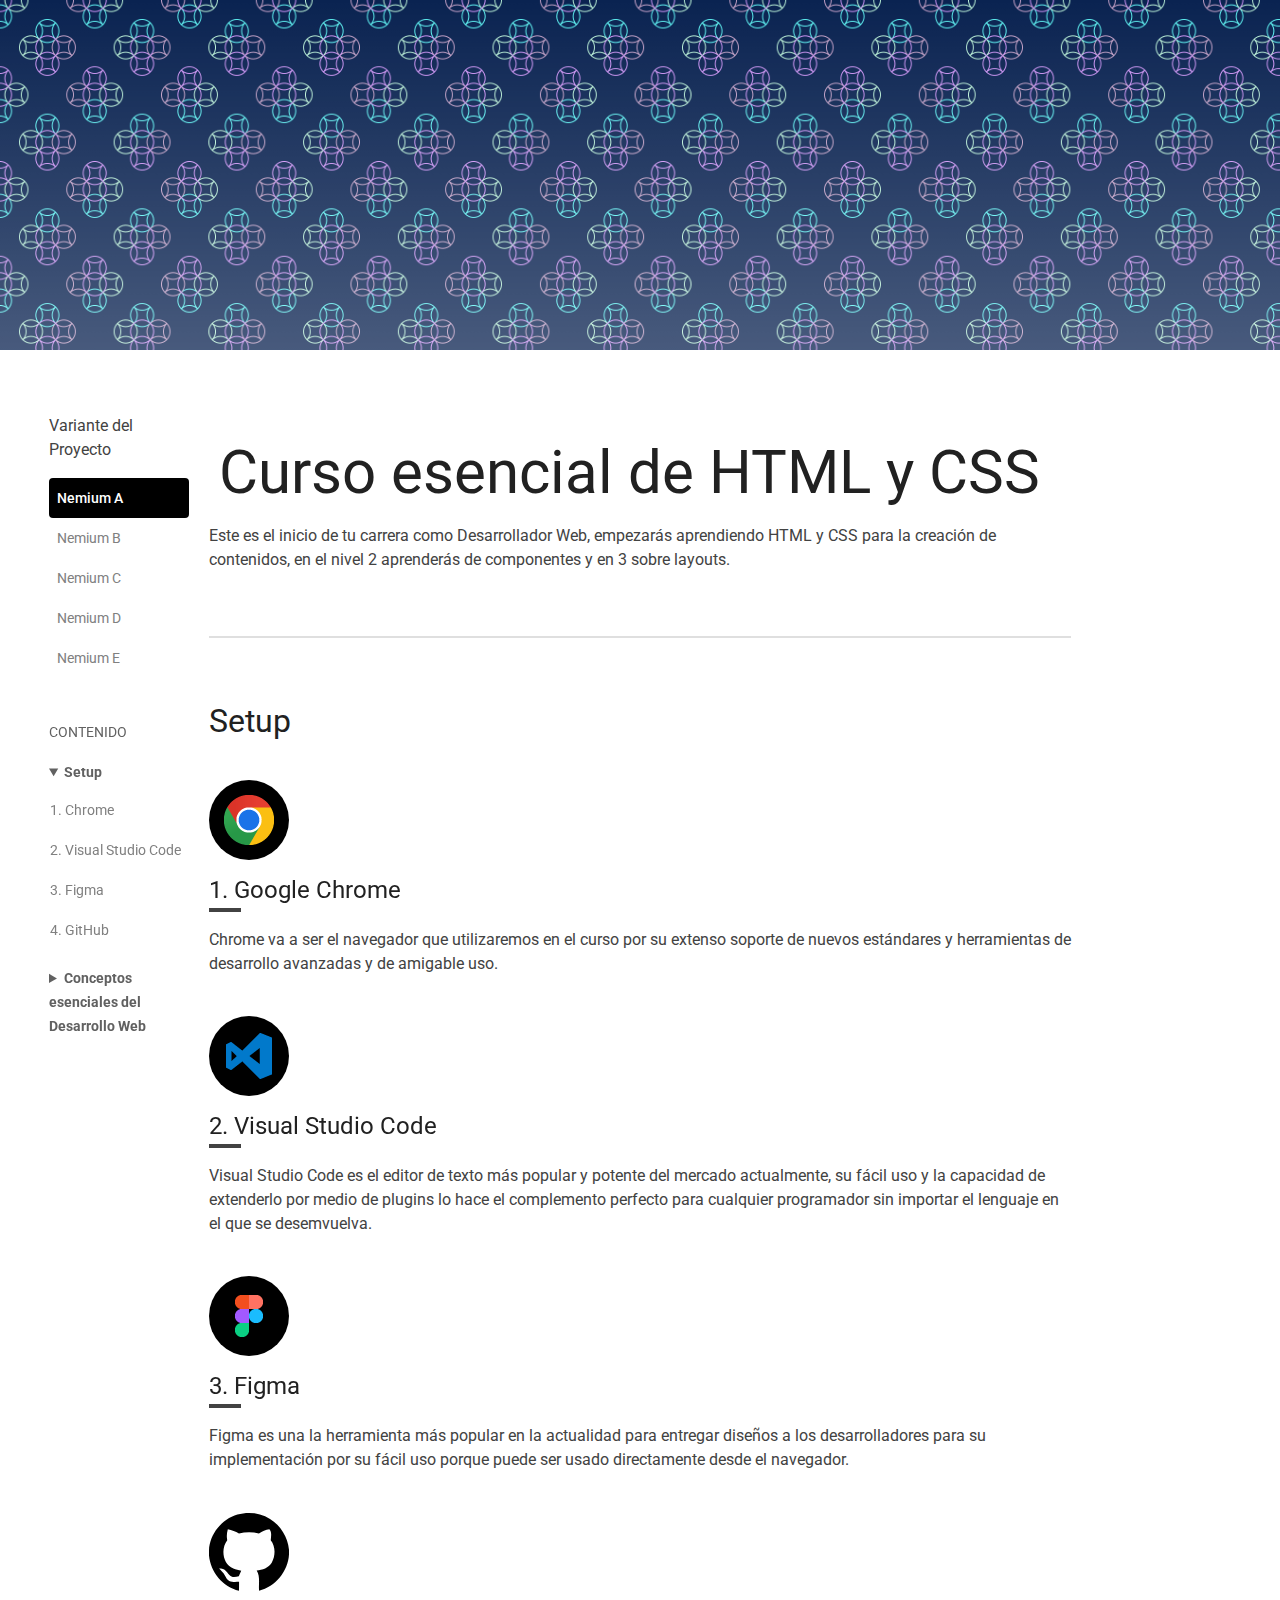
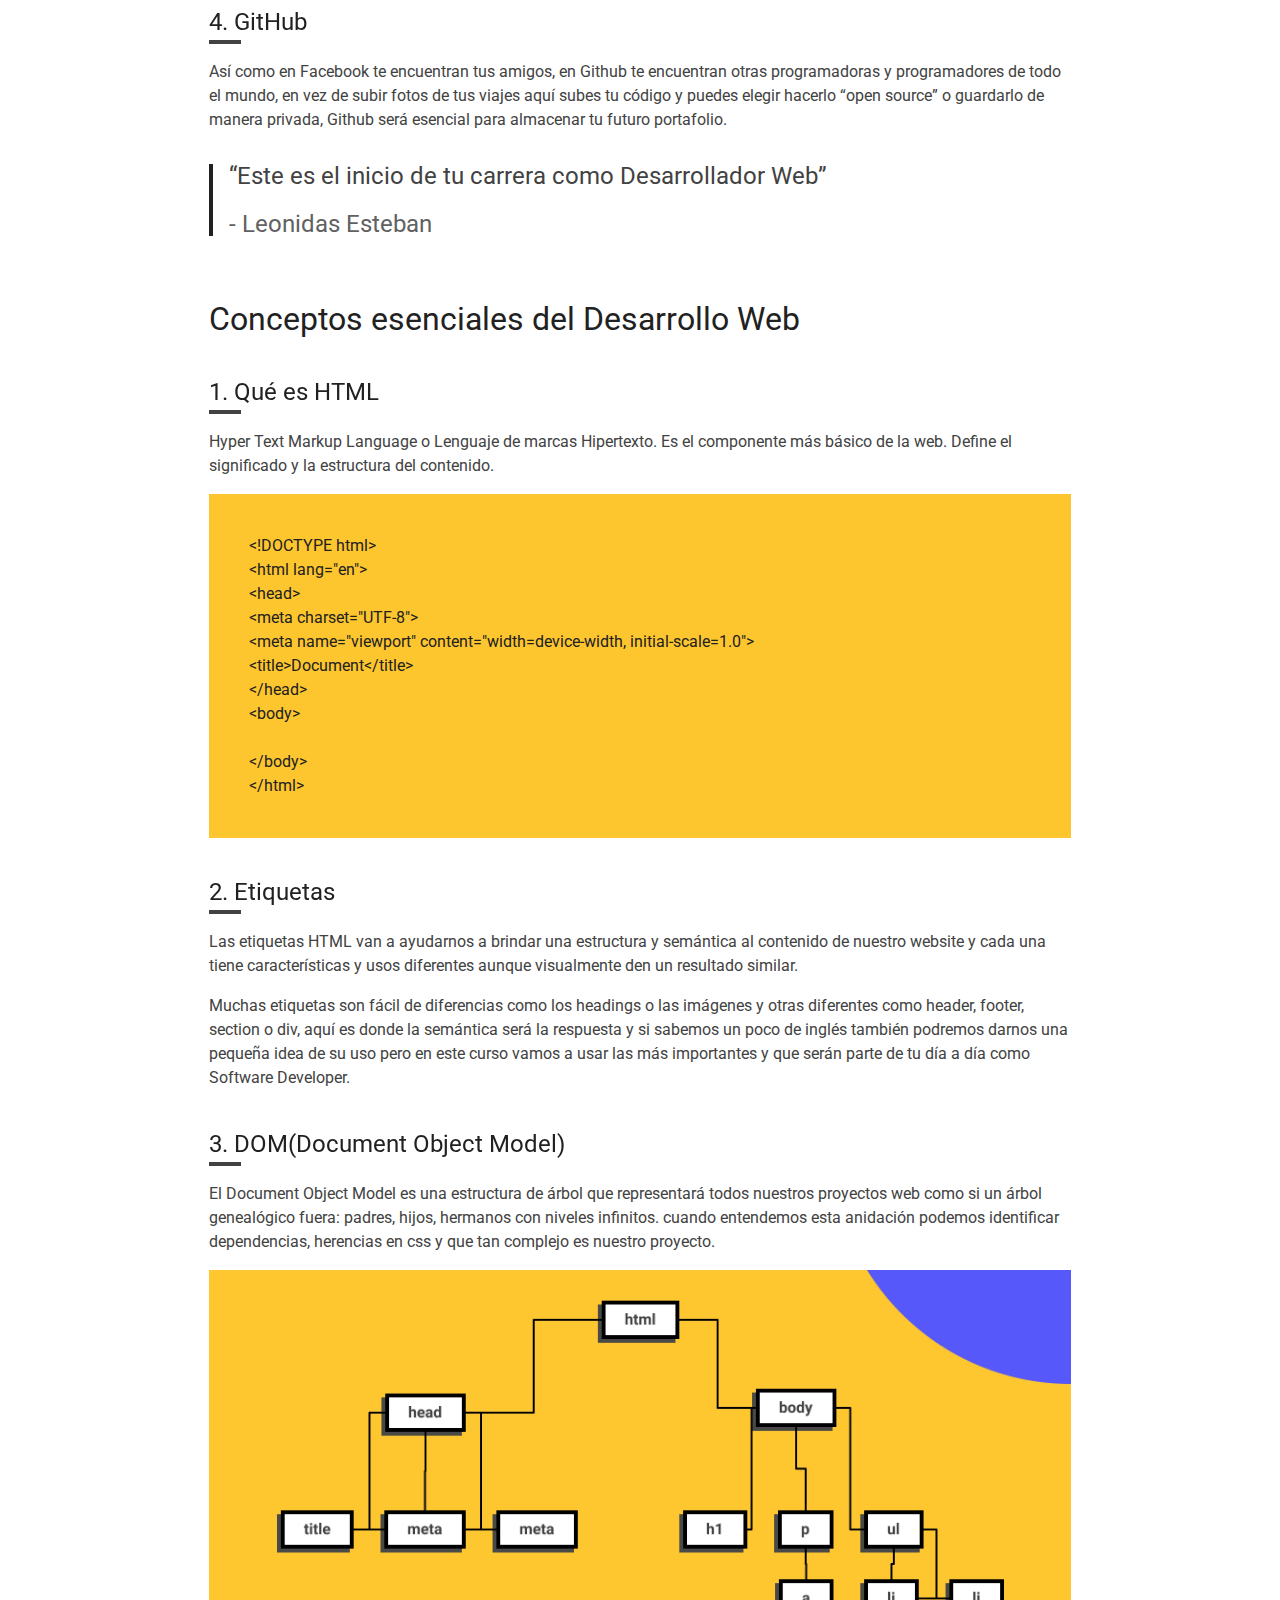
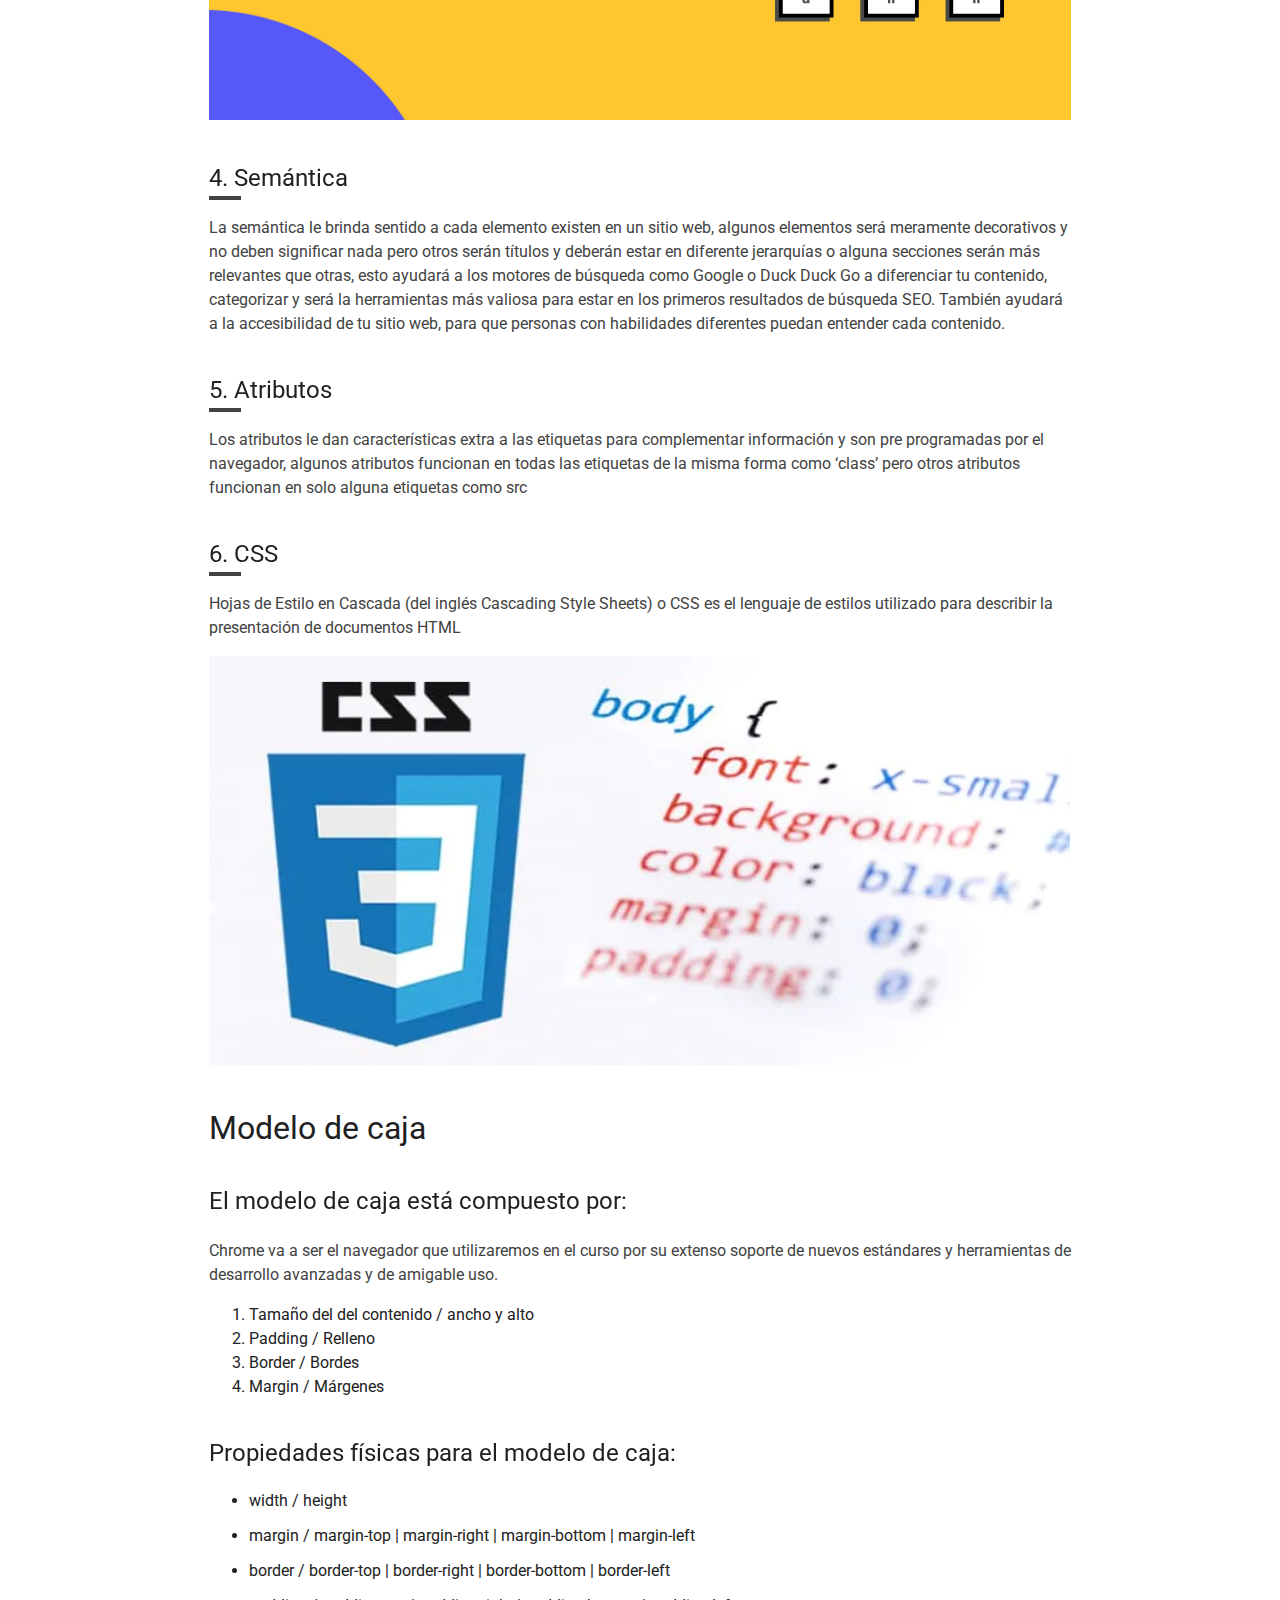
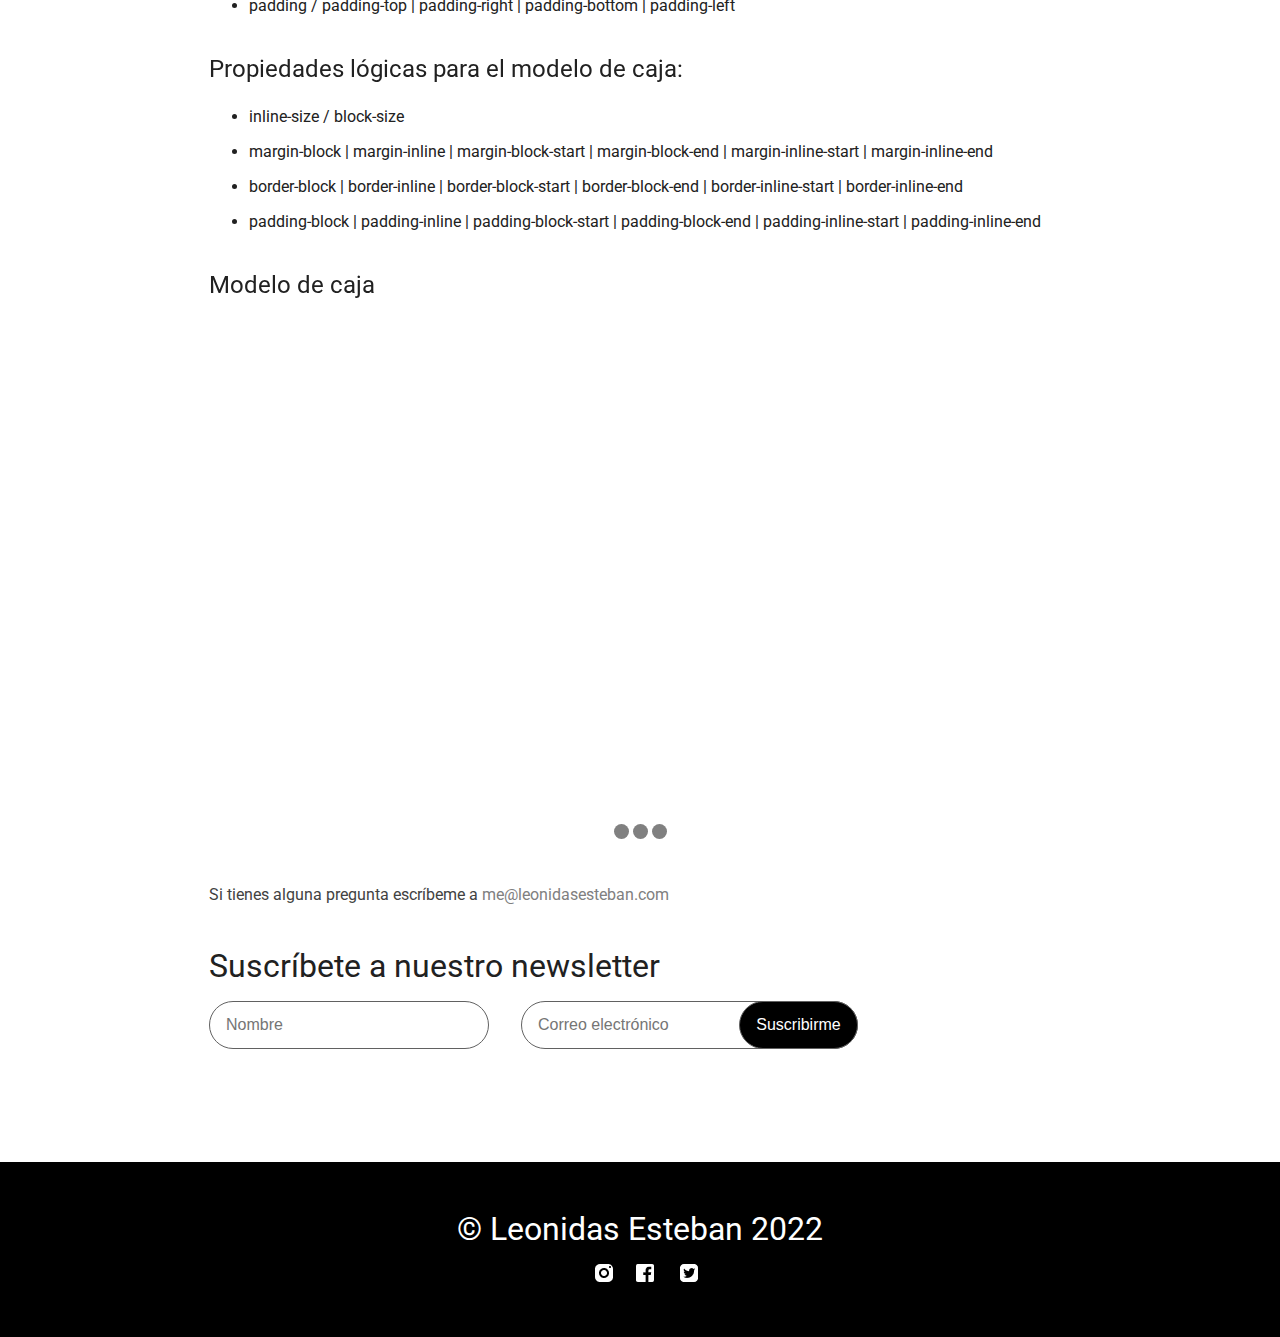
<file: index.html>
<!DOCTYPE html>
<html lang="es">

<head>
  <meta charset="UTF-8">
  <meta http-equiv="X-UA-Compatible" content="IE=edge">
  <meta name="viewport" content="width=device-width, initial-scale=1.0">
  <link rel="preconnect" href="https://fonts.googleapis.com">
  <link rel="preconnect" href="https://fonts.gstatic.com" crossorigin>
  <link
    href="https://fonts.googleapis.com/css2?family=Montserrat:wght@400;500;700&family=Nunito:wght@400;600;700&family=Roboto:wght@400;500;700&family=Rubik:wght@400;500;700&display=swap"
    rel="stylesheet">
  <link rel="stylesheet" href="./css/styles.css">
  <!-- <link rel="stylesheet" href="./css/fonts.css"> -->
  <title>Nemium</title>
</head>

<body>
  <div class="hero"></div>
  <div class="header-variant">
    <div class="wrapper">
      <div class="variant-content">
        <div class="variant">
          <p>Variante del Proyecto</p>
          <nav>
            <ul>
              <li class="active"><a href="#">Nemium A</a></li>
              <li><a href="index2.html">Nemium B</a></li>
              <li><a href="index3.html">Nemium C</a></li>
              <li><a href="index4.html">Nemium D</a></li>
              <li><a href="index5.html">Nemium E</a></li>
            </ul>
          </nav>
        </div>
      </div>
    </div>
  </div>
  <div class="header">
    <div class="wrapper">
      <div class="header-content">
        <header>
          <p>CONTENIDO</p>
          <nav>
            <details open>
              <summary>
                Setup
              </summary>
              <ol>
                <li><a href="#chrome">Chrome</a></li>
                <li><a href="#vscode">Visual Studio Code</a></li>
                <li><a href="#figma">Figma</a></li>
                <li><a href="#github">GitHub</a></li>
              </ol>
            </details>
            <details>
              <summary>Conceptos esenciales del Desarrollo Web</summary>
              <ol>
                <li><a href="#html">Qué es HTML </a></li>
                <li><a href="#etiquetas">Etiquetas</a></li>
                <li><a href="#dom">DOM</a></li>
                <li><a href="#semantica">Semántica</a></li>
                <li><a href="#atributos">Atributos</a></li>
                <li><a href="#css">Qué es CSS</a> </li>
              </ol>
            </details>
          </nav>
        </header>
      </div>
    </div>
  </div>
  <main class="main">
    <div class="wrapper">
      <div class="main-content">
        <h1>Curso esencial de HTML y CSS</h1>
        <p>Este es el inicio de tu carrera como Desarrollador Web, empezarás aprendiendo HTML y CSS para la creación de
          contenidos, en el nivel 2 aprenderás de componentes y en 3 sobre layouts.</p>
        <hr>
        <section class="section-content">

          <h2>Setup</h2>
          <picture>
            <img src="./images/chrome.png" alt="Logo del navegador web Google Chrome">
          </picture>
          <h3 id="chrome">Google Chrome</h3>
          <p>Chrome va a ser el navegador que utilizaremos en el curso por su extenso soporte de nuevos estándares y
            herramientas de desarrollo avanzadas y de amigable uso.</p>
          <picture>
            <img src="./images/vscode.png" alt="Logo del editor de codigo Visual Studio Code">
          </picture>
          <h3 id="vscode">Visual Studio Code</h3>
          <p>
            Visual Studio Code es el editor de texto más popular y potente del mercado actualmente, su fácil uso y la
            capacidad
            de extenderlo por medio de plugins lo hace el complemento perfecto para cualquier programador sin importar
            el
            lenguaje en el que se desemvuelva.
          </p>
          <picture>
            <img src="./images/figma.png" alt="Logo del editor Figma">
          </picture>
          <h3 id="figma">Figma</h3>
          <p>Figma es una la herramienta más popular en la actualidad para entregar diseños a los desarrolladores para
            su
            implementación por su fácil uso porque puede ser usado directamente desde el navegador.</p>
          <picture>
            <svg id="icons" viewBox="0 0 80 80" xmlns="http://www.w3.org/2000/svg">
              <path
                d=" M 28.43 2.62 C 39.24 -0.50 51.45 0.84 61.01 6.91 C 71.75 13.42 78.78 25.20 80.00 37.64 L 80.00 42.57 C 78.98 59.34 66.50 74.76 50.08 78.69 C 49.39 72.00 51.49 64.61 47.68 58.58 C 53.37 57.87 59.63 55.88 62.72 50.67 C 66.49 43.78 66.75 34.60 61.73 28.24 C 62.01 24.65 63.03 20.25 60.41 17.27 C 56.59 17.70 53.25 19.68 49.95 21.49 C 43.37 19.92 36.53 19.99 29.94 21.48 C 26.53 19.37 22.80 17.80 18.83 17.13 C 17.81 20.72 17.48 24.47 18.23 28.15 C 11.57 36.76 13.63 52.26 24.35 56.61 C 26.86 57.70 29.58 58.12 32.25 58.67 C 31.40 60.53 30.58 62.41 29.80 64.30 C 27.41 64.66 24.82 65.57 22.49 64.49 C 19.05 62.64 17.75 58.10 13.88 56.89 C 12.93 56.82 11.03 56.69 10.08 56.62 C 12.05 58.77 14.37 60.68 15.74 63.30 C 16.99 65.31 17.85 67.91 20.22 68.88 C 23.29 70.28 26.78 69.85 30.06 69.77 C 30.06 72.74 30.06 75.70 30.02 78.67 C 13.80 74.87 1.46 59.90 0.00 43.42 L 0.00 38.29 C 0.95 22.03 12.78 7.15 28.43 2.62 Z" />
            </svg>
          </picture>
          <h3 id="github">GitHub</h3>
          <p>Así como en Facebook te encuentran tus amigos, en Github te encuentran otras programadoras y programadores
            de
            todo
            el mundo, en vez de subir fotos de tus viajes aquí subes tu código y puedes elegir hacerlo “open source” o
            guardarlo
            de manera privada, Github será esencial para almacenar tu futuro portafolio.</p>
          <blockquote>
            <p>
              “Este es el inicio de tu carrera como Desarrollador Web”
            </p>
            <p>
              <span>
                Leonidas Esteban
              </span>
            </p>
          </blockquote>
        </section>
        <hr>
        <section class="section-content">
          <h2>Conceptos esenciales del Desarrollo Web</h2>
          <h3 id="html">Qué es HTML</h3>
          <p>Hyper Text Markup Language o Lenguaje de marcas Hipertexto. Es el componente más básico de la web. Define
            el
            significado y la estructura del contenido.</p>
          <pre>
&lt;!DOCTYPE html&gt;
&lt;html lang=&quot;en&quot;&gt;
&lt;head&gt;
&lt;meta charset=&quot;UTF-8&quot;&gt;
&lt;meta name=&quot;viewport&quot; content=&quot;width=device-width, initial-scale=1.0&quot;&gt;
&lt;title&gt;Document&lt;/title&gt;
&lt;/head&gt;
&lt;body&gt;

&lt;/body&gt;
&lt;/html&gt;
</pre>
          <h3 id="etiquetas">Etiquetas</h3>
          <p>Las etiquetas HTML van a ayudarnos a brindar una estructura y semántica al contenido de nuestro website y
            cada
            una
            tiene características y usos diferentes aunque visualmente den un resultado similar.</p>
          <p>Muchas etiquetas son fácil de diferencias como los headings o las imágenes y otras diferentes como header,
            footer,
            section o div, aquí es donde la semántica será la respuesta y si sabemos un poco de inglés también podremos
            darnos
            una pequeña idea de su uso pero en este curso vamos a usar las más importantes y que serán parte de tu día a
            día
            como Software Developer.</p>
          <h3 id="dom">DOM(Document Object Model)</h3>
          <p>El Document Object Model es una estructura de árbol que representará todos nuestros proyectos web como si
            un
            árbol
            genealógico fuera: padres, hijos, hermanos con niveles infinitos. cuando entendemos esta anidación podemos
            identificar dependencias, herencias en css y que tan complejo es nuestro proyecto.</p>
          <img src="./images/dom.webp" alt="Estructura del arbol del Document object model (DOM)">
          <h3 id="semantica">Semántica</h3>
          <p>La semántica le brinda sentido a cada elemento existen en un sitio web, algunos elementos será meramente
            decorativos y no deben significar nada pero otros serán títulos y deberán estar en diferente jerarquías o
            alguna
            secciones serán más relevantes que otras, esto ayudará a los motores de búsqueda como Google o Duck Duck Go
            a
            diferenciar tu contenido, categorizar y será la herramientas más valiosa para estar en los primeros
            resultados
            de
            búsqueda SEO. También ayudará a la accesibilidad de tu sitio web, para que personas con habilidades
            diferentes
            puedan entender cada contenido.</p>
          <h3 id="atributos">Atributos</h3>
          <p>Los atributos le dan características extra a las etiquetas para complementar información y son pre
            programadas
            por
            el navegador, algunos atributos funcionan en todas las etiquetas de la misma forma como ‘class’ pero otros
            atributos
            funcionan en solo alguna etiquetas como src</p>
          <h3 id="css">CSS</h3>
          <p>Hojas de Estilo en Cascada (del inglés Cascading Style Sheets) o CSS es el lenguaje de estilos utilizado
            para
            describir la presentación de documentos HTML</p>
          <img src="./images/imagecss.webp" alt="imagen referecial a css y su estructura">
        </section>
        <hr>
        <section class="section-content model-box">


          <h2>Modelo de caja</h2>
          <h3>El modelo de caja está compuesto por:</h3>
          <p>Chrome va a ser el navegador que utilizaremos en el curso por su extenso soporte de nuevos estándares y
            herramientas de desarrollo avanzadas y de amigable uso.</p>
          <ol>
            <li>Tamaño del del contenido / ancho y alto</li>
            <li>Padding / Relleno</li>
            <li>Border / Bordes</li>
            <li>Margin / Márgenes</li>
          </ol>
          <h3>Propiedades físicas para el modelo de caja:</h3>
          <ul>
            <li>width / height</li>
            <li>margin / margin-top | margin-right | margin-bottom | margin-left</li>
            <li>border / border-top | border-right | border-bottom | border-left</li>
            <li>padding / padding-top | padding-right | padding-bottom | padding-left</li>
          </ul>
          <h3>Propiedades lógicas para el modelo de caja:</h3>
          <ul>
            <li>inline-size / block-size</li>
            <li>margin-block | margin-inline | margin-block-start | margin-block-end | margin-inline-start |
              margin-inline-end
            </li>
            <li>border-block | border-inline | border-block-start | border-block-end | border-inline-start |
              border-inline-end
            </li>
            <li>padding-block | padding-inline | padding-block-start | padding-block-end | padding-inline-start |
              padding-inline-end</li>
          </ul>

          <h3>Modelo de caja</h3>
          <div class="section-content">
            <div class="slider">
              <scroll-container class="slider-container">
                <scroll-page class="slider-slide">
                  <iframe id="slide1" class="video" width="560" height="315"
                    src="https://www.youtube.com/embed/5f5Ig_U2Bpk" title="YouTube video player" frameborder="0"
                    allow="accelerometer; autoplay; clipboard-write; encrypted-media; gyroscope; picture-in-picture"
                    allowfullscreen></iframe>
                </scroll-page>
                <scroll-page class="slider-slide">
                  <iframe id="slide2" class="video" width="560" height="315"
                    src="https://www.youtube.com/embed/GGw-00NLRSg" title="YouTube video player" frameborder="0"
                    allow="accelerometer; autoplay; clipboard-write; encrypted-media; gyroscope; picture-in-picture"
                    allowfullscreen></iframe>
                </scroll-page>
                <scroll-page class="slider-slide">
                  <iframe id="slide3" class="video" width="560" height="315"
                    src="https://www.youtube.com/embed/129HfPylOig" title="YouTube video player" frameborder="0"
                    allow="accelerometer; autoplay; clipboard-write; encrypted-media; gyroscope; picture-in-picture"
                    allowfullscreen></iframe>
                </scroll-page>
              </scroll-container>
              <div class="slider-bullet-list">
                <a class="slider-bullet" href="#slide1"></a>
                <a class="slider-bullet" href="#slide2"></a>
                <a class="slider-bullet" href="#slide3"></a>
              </div>

            </div>
          </div>
        </section>
        <p class="link-mail">Si tienes alguna pregunta escríbeme a
          <a href="mailto:me@leonidasesteban.com">me@leonidasesteban.com</a>
        </p>
        <div class="section-content">
          <h2>Suscríbete a nuestro newsletter</h2>
          <form class="form" action="#">
            <input type="text" placeholder="Nombre">
            <div class="btn-content">
              <input type="text" placeholder="Correo electrónico">
              <input type="submit" value="Suscribirme">
            </div>
          </form>
        </div>
      </div>
    </div>

  </main>
  <footer>
    <div class="footer-content">
      <h2>&copy; Leonidas Esteban 2022</h2>
      <div class="socials-content">
        <a href="" class="socials-link">
          <img src="icons/ig.png" alt="">
        </a>
        <a href="" class="socials-link">
          <img src="icons/fb.png" alt="">
        </a>
        <a href="" class="socials-link">
          <img src="icons/tw.png" alt="">
        </a>
      </div>
    </div>
  </footer>
</body>

</html>
</file>
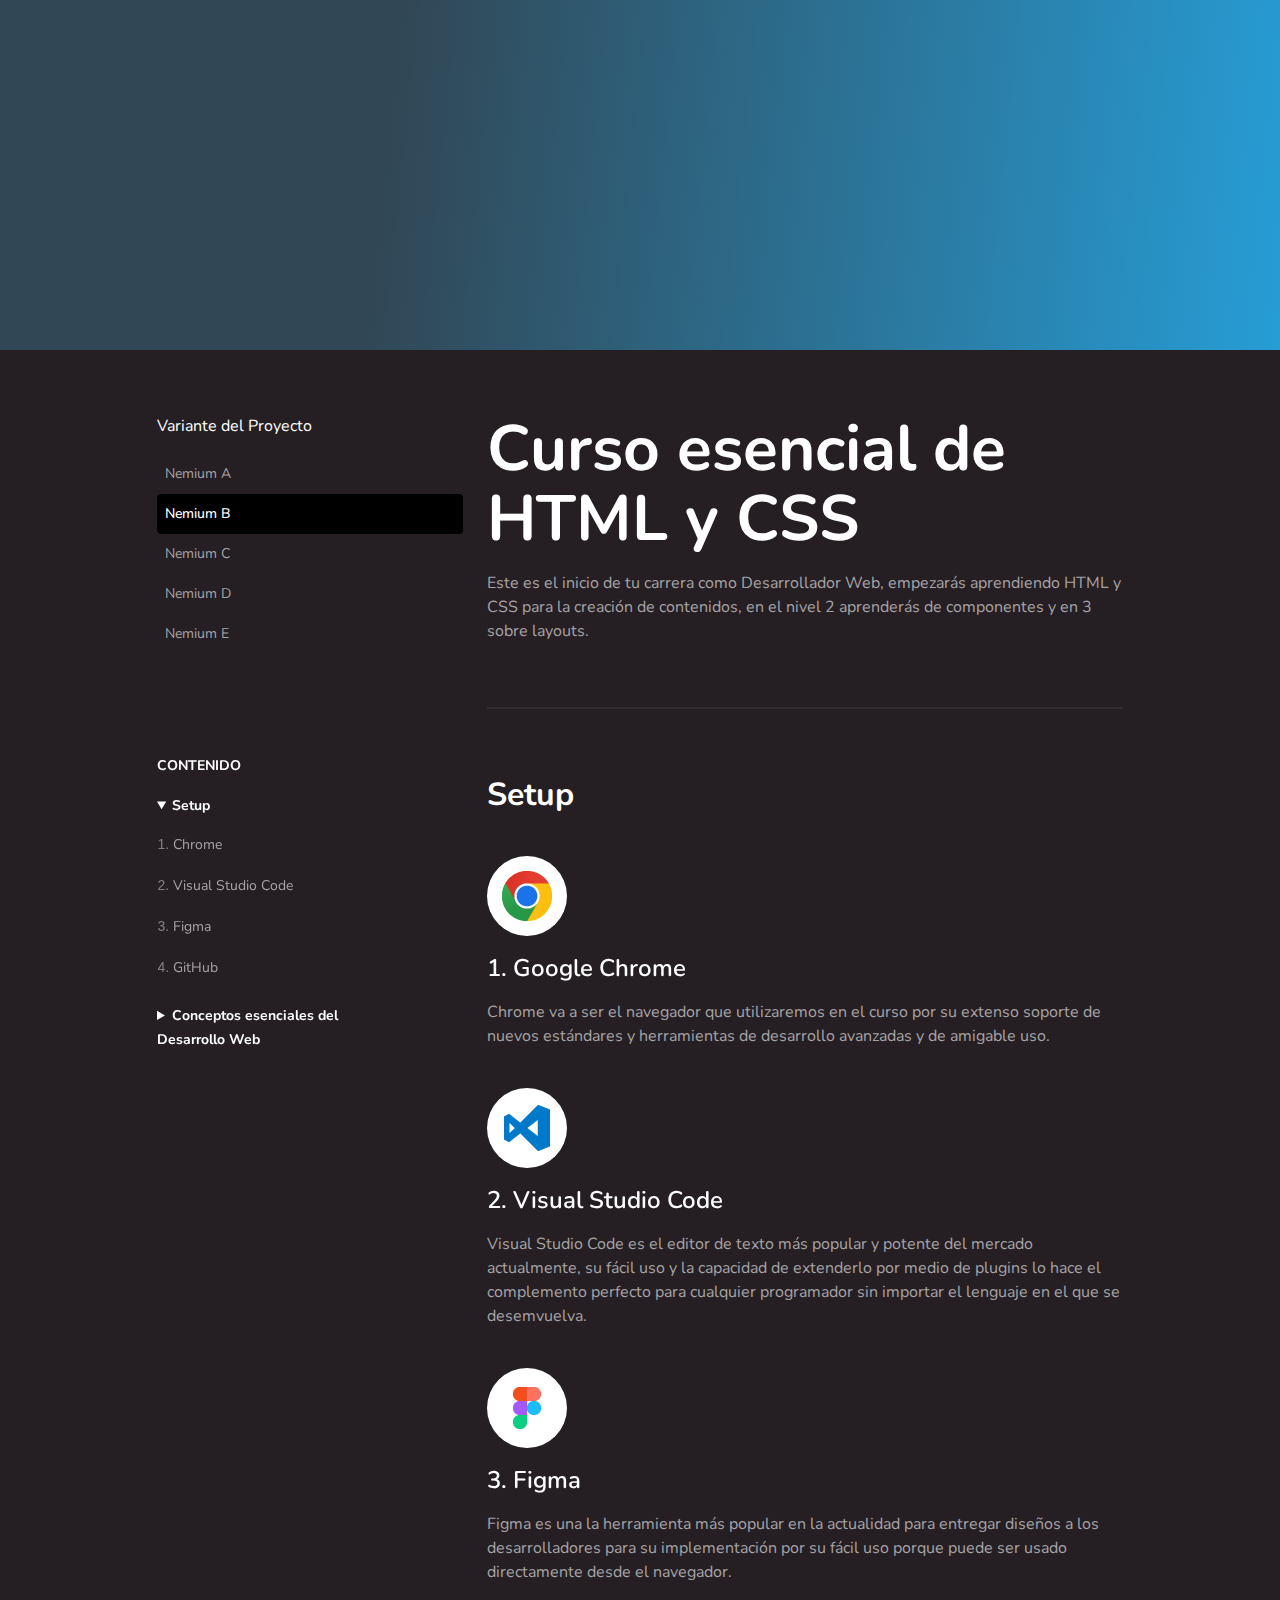
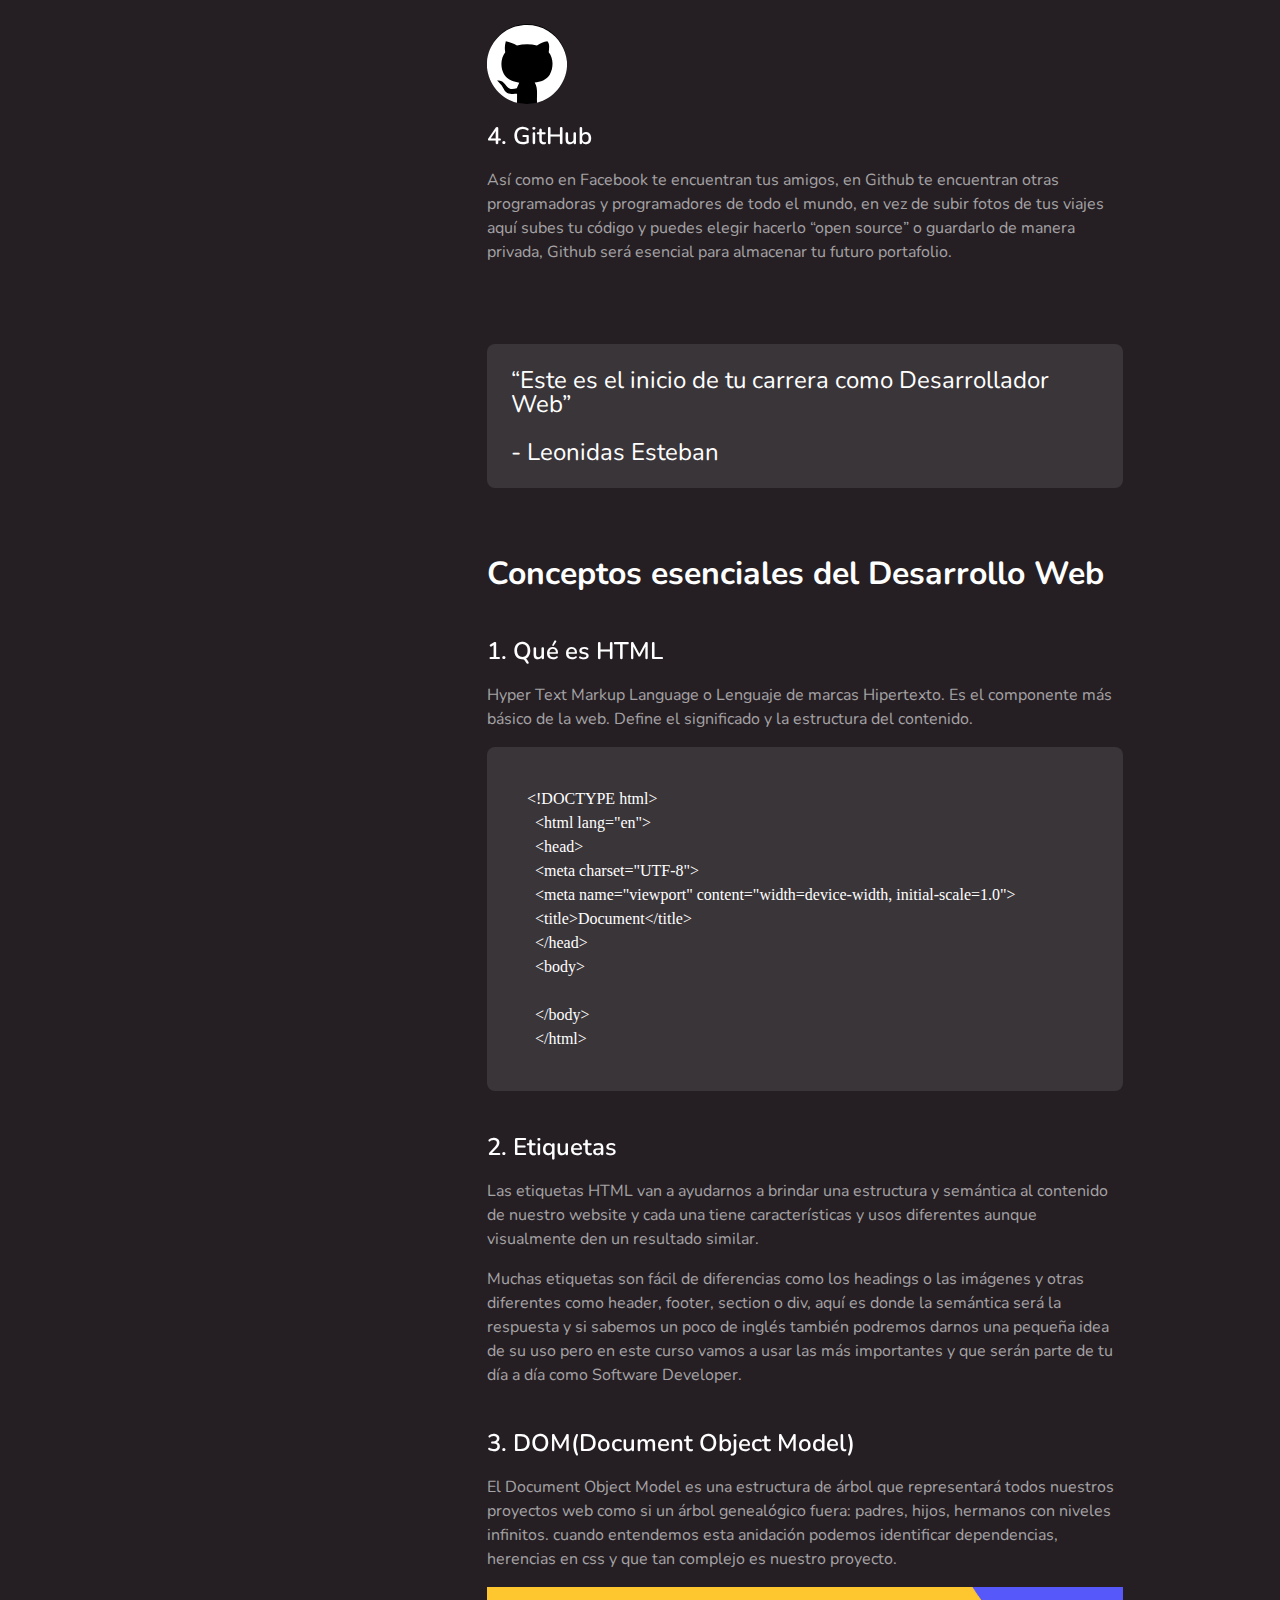
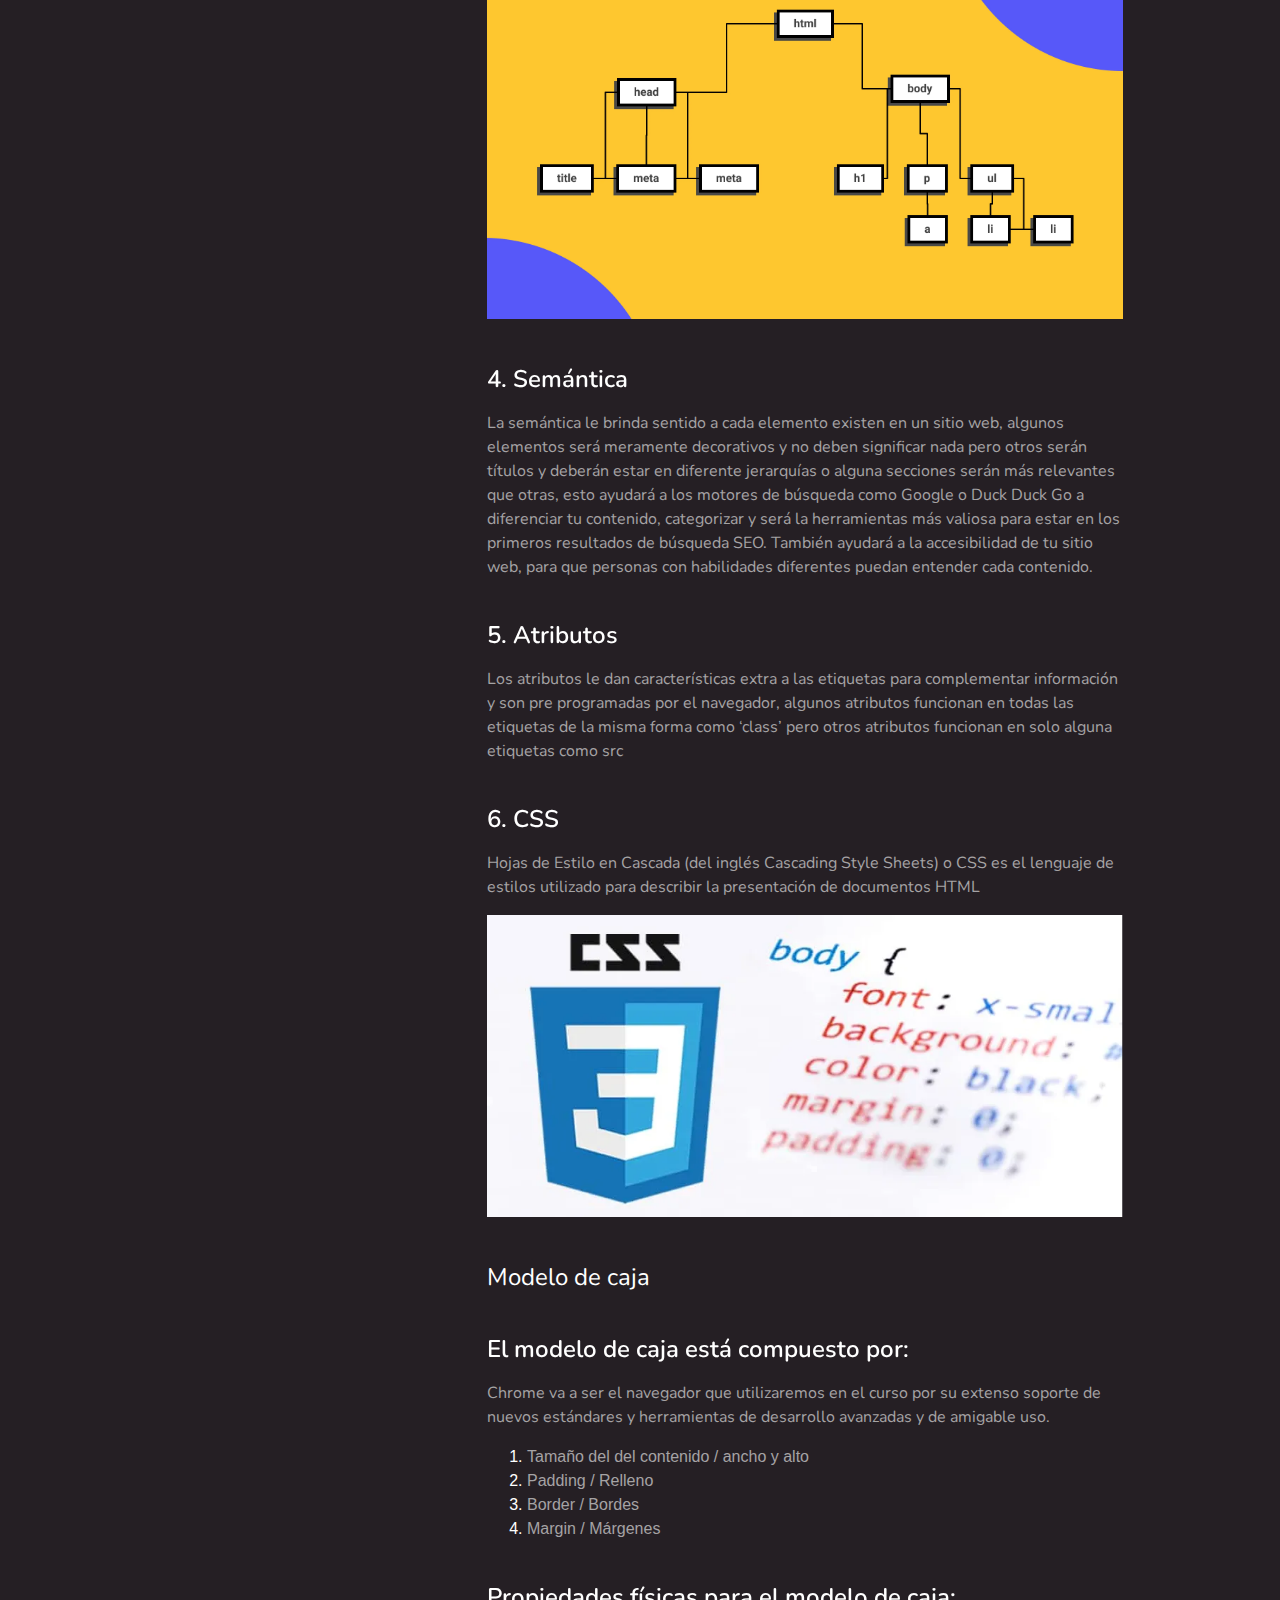
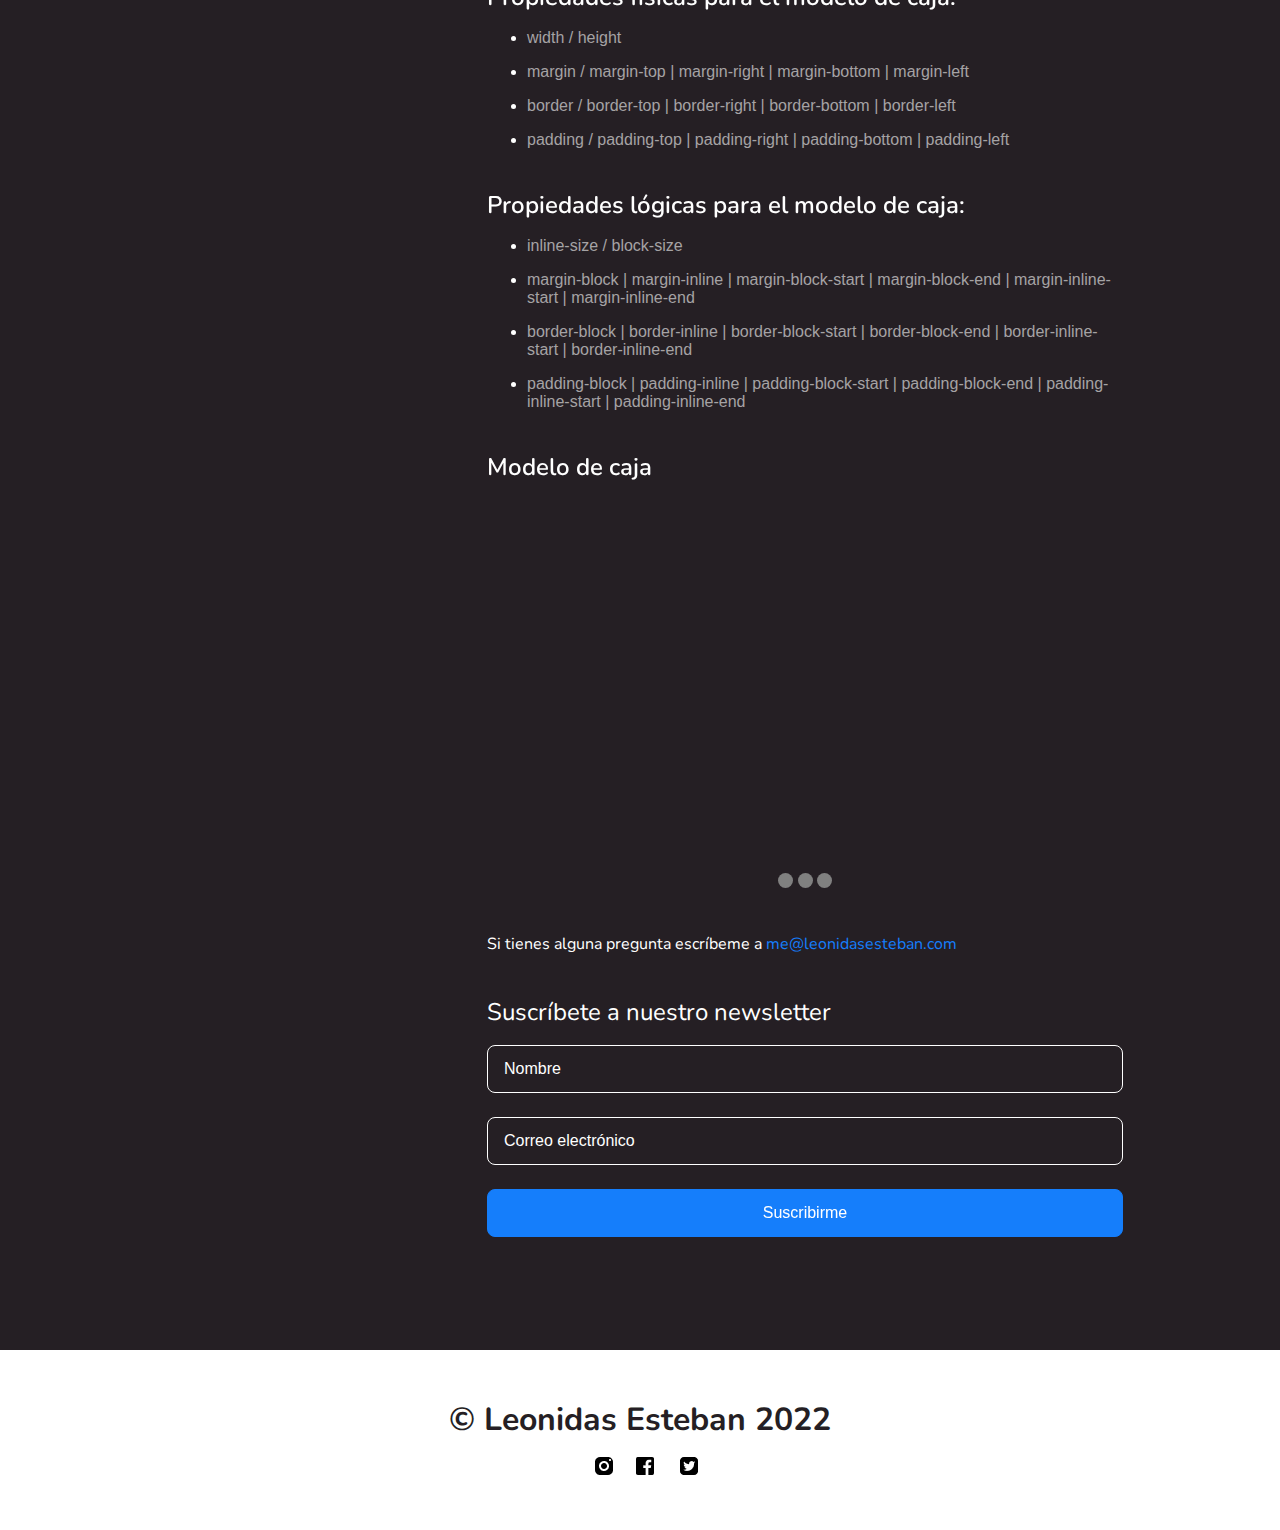
<file: index2.html>
<!DOCTYPE html>
<html lang="es">

<head>
  <meta charset="UTF-8">
  <meta http-equiv="X-UA-Compatible" content="IE=edge">
  <meta name="viewport" content="width=device-width, initial-scale=1.0">
  <link rel="preconnect" href="https://fonts.googleapis.com">
  <link rel="preconnect" href="https://fonts.gstatic.com" crossorigin>
  <!-- <link
    href="https://fonts.googleapis.com/css2?family=Montserrat:wght@400;500;700&family=Nunito:wght@400;600;700&family=Roboto:wght@400;500;700&family=Rubik:wght@400;500;700&display=swap"
    rel="stylesheet"> -->
  <link rel="preconnect" href="https://fonts.googleapis.com">
  <link rel="preconnect" href="https://fonts.gstatic.com" crossorigin>
  <link href="https://fonts.googleapis.com/css2?family=Nunito:wght@400;600;700&display=swap" rel="stylesheet">
  <link rel="stylesheet" href="./css/styles.css">
  <link rel="stylesheet" href="./css/styles2.css">
  <!-- <link rel="stylesheet" href="./css/fonts.css"> -->
  <title>Nemium</title>
</head>

<body>
  <div class="hero"></div>
  <div class="main-wrapper">
    <div class="header">
      <div class="wrapper">
        <div class="variant-content">
          <div class="variant">
            <p>Variante del Proyecto</p>
            <nav>
              <ul>
                <li><a href="index.html">Nemium A</a></li>
                <li class="active"><a href="#">Nemium B</a></li>
                <li><a href="index3.html">Nemium C</a></li>
                <li><a href="index4.html">Nemium D</a></li>
                <li><a href="index5.html">Nemium E</a></li>
              </ul>
            </nav>
          </div>

        </div>
        <div class="header-content">
          <header>
            <p>CONTENIDO</p>
            <nav>
              <details open>
                <summary>
                  Setup
                </summary>
                <ol>
                  <li><a href="#chrome">Chrome</a></li>
                  <li><a href="#vscode">Visual Studio Code</a></li>
                  <li><a href="#figma">Figma</a></li>
                  <li><a href="#github">GitHub</a></li>
                </ol>
              </details>
              <details>
                <summary>Conceptos esenciales del Desarrollo Web</summary>
                <ol>
                  <li><a href="#html">Qué es HTML </a></li>
                  <li><a href="#etiquetas">Etiquetas</a></li>
                  <li><a href="#dom">DOM</a></li>
                  <li><a href="#semantica">Semántica</a></li>
                  <li><a href="#atributos">Atributos</a></li>
                  <li><a href="#css">Qué es CSS</a> </li>
                </ol>
              </details>
            </nav>
          </header>
        </div>
      </div>
    </div>
    <main class="main">
      <div class="wrapper">
        <div class="main-content">
          <h1>Curso esencial de HTML y CSS</h1>
          <p>Este es el inicio de tu carrera como Desarrollador Web, empezarás aprendiendo HTML y CSS para la creación
            de
            contenidos, en el nivel 2 aprenderás de componentes y en 3 sobre layouts.</p>
          <hr>
          <section class="section-content">

            <h2>Setup</h2>
            <picture>
              <img src="./images/chrome.png" alt="Logo del navegador web Google Chrome">
            </picture>
            <h3 id="chrome">Google Chrome</h3>
            <p>Chrome va a ser el navegador que utilizaremos en el curso por su extenso soporte de nuevos estándares y
              herramientas de desarrollo avanzadas y de amigable uso.</p>
            <picture>
              <img src="./images/vscode.png" alt="Logo del editor de codigo Visual Studio Code">
            </picture>
            <h3 id="vscode">Visual Studio Code</h3>
            <p>
              Visual Studio Code es el editor de texto más popular y potente del mercado actualmente, su fácil uso y la
              capacidad
              de extenderlo por medio de plugins lo hace el complemento perfecto para cualquier programador sin importar
              el
              lenguaje en el que se desemvuelva.
            </p>
            <picture>
              <img src="./images/figma.png" alt="Logo del editor Figma">
            </picture>
            <h3 id="figma">Figma</h3>
            <p>Figma es una la herramienta más popular en la actualidad para entregar diseños a los desarrolladores para
              su
              implementación por su fácil uso porque puede ser usado directamente desde el navegador.</p>
            <picture>
              <svg id="icons" viewBox="0 0 80 80" xmlns="http://www.w3.org/2000/svg">
                <path
                  d=" M 28.43 2.62 C 39.24 -0.50 51.45 0.84 61.01 6.91 C 71.75 13.42 78.78 25.20 80.00 37.64 L 80.00 42.57 C 78.98 59.34 66.50 74.76 50.08 78.69 C 49.39 72.00 51.49 64.61 47.68 58.58 C 53.37 57.87 59.63 55.88 62.72 50.67 C 66.49 43.78 66.75 34.60 61.73 28.24 C 62.01 24.65 63.03 20.25 60.41 17.27 C 56.59 17.70 53.25 19.68 49.95 21.49 C 43.37 19.92 36.53 19.99 29.94 21.48 C 26.53 19.37 22.80 17.80 18.83 17.13 C 17.81 20.72 17.48 24.47 18.23 28.15 C 11.57 36.76 13.63 52.26 24.35 56.61 C 26.86 57.70 29.58 58.12 32.25 58.67 C 31.40 60.53 30.58 62.41 29.80 64.30 C 27.41 64.66 24.82 65.57 22.49 64.49 C 19.05 62.64 17.75 58.10 13.88 56.89 C 12.93 56.82 11.03 56.69 10.08 56.62 C 12.05 58.77 14.37 60.68 15.74 63.30 C 16.99 65.31 17.85 67.91 20.22 68.88 C 23.29 70.28 26.78 69.85 30.06 69.77 C 30.06 72.74 30.06 75.70 30.02 78.67 C 13.80 74.87 1.46 59.90 0.00 43.42 L 0.00 38.29 C 0.95 22.03 12.78 7.15 28.43 2.62 Z" />
              </svg>
            </picture>
            <h3 id="github">GitHub</h3>
            <p>Así como en Facebook te encuentran tus amigos, en Github te encuentran otras programadoras y
              programadores de
              todo
              el mundo, en vez de subir fotos de tus viajes aquí subes tu código y puedes elegir hacerlo “open source” o
              guardarlo
              de manera privada, Github será esencial para almacenar tu futuro portafolio.</p>
            <blockquote>
              <p>
                “Este es el inicio de tu carrera como Desarrollador Web”
              </p>
              <p>
                <span>
                  Leonidas Esteban
                </span>
              </p>
            </blockquote>
          </section>
          <hr>
          <section class="section-content">
            <h2>Conceptos esenciales del Desarrollo Web</h2>
            <h3 id="html">Qué es HTML</h3>
            <p>Hyper Text Markup Language o Lenguaje de marcas Hipertexto. Es el componente más básico de la web. Define
              el
              significado y la estructura del contenido.</p>
            <pre>
&lt;!DOCTYPE html&gt;
  &lt;html lang=&quot;en&quot;&gt;
  &lt;head&gt;
  &lt;meta charset=&quot;UTF-8&quot;&gt;
  &lt;meta name=&quot;viewport&quot; content=&quot;width=device-width, initial-scale=1.0&quot;&gt;
  &lt;title&gt;Document&lt;/title&gt;
  &lt;/head&gt;
  &lt;body&gt;
  
  &lt;/body&gt;
  &lt;/html&gt;
</pre>
            <h3 id="etiquetas">Etiquetas</h3>
            <p>Las etiquetas HTML van a ayudarnos a brindar una estructura y semántica al contenido de nuestro website y
              cada
              una
              tiene características y usos diferentes aunque visualmente den un resultado similar.</p>
            <p>Muchas etiquetas son fácil de diferencias como los headings o las imágenes y otras diferentes como
              header,
              footer,
              section o div, aquí es donde la semántica será la respuesta y si sabemos un poco de inglés también
              podremos
              darnos
              una pequeña idea de su uso pero en este curso vamos a usar las más importantes y que serán parte de tu día
              a día
              como Software Developer.</p>
            <h3 id="dom">DOM(Document Object Model)</h3>
            <p>El Document Object Model es una estructura de árbol que representará todos nuestros proyectos web como si
              un
              árbol
              genealógico fuera: padres, hijos, hermanos con niveles infinitos. cuando entendemos esta anidación podemos
              identificar dependencias, herencias en css y que tan complejo es nuestro proyecto.</p>
            <img src="./images/dom.webp" alt="Estructura del arbol del Document object model (DOM)">
            <h3 id="semantica">Semántica</h3>
            <p>La semántica le brinda sentido a cada elemento existen en un sitio web, algunos elementos será meramente
              decorativos y no deben significar nada pero otros serán títulos y deberán estar en diferente jerarquías o
              alguna
              secciones serán más relevantes que otras, esto ayudará a los motores de búsqueda como Google o Duck Duck
              Go a
              diferenciar tu contenido, categorizar y será la herramientas más valiosa para estar en los primeros
              resultados
              de
              búsqueda SEO. También ayudará a la accesibilidad de tu sitio web, para que personas con habilidades
              diferentes
              puedan entender cada contenido.</p>
            <h3 id="atributos">Atributos</h3>
            <p>Los atributos le dan características extra a las etiquetas para complementar información y son pre
              programadas
              por
              el navegador, algunos atributos funcionan en todas las etiquetas de la misma forma como ‘class’ pero otros
              atributos
              funcionan en solo alguna etiquetas como src</p>
            <h3 id="css">CSS</h3>
            <p>Hojas de Estilo en Cascada (del inglés Cascading Style Sheets) o CSS es el lenguaje de estilos utilizado
              para
              describir la presentación de documentos HTML</p>
            <img src="./images/imagecss.webp" alt="imagen referecial a css y su estructura">
          </section>
          <hr>
          <section class="section-content model-box">


            <h2>Modelo de caja</h2>
            <h3>El modelo de caja está compuesto por:</h3>
            <p>Chrome va a ser el navegador que utilizaremos en el curso por su extenso soporte de nuevos estándares y
              herramientas de desarrollo avanzadas y de amigable uso.</p>
            <ol>
              <li>Tamaño del del contenido / ancho y alto</li>
              <li>Padding / Relleno</li>
              <li>Border / Bordes</li>
              <li>Margin / Márgenes</li>
            </ol>
            <h3>Propiedades físicas para el modelo de caja:</h3>
            <ul>
              <li>width / height</li>
              <li>margin / margin-top | margin-right | margin-bottom | margin-left</li>
              <li>border / border-top | border-right | border-bottom | border-left</li>
              <li>padding / padding-top | padding-right | padding-bottom | padding-left</li>
            </ul>
            <h3>Propiedades lógicas para el modelo de caja:</h3>
            <ul>
              <li>inline-size / block-size</li>
              <li>margin-block | margin-inline | margin-block-start | margin-block-end | margin-inline-start |
                margin-inline-end
              </li>
              <li>border-block | border-inline | border-block-start | border-block-end | border-inline-start |
                border-inline-end
              </li>
              <li>padding-block | padding-inline | padding-block-start | padding-block-end | padding-inline-start |
                padding-inline-end</li>
            </ul>

            <h3>Modelo de caja</h3>
            <div class="section-content">
              <div class="slider">
                <scroll-container class="slider-container">
                  <scroll-page class="slider-slide">
                    <iframe id="slide1" class="video" width="560" height="315"
                      src="https://www.youtube.com/embed/5f5Ig_U2Bpk" title="YouTube video player" frameborder="0"
                      allow="accelerometer; autoplay; clipboard-write; encrypted-media; gyroscope; picture-in-picture"
                      allowfullscreen></iframe>
                  </scroll-page>
                  <scroll-page class="slider-slide">
                    <iframe id="slide2" class="video" width="560" height="315"
                      src="https://www.youtube.com/embed/GGw-00NLRSg" title="YouTube video player" frameborder="0"
                      allow="accelerometer; autoplay; clipboard-write; encrypted-media; gyroscope; picture-in-picture"
                      allowfullscreen></iframe>
                  </scroll-page>
                  <scroll-page class="slider-slide">
                    <iframe id="slide3" class="video" width="560" height="315"
                      src="https://www.youtube.com/embed/129HfPylOig" title="YouTube video player" frameborder="0"
                      allow="accelerometer; autoplay; clipboard-write; encrypted-media; gyroscope; picture-in-picture"
                      allowfullscreen></iframe>
                  </scroll-page>
                </scroll-container>
                <div class="slider-bullet-list">
                  <a class="slider-bullet" href="#slide1"></a>
                  <a class="slider-bullet" href="#slide2"></a>
                  <a class="slider-bullet" href="#slide3"></a>
                </div>

              </div>
            </div>
          </section>
          <p class="link-mail">Si tienes alguna pregunta escríbeme a
            <a href="mailto:me@leonidasesteban.com">me@leonidasesteban.com</a>
          </p>
          <div class="section-content">
            <h2>Suscríbete a nuestro newsletter</h2>
            <form class="form" action="#">
              <input type="text" placeholder="Nombre">
              <div class="btn-content">
                <input type="text" placeholder="Correo electrónico">
                <input type="submit" value="Suscribirme">
              </div>
            </form>
          </div>
        </div>
      </div>

    </main>
  </div>

  <footer>
    <div class="footer-content">
      <h2>&copy; Leonidas Esteban 2022</h2>
      <div class="socials-content">
        <a href="" class="socials-link">
          <img src="icons/ig.png" alt="">
        </a>
        <a href="" class="socials-link">
          <img src="icons/fb.png" alt="">
        </a>
        <a href="" class="socials-link">
          <img src="icons/tw.png" alt="">
        </a>
      </div>
    </div>
  </footer>
</body>

</html>
</file>
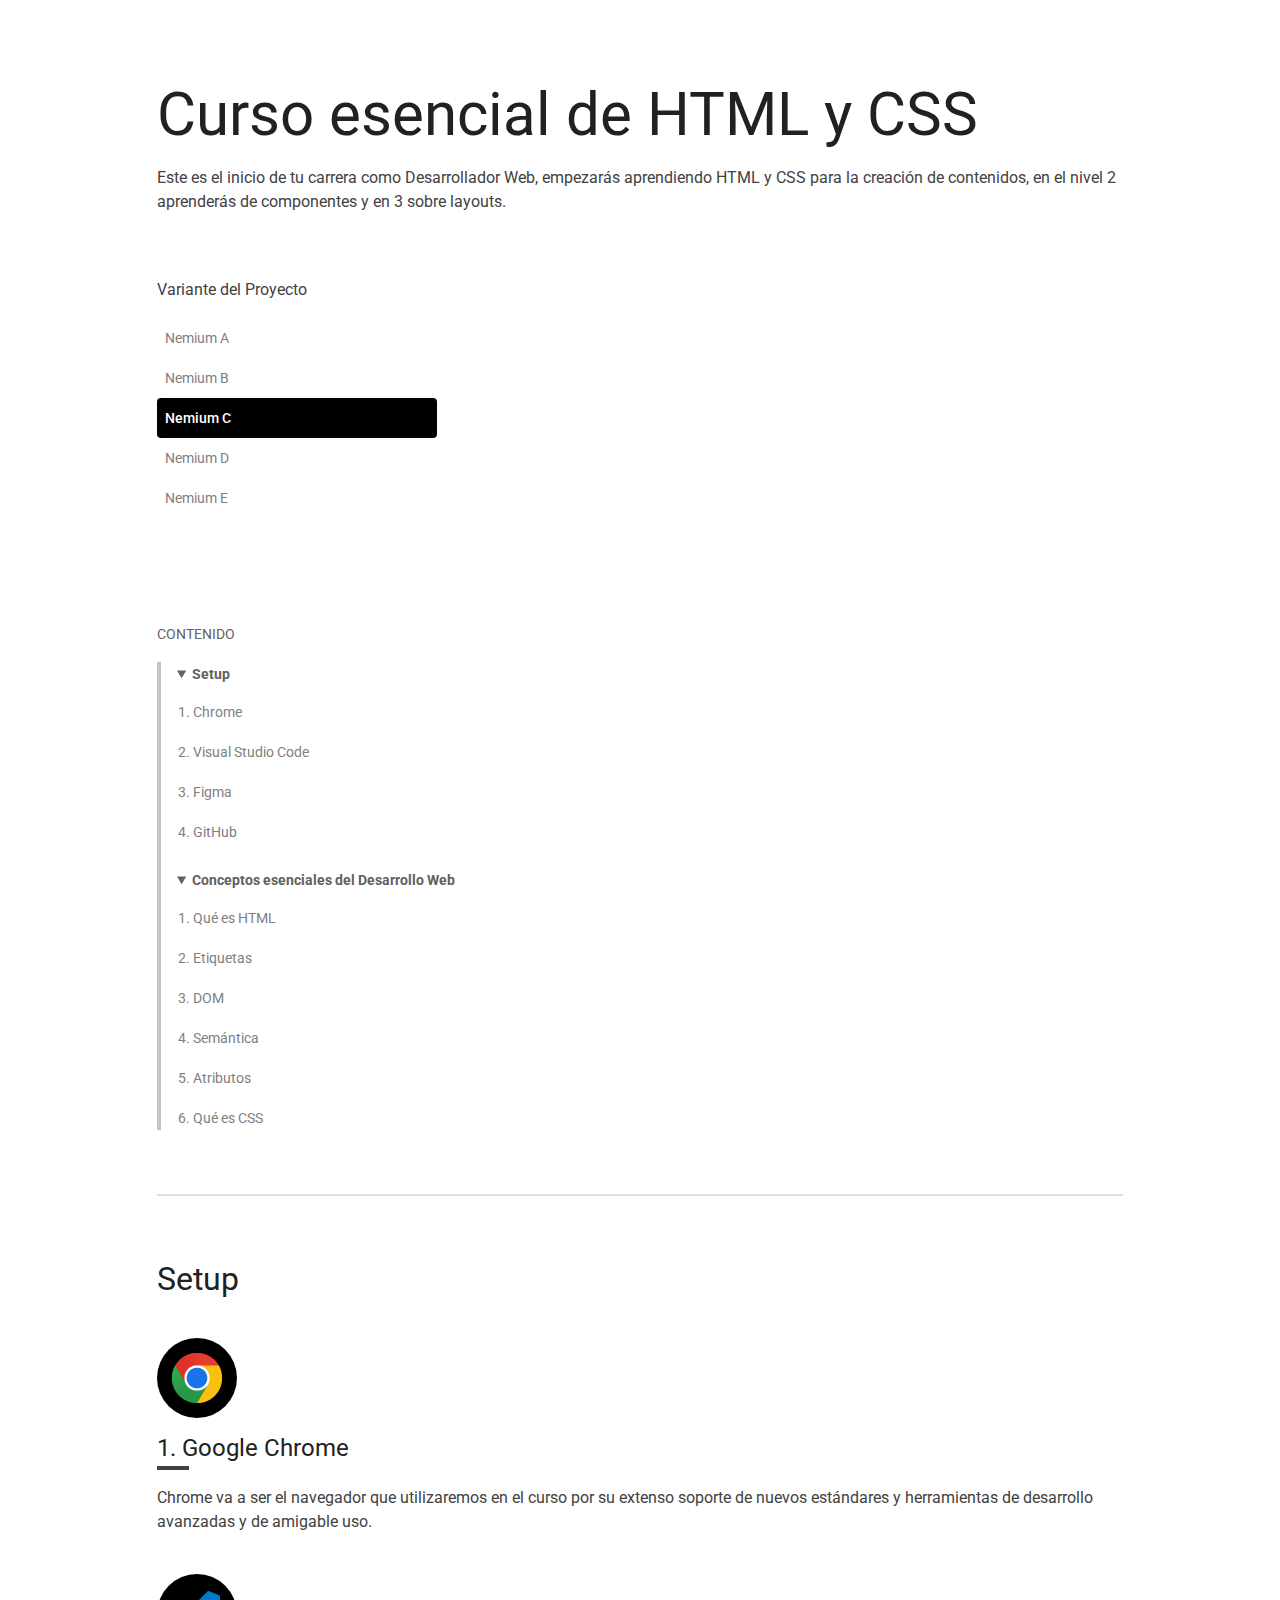
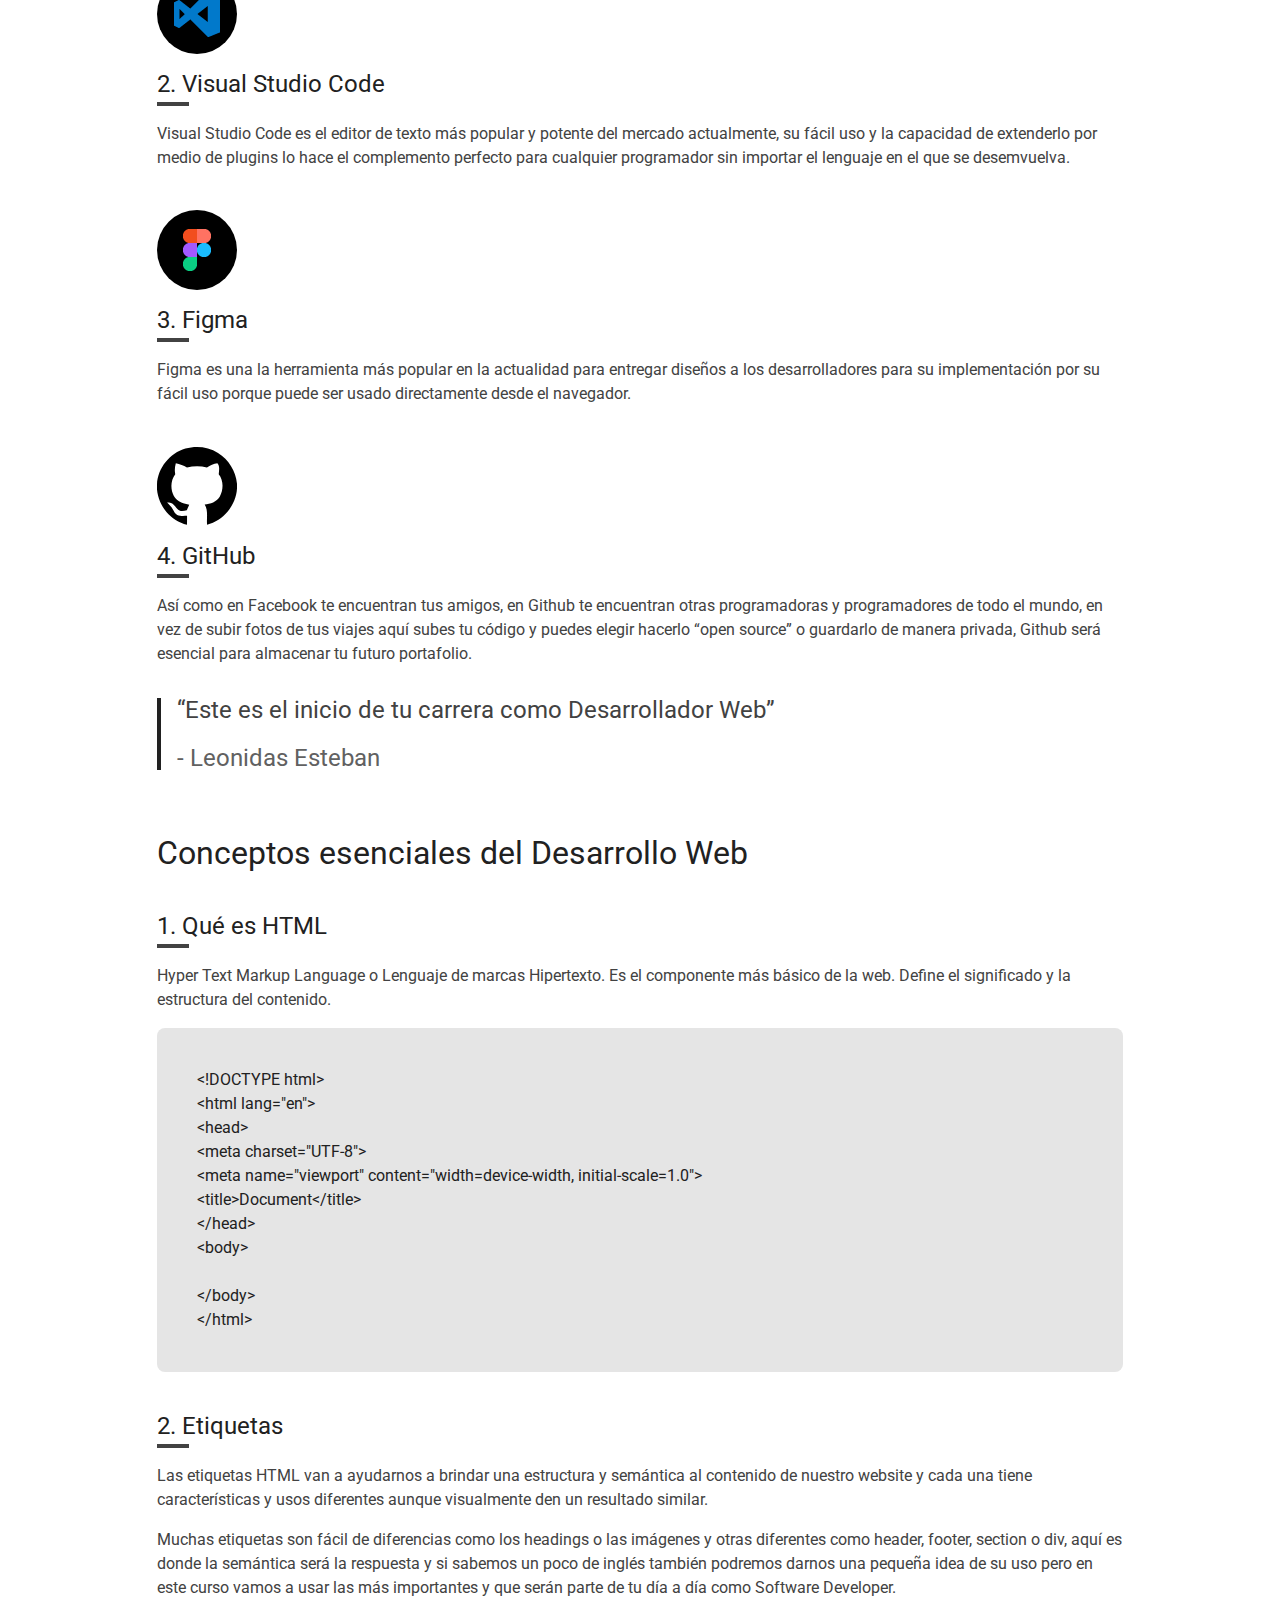
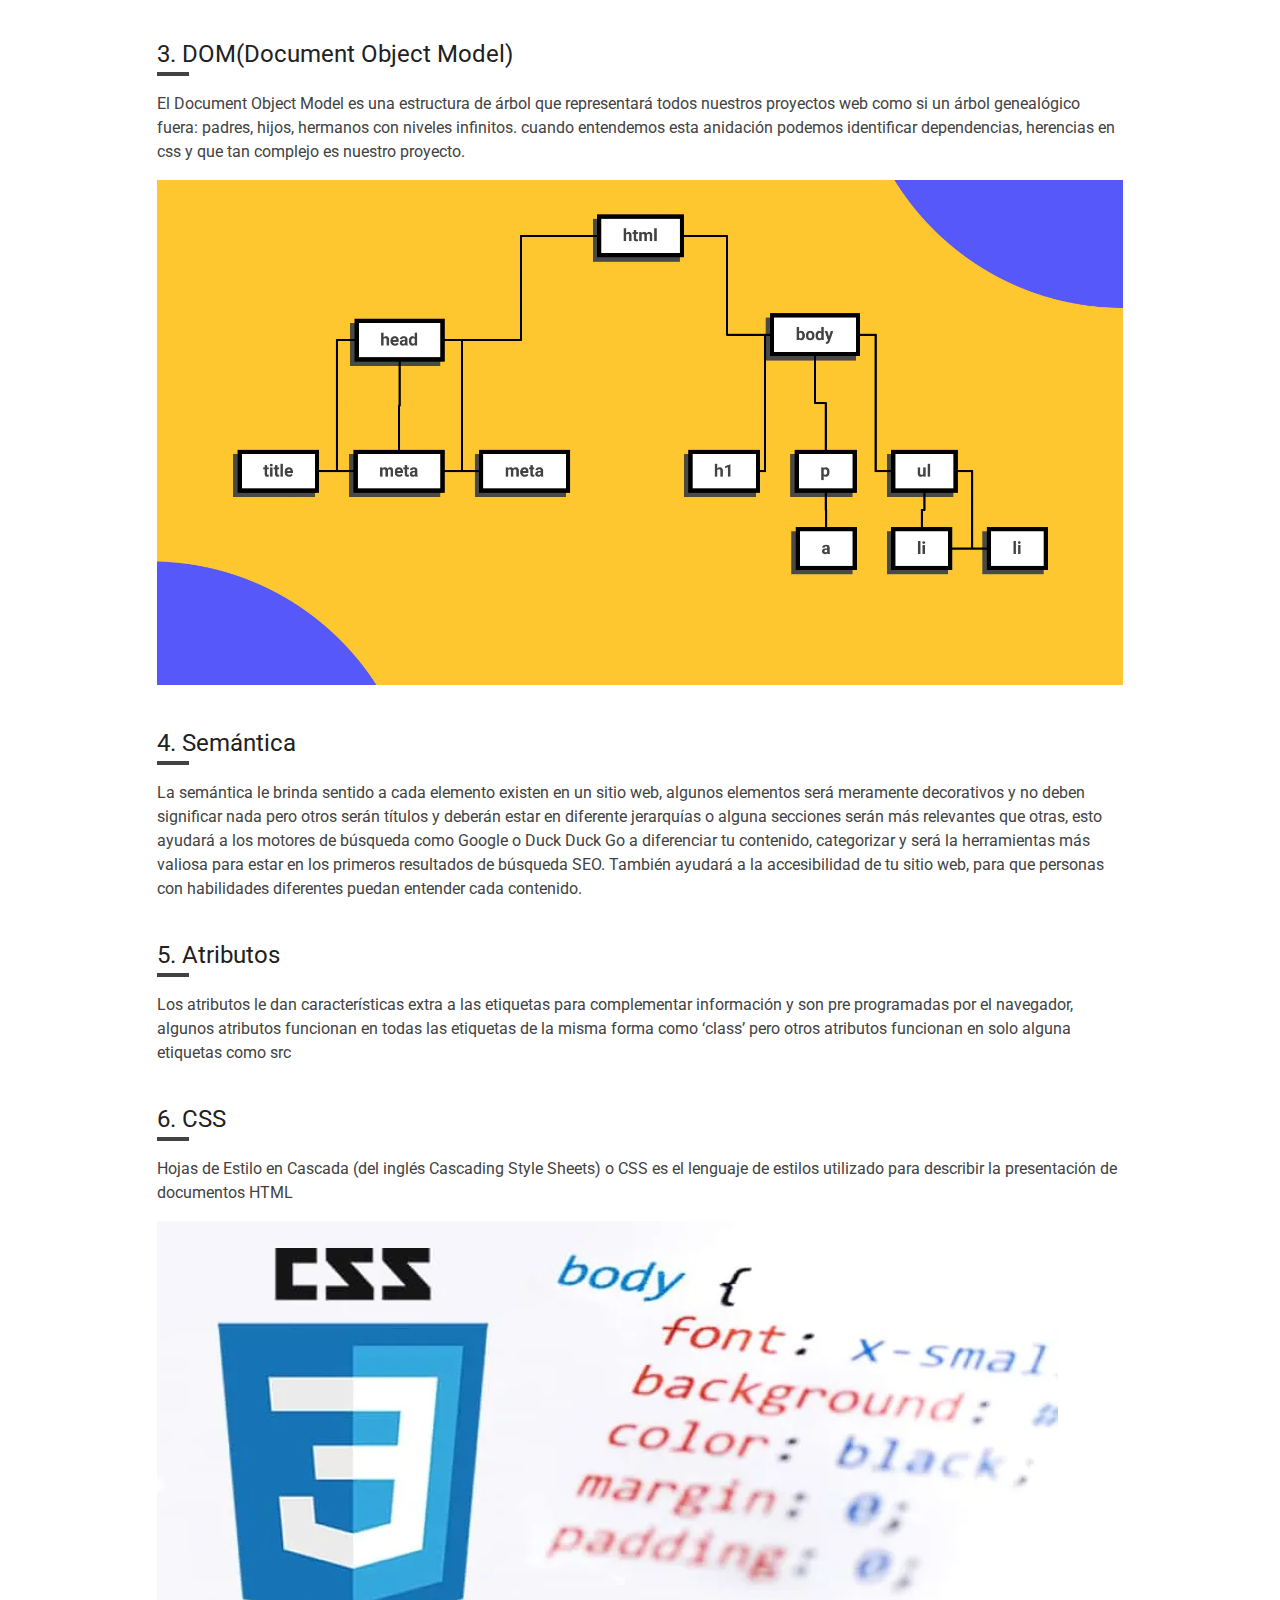
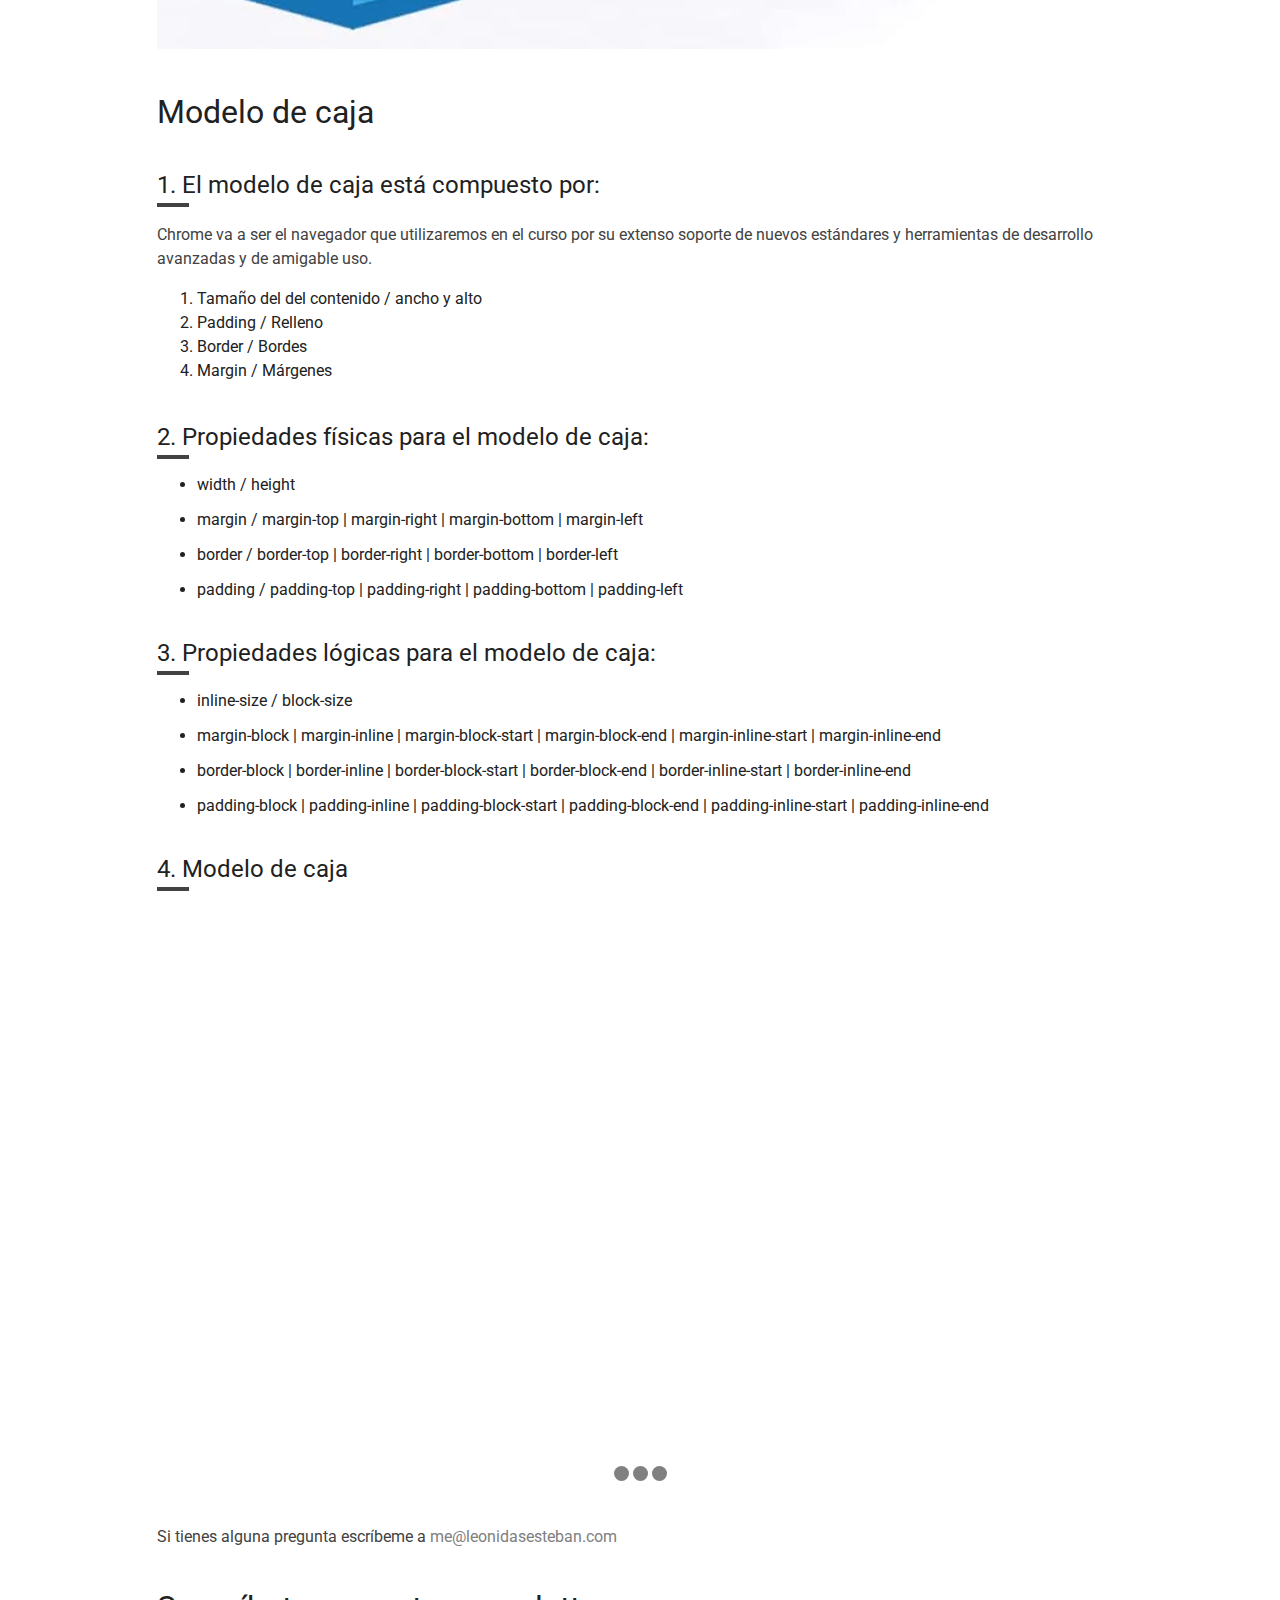
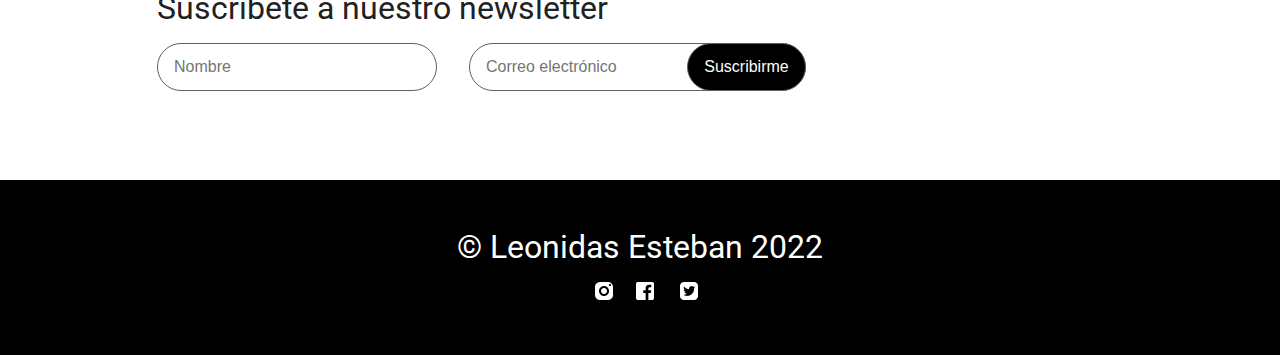
<file: index3.html>
<!DOCTYPE html>
<html lang="es">

<head>
  <meta charset="UTF-8">
  <meta http-equiv="X-UA-Compatible" content="IE=edge">
  <meta name="viewport" content="width=device-width, initial-scale=1.0">
  <link rel="preconnect" href="https://fonts.googleapis.com">
  <link rel="preconnect" href="https://fonts.gstatic.com" crossorigin>
  <link
    href="https://fonts.googleapis.com/css2?family=Montserrat:wght@400;500;700&family=Nunito:wght@400;600;700&family=Roboto:wght@400;500;700&family=Rubik:wght@400;500;700&display=swap"
    rel="stylesheet">
  <link rel="stylesheet" href="./css/styles.css">
  <link rel="stylesheet" href="./css/styles3.css">
  <!-- <link rel="stylesheet" href="./css/fonts.css"> -->
  <title>Nemium</title>
</head>

<body>

  <main class="main">
    <div class="wrapper">

      <div class="main-content">
        <h1>Curso esencial de HTML y CSS</h1>
        <p>Este es el inicio de tu carrera como Desarrollador Web, empezarás aprendiendo HTML y CSS para la creación de
          contenidos, en el nivel 2 aprenderás de componentes y en 3 sobre layouts.</p>


        <div class="nav-content">
          <div class="header">
            <div class="wrapper">
              <div class="variant-content">
                <div class="variant">
                  <p>Variante del Proyecto</p>
                  <nav>
                    <ul>
                      <li><a href="index.html">Nemium A</a></li>
                      <li><a href="index2.html">Nemium B</a></li>
                      <li class="active"><a href="#">Nemium C</a></li>
                      <li><a href="index4.html">Nemium D</a></li>
                      <li><a href="index5.html">Nemium E</a></li>
                    </ul>
                  </nav>
                </div>
              </div>
              <div class="header-content">
                <header>
                  <p>CONTENIDO</p>
                  <nav>
                    <details open>
                      <summary>
                        Setup
                      </summary>
                      <ol>
                        <li><a href="#chrome">Chrome</a></li>
                        <li><a href="#vscode">Visual Studio Code</a></li>
                        <li><a href="#figma">Figma</a></li>
                        <li><a href="#github">GitHub</a></li>
                      </ol>
                    </details>
                    <details open>
                      <summary>Conceptos esenciales del Desarrollo Web</summary>
                      <ol>
                        <li><a href="#html">Qué es HTML </a></li>
                        <li><a href="#etiquetas">Etiquetas</a></li>
                        <li><a href="#dom">DOM</a></li>
                        <li><a href="#semantica">Semántica</a></li>
                        <li><a href="#atributos">Atributos</a></li>
                        <li><a href="#css">Qué es CSS</a> </li>
                      </ol>
                    </details>
                  </nav>
                </header>
              </div>
            </div>
          </div>
        </div>


        <hr>
        <section class="section-content">

          <h2>Setup</h2>
          <picture>
            <img src="./images/chrome.png" alt="Logo del navegador web Google Chrome">
          </picture>
          <h3 id="chrome">Google Chrome</h3>
          <p>Chrome va a ser el navegador que utilizaremos en el curso por su extenso soporte de nuevos estándares y
            herramientas de desarrollo avanzadas y de amigable uso.</p>
          <picture>
            <img src="./images/vscode.png" alt="Logo del editor de codigo Visual Studio Code">
          </picture>
          <h3 id="vscode">Visual Studio Code</h3>
          <p>
            Visual Studio Code es el editor de texto más popular y potente del mercado actualmente, su fácil uso y la
            capacidad
            de extenderlo por medio de plugins lo hace el complemento perfecto para cualquier programador sin importar
            el
            lenguaje en el que se desemvuelva.
          </p>
          <picture>
            <img src="./images/figma.png" alt="Logo del editor Figma">
          </picture>
          <h3 id="figma">Figma</h3>
          <p>Figma es una la herramienta más popular en la actualidad para entregar diseños a los desarrolladores para
            su
            implementación por su fácil uso porque puede ser usado directamente desde el navegador.</p>
          <picture>
            <svg id="icons" viewBox="0 0 80 80" xmlns="http://www.w3.org/2000/svg">
              <path
                d=" M 28.43 2.62 C 39.24 -0.50 51.45 0.84 61.01 6.91 C 71.75 13.42 78.78 25.20 80.00 37.64 L 80.00 42.57 C 78.98 59.34 66.50 74.76 50.08 78.69 C 49.39 72.00 51.49 64.61 47.68 58.58 C 53.37 57.87 59.63 55.88 62.72 50.67 C 66.49 43.78 66.75 34.60 61.73 28.24 C 62.01 24.65 63.03 20.25 60.41 17.27 C 56.59 17.70 53.25 19.68 49.95 21.49 C 43.37 19.92 36.53 19.99 29.94 21.48 C 26.53 19.37 22.80 17.80 18.83 17.13 C 17.81 20.72 17.48 24.47 18.23 28.15 C 11.57 36.76 13.63 52.26 24.35 56.61 C 26.86 57.70 29.58 58.12 32.25 58.67 C 31.40 60.53 30.58 62.41 29.80 64.30 C 27.41 64.66 24.82 65.57 22.49 64.49 C 19.05 62.64 17.75 58.10 13.88 56.89 C 12.93 56.82 11.03 56.69 10.08 56.62 C 12.05 58.77 14.37 60.68 15.74 63.30 C 16.99 65.31 17.85 67.91 20.22 68.88 C 23.29 70.28 26.78 69.85 30.06 69.77 C 30.06 72.74 30.06 75.70 30.02 78.67 C 13.80 74.87 1.46 59.90 0.00 43.42 L 0.00 38.29 C 0.95 22.03 12.78 7.15 28.43 2.62 Z" />
            </svg>
          </picture>
          <h3 id="github">GitHub</h3>
          <p>Así como en Facebook te encuentran tus amigos, en Github te encuentran otras programadoras y programadores
            de
            todo
            el mundo, en vez de subir fotos de tus viajes aquí subes tu código y puedes elegir hacerlo “open source” o
            guardarlo
            de manera privada, Github será esencial para almacenar tu futuro portafolio.</p>
          <blockquote>
            <p>
              “Este es el inicio de tu carrera como Desarrollador Web”
            </p>
            <p>
              <span>
                Leonidas Esteban
              </span>
            </p>
          </blockquote>
        </section>
        <hr>
        <section class="section-content">
          <h2>Conceptos esenciales del Desarrollo Web</h2>
          <h3 id="html">Qué es HTML</h3>
          <p>Hyper Text Markup Language o Lenguaje de marcas Hipertexto. Es el componente más básico de la web. Define
            el
            significado y la estructura del contenido.</p>
          <pre>
&lt;!DOCTYPE html&gt;
&lt;html lang=&quot;en&quot;&gt;
&lt;head&gt;
&lt;meta charset=&quot;UTF-8&quot;&gt;
&lt;meta name=&quot;viewport&quot; content=&quot;width=device-width, initial-scale=1.0&quot;&gt;
&lt;title&gt;Document&lt;/title&gt;
&lt;/head&gt;
&lt;body&gt;

&lt;/body&gt;
&lt;/html&gt;
</pre>
          <h3 id="etiquetas">Etiquetas</h3>
          <p>Las etiquetas HTML van a ayudarnos a brindar una estructura y semántica al contenido de nuestro website y
            cada
            una
            tiene características y usos diferentes aunque visualmente den un resultado similar.</p>
          <p>Muchas etiquetas son fácil de diferencias como los headings o las imágenes y otras diferentes como header,
            footer,
            section o div, aquí es donde la semántica será la respuesta y si sabemos un poco de inglés también podremos
            darnos
            una pequeña idea de su uso pero en este curso vamos a usar las más importantes y que serán parte de tu día a
            día
            como Software Developer.</p>
          <h3 id="dom">DOM(Document Object Model)</h3>
          <p>El Document Object Model es una estructura de árbol que representará todos nuestros proyectos web como si
            un
            árbol
            genealógico fuera: padres, hijos, hermanos con niveles infinitos. cuando entendemos esta anidación podemos
            identificar dependencias, herencias en css y que tan complejo es nuestro proyecto.</p>
          <img src="./images/dom.webp" alt="Estructura del arbol del Document object model (DOM)">
          <h3 id="semantica">Semántica</h3>
          <p>La semántica le brinda sentido a cada elemento existen en un sitio web, algunos elementos será meramente
            decorativos y no deben significar nada pero otros serán títulos y deberán estar en diferente jerarquías o
            alguna
            secciones serán más relevantes que otras, esto ayudará a los motores de búsqueda como Google o Duck Duck Go
            a
            diferenciar tu contenido, categorizar y será la herramientas más valiosa para estar en los primeros
            resultados
            de
            búsqueda SEO. También ayudará a la accesibilidad de tu sitio web, para que personas con habilidades
            diferentes
            puedan entender cada contenido.</p>
          <h3 id="atributos">Atributos</h3>
          <p>Los atributos le dan características extra a las etiquetas para complementar información y son pre
            programadas
            por
            el navegador, algunos atributos funcionan en todas las etiquetas de la misma forma como ‘class’ pero otros
            atributos
            funcionan en solo alguna etiquetas como src</p>
          <h3 id="css">CSS</h3>
          <p>Hojas de Estilo en Cascada (del inglés Cascading Style Sheets) o CSS es el lenguaje de estilos utilizado
            para
            describir la presentación de documentos HTML</p>
          <img src="./images/imagecss.webp" alt="imagen referecial a css y su estructura">
        </section>
        <hr>
        <section class="section-content modelBox">


          <h2>Modelo de caja</h2>
          <h3>El modelo de caja está compuesto por:</h3>
          <p>Chrome va a ser el navegador que utilizaremos en el curso por su extenso soporte de nuevos estándares y
            herramientas de desarrollo avanzadas y de amigable uso.</p>
          <ol>
            <li>Tamaño del del contenido / ancho y alto</li>
            <li>Padding / Relleno</li>
            <li>Border / Bordes</li>
            <li>Margin / Márgenes</li>
          </ol>
          <h3>Propiedades físicas para el modelo de caja:</h3>
          <ul>
            <li>width / height</li>
            <li>margin / margin-top | margin-right | margin-bottom | margin-left</li>
            <li>border / border-top | border-right | border-bottom | border-left</li>
            <li>padding / padding-top | padding-right | padding-bottom | padding-left</li>
          </ul>
          <h3>Propiedades lógicas para el modelo de caja:</h3>
          <ul>
            <li>inline-size / block-size</li>
            <li>margin-block | margin-inline | margin-block-start | margin-block-end | margin-inline-start |
              margin-inline-end
            </li>
            <li>border-block | border-inline | border-block-start | border-block-end | border-inline-start |
              border-inline-end
            </li>
            <li>padding-block | padding-inline | padding-block-start | padding-block-end | padding-inline-start |
              padding-inline-end</li>
          </ul>

          <h3>Modelo de caja</h3>
          <div class="section-content">
            <div class="slider">
              <scroll-container class="slider-container">
                <scroll-page class="slider-slide">
                  <iframe id="slide1" class="video" width="560" height="315"
                    src="https://www.youtube.com/embed/5f5Ig_U2Bpk" title="YouTube video player" frameborder="0"
                    allow="accelerometer; autoplay; clipboard-write; encrypted-media; gyroscope; picture-in-picture"
                    allowfullscreen></iframe>
                </scroll-page>
                <scroll-page class="slider-slide">
                  <iframe id="slide2" class="video" width="560" height="315"
                    src="https://www.youtube.com/embed/GGw-00NLRSg" title="YouTube video player" frameborder="0"
                    allow="accelerometer; autoplay; clipboard-write; encrypted-media; gyroscope; picture-in-picture"
                    allowfullscreen></iframe>
                </scroll-page>
                <scroll-page class="slider-slide">
                  <iframe id="slide3" class="video" width="560" height="315"
                    src="https://www.youtube.com/embed/129HfPylOig" title="YouTube video player" frameborder="0"
                    allow="accelerometer; autoplay; clipboard-write; encrypted-media; gyroscope; picture-in-picture"
                    allowfullscreen></iframe>
                </scroll-page>
              </scroll-container>
              <div class="slider-bullet-list">
                <a class="slider-bullet" href="#slide1"></a>
                <a class="slider-bullet" href="#slide2"></a>
                <a class="slider-bullet" href="#slide3"></a>
              </div>

            </div>
          </div>
        </section>
        <p class="link-mail">Si tienes alguna pregunta escríbeme a
          <a href="mailto:me@leonidasesteban.com">me@leonidasesteban.com</a>
        </p>
        <div class="section-content">
          <h2>Suscríbete a nuestro newsletter</h2>
          <form class="form" action="#">
            <input type="text" placeholder="Nombre">
            <div class="btn-content">
              <input type="text" placeholder="Correo electrónico">
              <input type="submit" value="Suscribirme">
            </div>
          </form>
        </div>
      </div>
    </div>

  </main>
  <footer>
    <div class="footer-content">
      <h2>&copy; Leonidas Esteban 2022</h2>
      <div class="socials-content">
        <a href="" class="socials-link">
          <img src="icons/ig.png" alt="">
        </a>
        <a href="" class="socials-link">
          <img src="icons/fb.png" alt="">
        </a>
        <a href="" class="socials-link">
          <img src="icons/tw.png" alt="">
        </a>
      </div>
    </div>
  </footer>
</body>

</html>
</file>
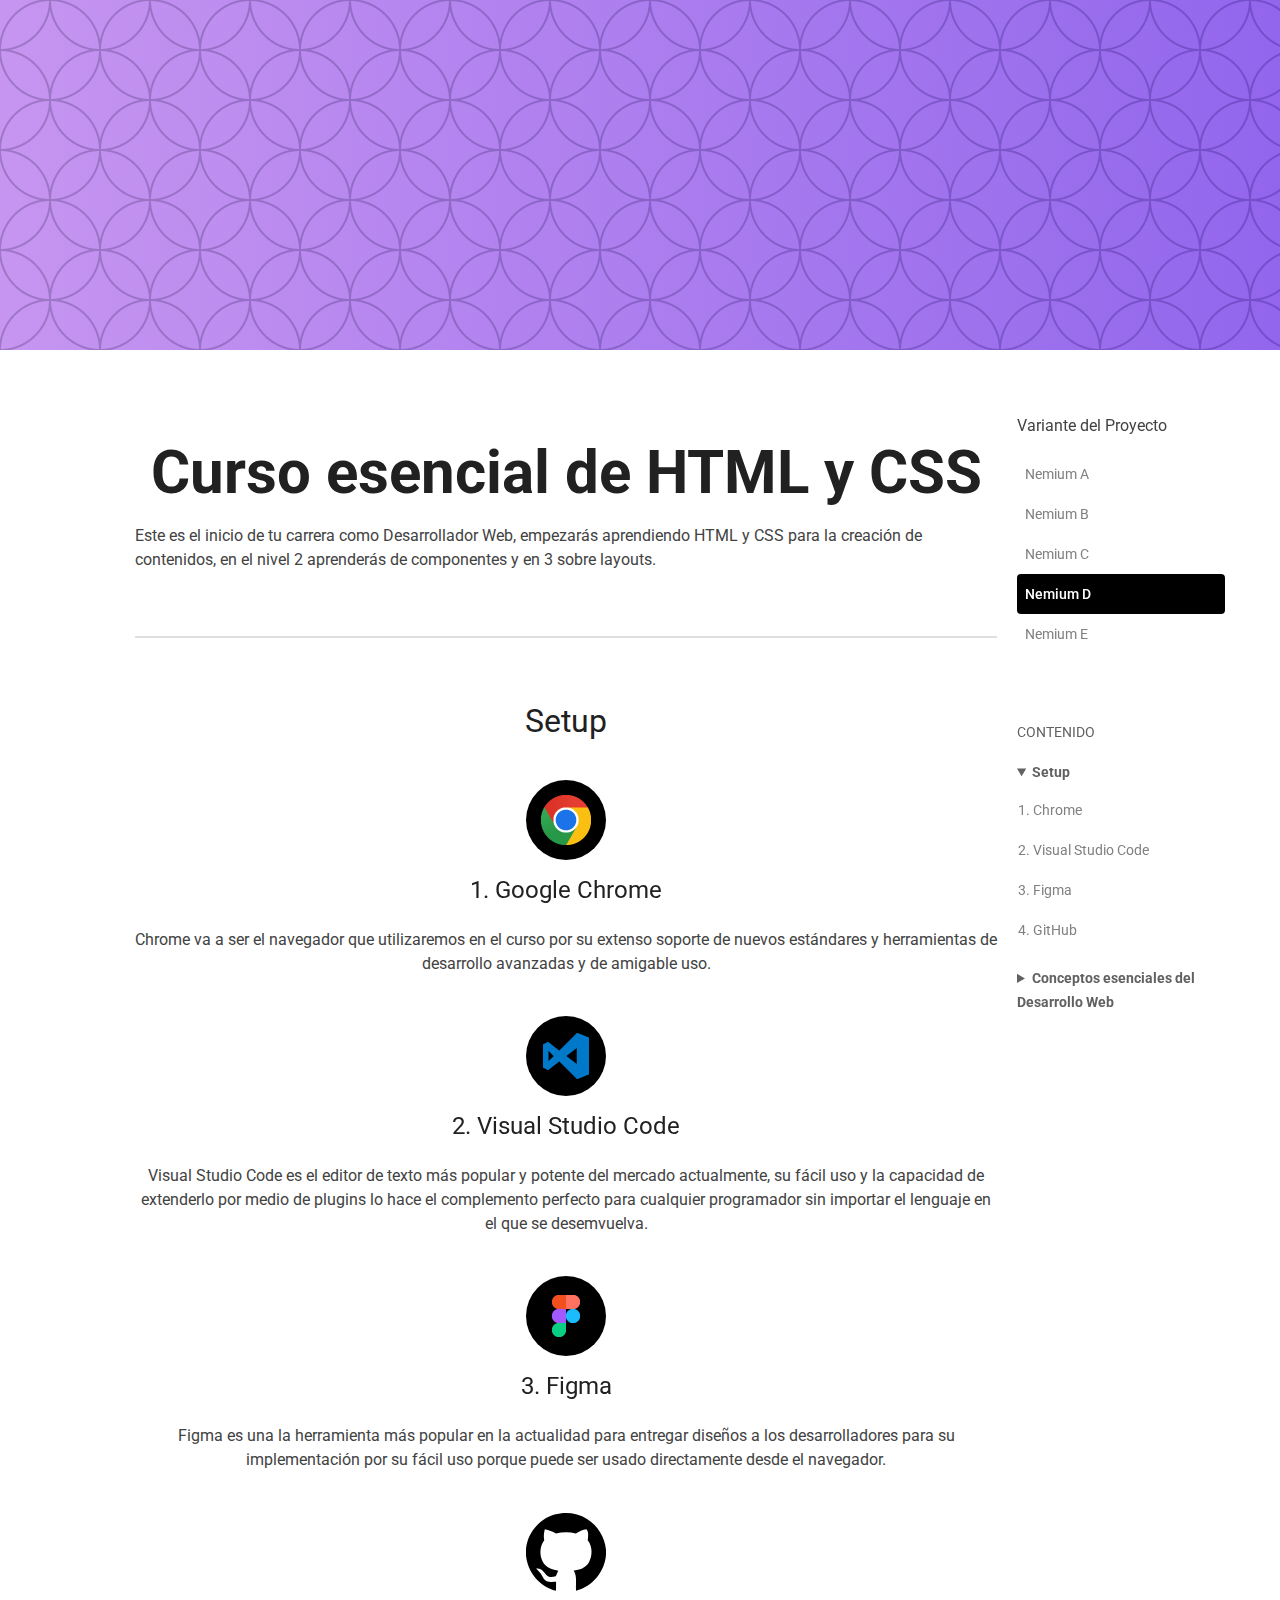
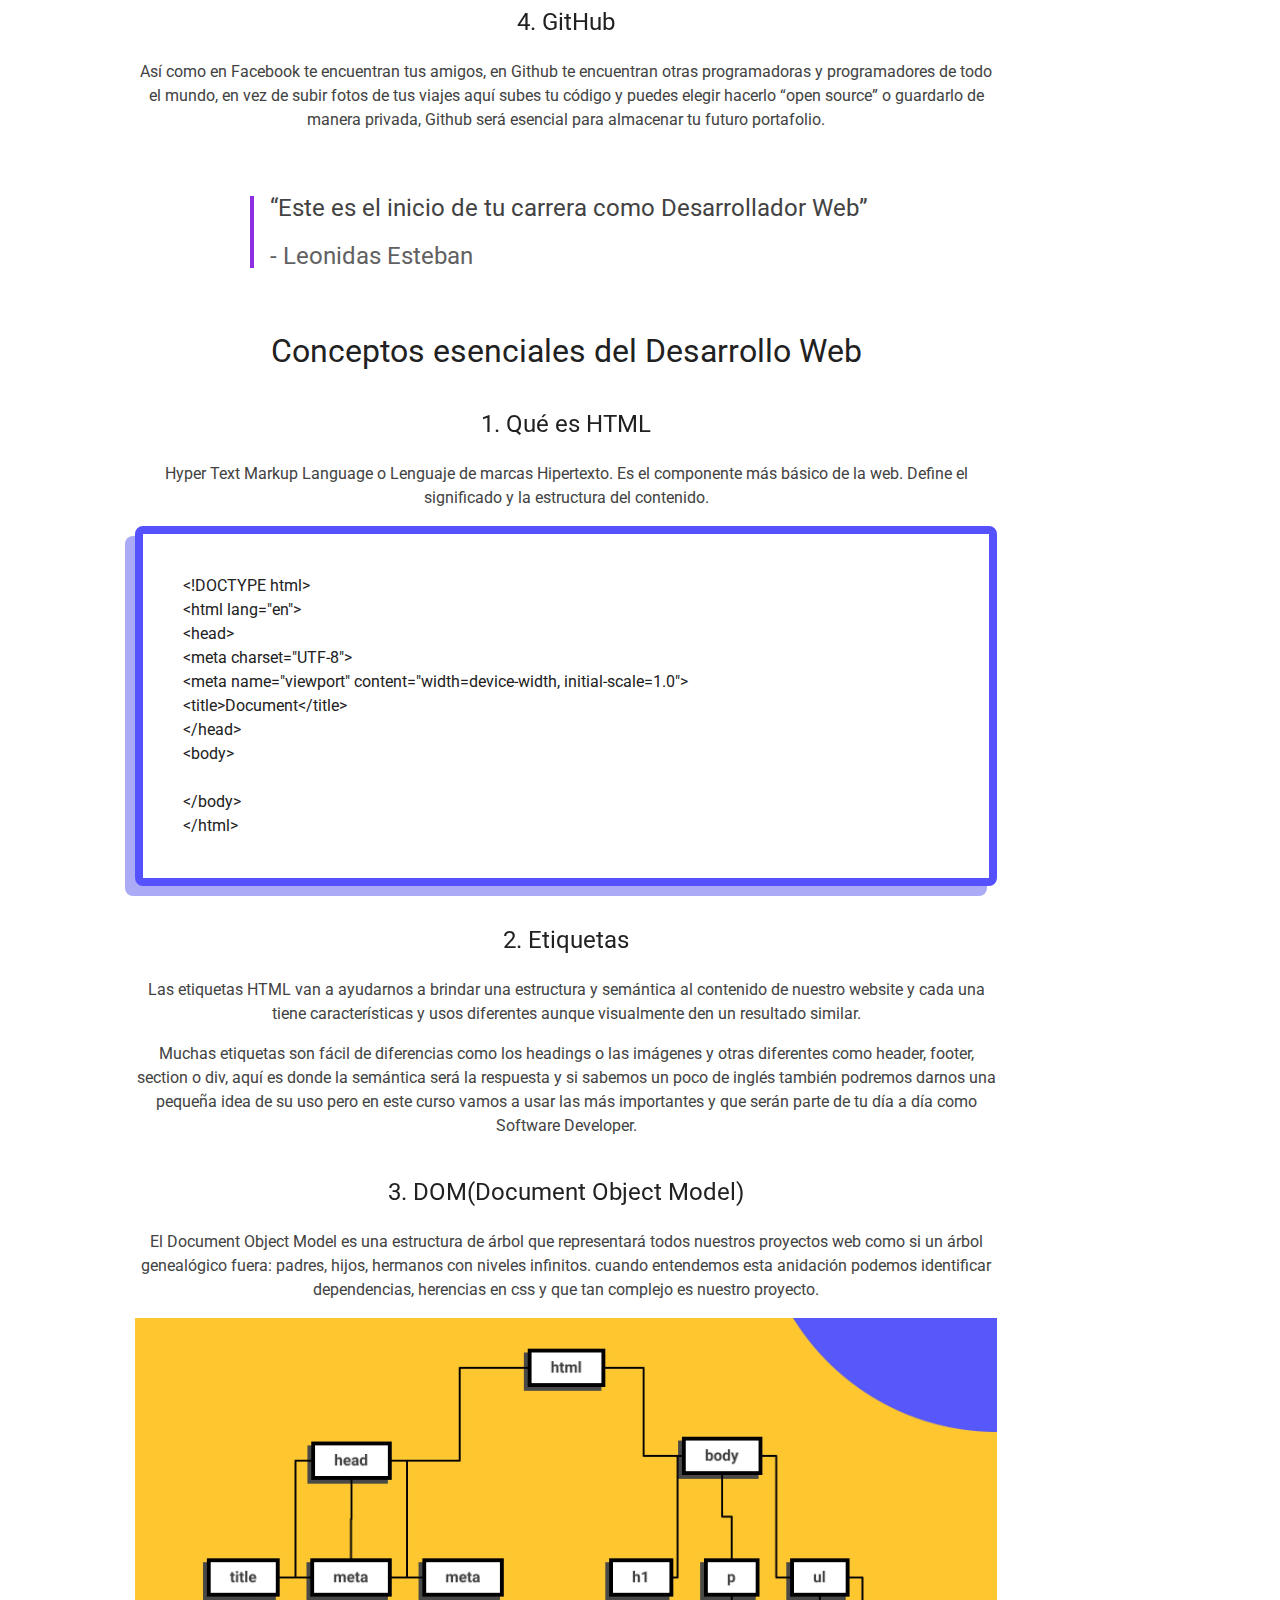
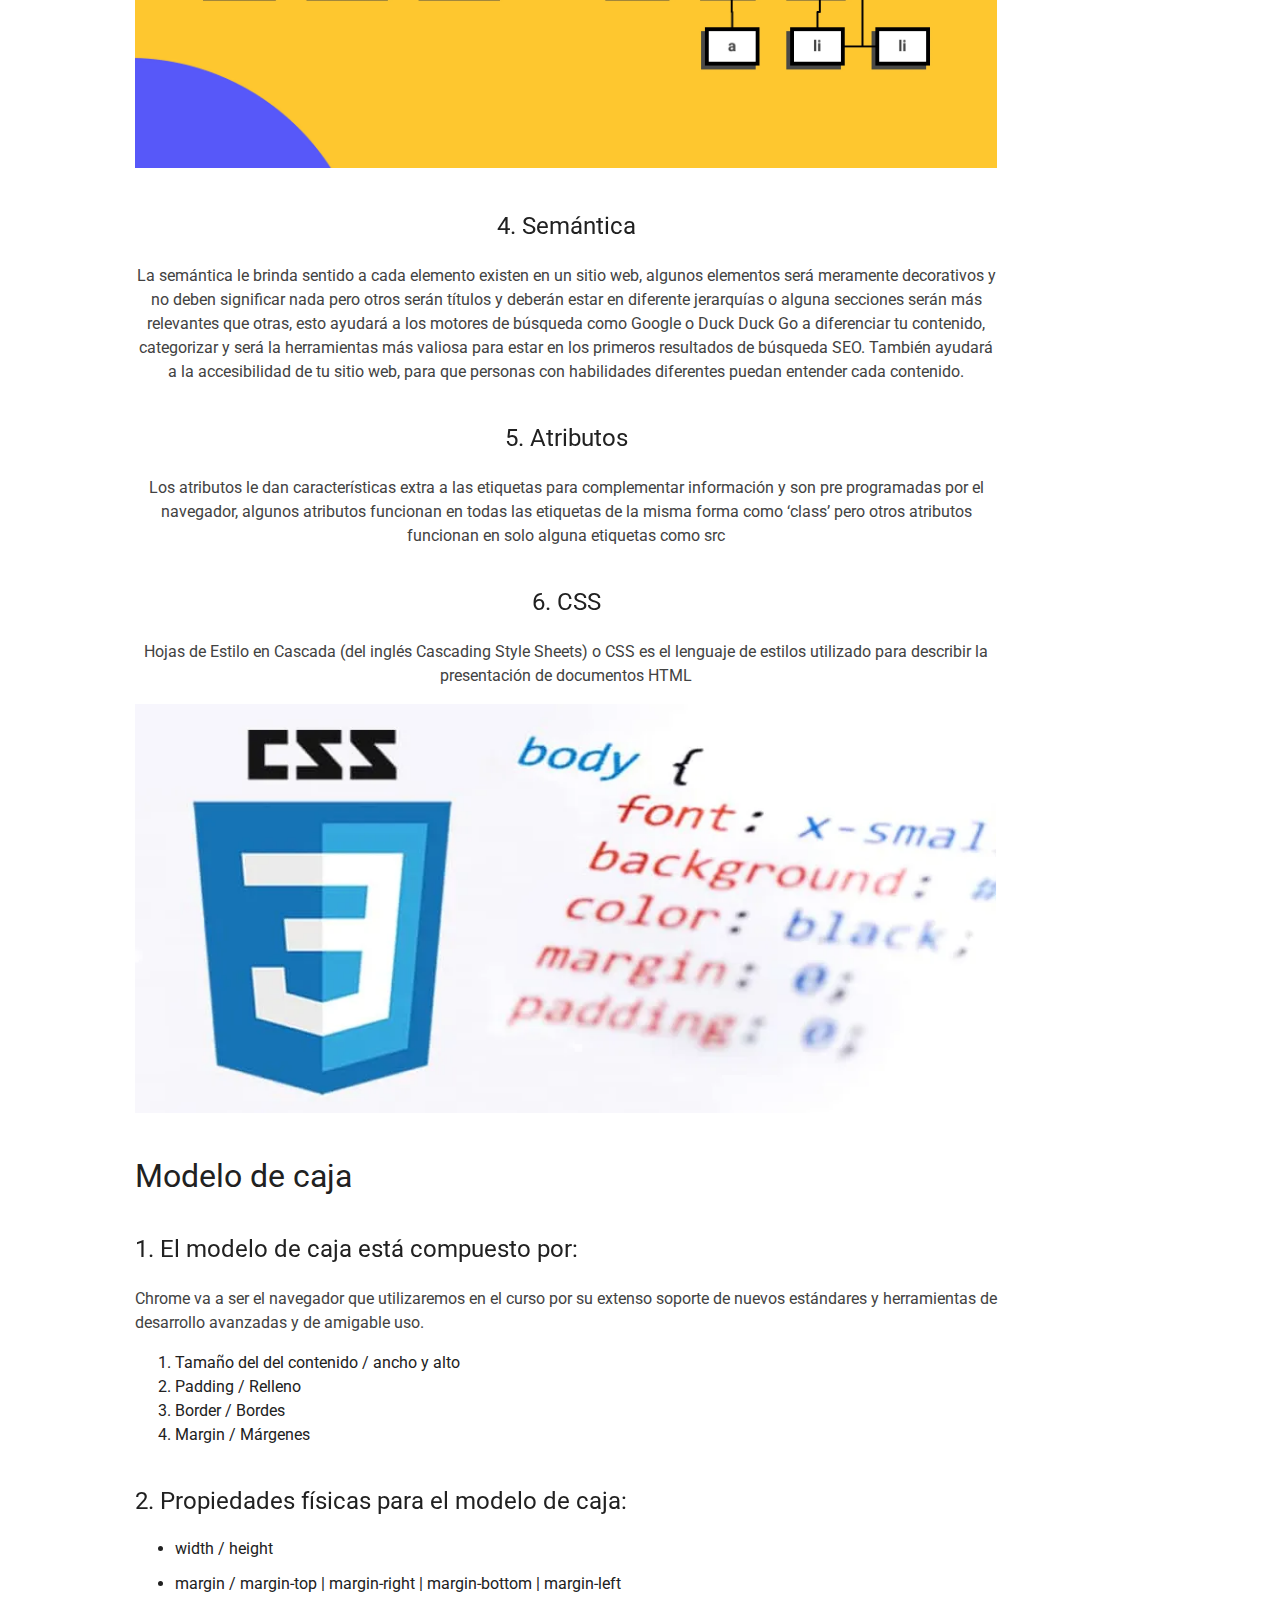
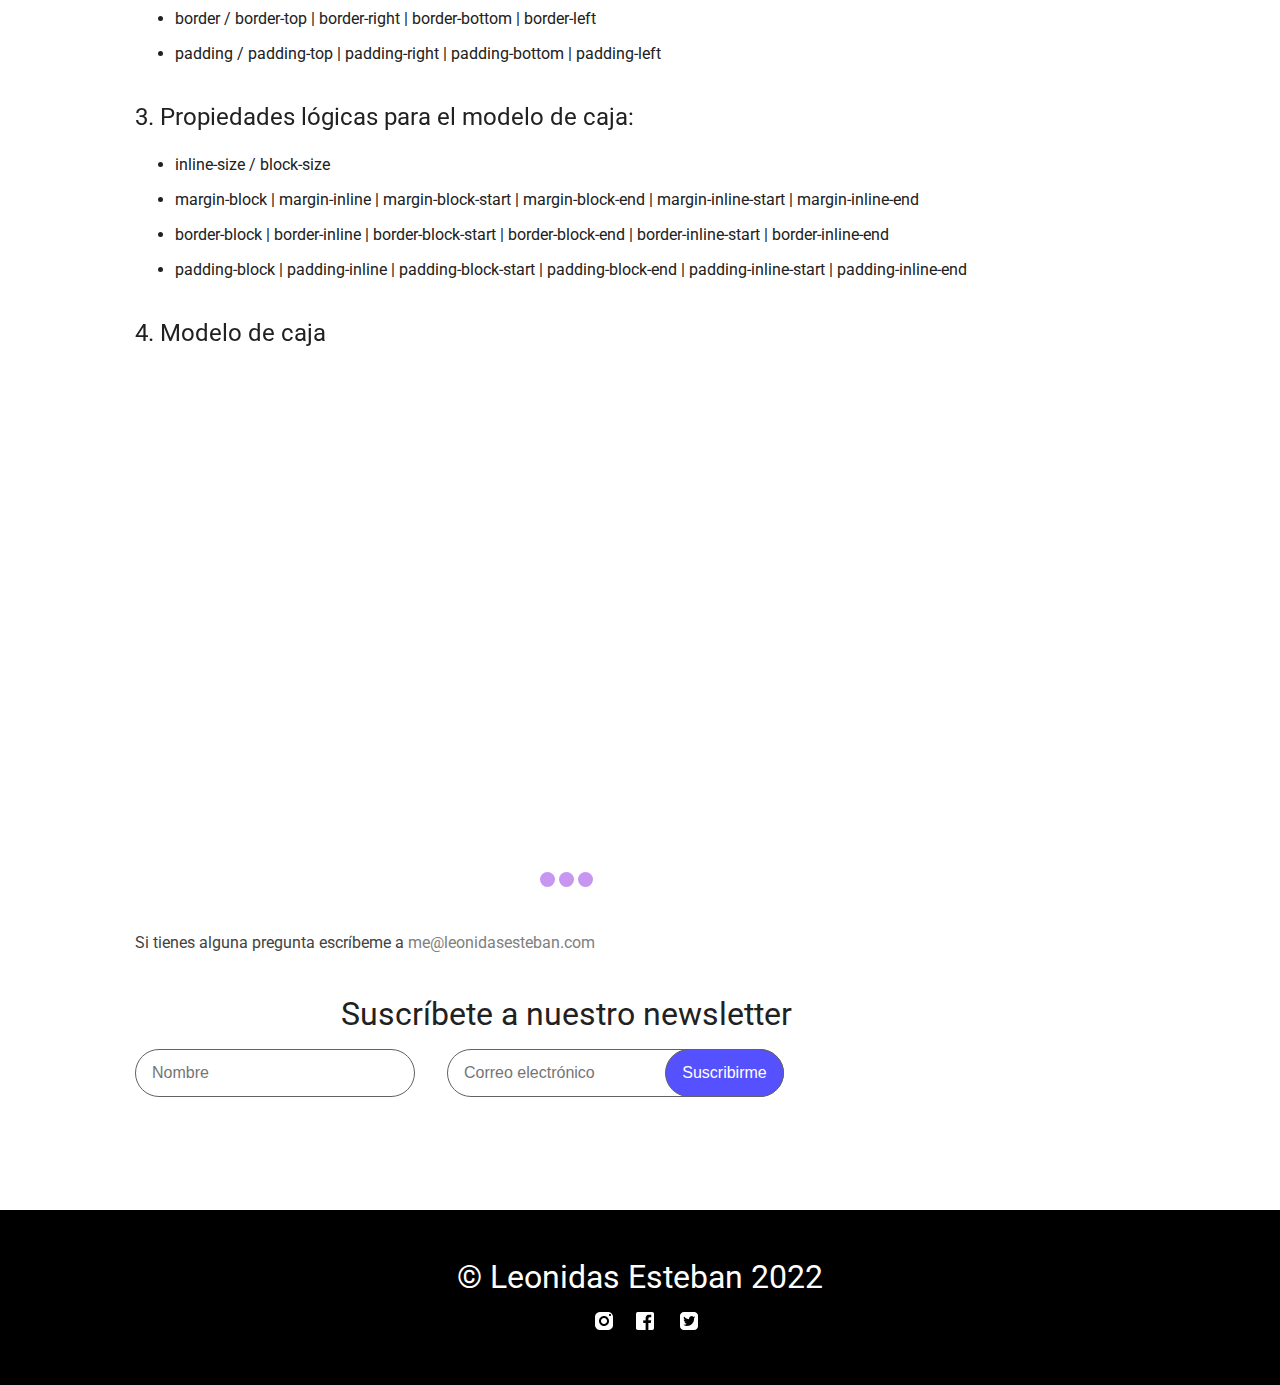
<file: index4.html>
<!DOCTYPE html>
<html lang="es">

<head>
  <meta charset="UTF-8">
  <meta http-equiv="X-UA-Compatible" content="IE=edge">
  <meta name="viewport" content="width=device-width, initial-scale=1.0">
  <link rel="preconnect" href="https://fonts.googleapis.com">
  <link rel="preconnect" href="https://fonts.gstatic.com" crossorigin>
  <link
    href="https://fonts.googleapis.com/css2?family=Montserrat:wght@400;500;700&family=Nunito:wght@400;600;700&family=Roboto:wght@400;500;700&family=Rubik:wght@400;500;700&display=swap"
    rel="stylesheet">
  <link href="https://fonts.googleapis.com/css2?family=Montserrat:wght@500;600;700;800;900&display=swap"
    rel="stylesheet">
  <link rel="stylesheet" href="./css/styles.css">
  <link rel="stylesheet" href="./css/styles4.css">
  <!-- <link rel="stylesheet" href="./css/fonts.css"> -->
  <title>Nemium</title>
</head>

<body>
  <div class="hero"></div>
  <div class="header">
    <div class="wrapper">
      <div class="variant-content">
        <div class="variant">
          <p>Variante del Proyecto</p>
          <nav>
            <ul>
              <li><a href="index.html">Nemium A</a></li>
              <li><a href="index2.html">Nemium B</a></li>
              <li><a href="index3.html">Nemium C</a></li>
              <li class="active"><a href="#">Nemium D</a></li>
              <li><a href="index5.html">Nemium E</a></li>
            </ul>
          </nav>
        </div>

      </div>
      <div class="header-content">
        <header>
          <p>CONTENIDO</p>
          <nav>
            <details open>
              <summary>
                Setup
              </summary>
              <ol>
                <li><a href="#chrome">Chrome</a></li>
                <li><a href="#vscode">Visual Studio Code</a></li>
                <li><a href="#figma">Figma</a></li>
                <li><a href="#github">GitHub</a></li>
              </ol>
            </details>
            <details>
              <summary>Conceptos esenciales del Desarrollo Web</summary>
              <ol>
                <li><a href="#html">Qué es HTML </a></li>
                <li><a href="#etiquetas">Etiquetas</a></li>
                <li><a href="#dom">DOM</a></li>
                <li><a href="#semantica">Semántica</a></li>
                <li><a href="#atributos">Atributos</a></li>
                <li><a href="#css">Qué es CSS</a> </li>
              </ol>
            </details>
          </nav>
        </header>
      </div>
    </div>
  </div>
  <main class="main">
    <div class="wrapper">
      <div class="main-content">
        <h1>Curso esencial de HTML y CSS</h1>
        <p>Este es el inicio de tu carrera como Desarrollador Web, empezarás aprendiendo HTML y CSS para la creación de
          contenidos, en el nivel 2 aprenderás de componentes y en 3 sobre layouts.</p>
        <hr>
        <section class="section-content">

          <h2>Setup</h2>
          <picture>
            <img src="./images/chrome.png" alt="Logo del navegador web Google Chrome">
          </picture>
          <h3 id="chrome">Google Chrome</h3>
          <p>Chrome va a ser el navegador que utilizaremos en el curso por su extenso soporte de nuevos estándares y
            herramientas de desarrollo avanzadas y de amigable uso.</p>
          <picture>
            <img src="./images/vscode.png" alt="Logo del editor de codigo Visual Studio Code">
          </picture>
          <h3 id="vscode">Visual Studio Code</h3>
          <p>
            Visual Studio Code es el editor de texto más popular y potente del mercado actualmente, su fácil uso y la
            capacidad
            de extenderlo por medio de plugins lo hace el complemento perfecto para cualquier programador sin importar
            el
            lenguaje en el que se desemvuelva.
          </p>
          <picture>
            <img src="./images/figma.png" alt="Logo del editor Figma">
          </picture>
          <h3 id="figma">Figma</h3>
          <p>Figma es una la herramienta más popular en la actualidad para entregar diseños a los desarrolladores para
            su
            implementación por su fácil uso porque puede ser usado directamente desde el navegador.</p>
          <picture>
            <svg id="icons" viewBox="0 0 80 80" xmlns="http://www.w3.org/2000/svg">
              <path
                d=" M 28.43 2.62 C 39.24 -0.50 51.45 0.84 61.01 6.91 C 71.75 13.42 78.78 25.20 80.00 37.64 L 80.00 42.57 C 78.98 59.34 66.50 74.76 50.08 78.69 C 49.39 72.00 51.49 64.61 47.68 58.58 C 53.37 57.87 59.63 55.88 62.72 50.67 C 66.49 43.78 66.75 34.60 61.73 28.24 C 62.01 24.65 63.03 20.25 60.41 17.27 C 56.59 17.70 53.25 19.68 49.95 21.49 C 43.37 19.92 36.53 19.99 29.94 21.48 C 26.53 19.37 22.80 17.80 18.83 17.13 C 17.81 20.72 17.48 24.47 18.23 28.15 C 11.57 36.76 13.63 52.26 24.35 56.61 C 26.86 57.70 29.58 58.12 32.25 58.67 C 31.40 60.53 30.58 62.41 29.80 64.30 C 27.41 64.66 24.82 65.57 22.49 64.49 C 19.05 62.64 17.75 58.10 13.88 56.89 C 12.93 56.82 11.03 56.69 10.08 56.62 C 12.05 58.77 14.37 60.68 15.74 63.30 C 16.99 65.31 17.85 67.91 20.22 68.88 C 23.29 70.28 26.78 69.85 30.06 69.77 C 30.06 72.74 30.06 75.70 30.02 78.67 C 13.80 74.87 1.46 59.90 0.00 43.42 L 0.00 38.29 C 0.95 22.03 12.78 7.15 28.43 2.62 Z" />
            </svg>
          </picture>
          <h3 id="github">GitHub</h3>
          <p>Así como en Facebook te encuentran tus amigos, en Github te encuentran otras programadoras y programadores
            de
            todo
            el mundo, en vez de subir fotos de tus viajes aquí subes tu código y puedes elegir hacerlo “open source” o
            guardarlo
            de manera privada, Github será esencial para almacenar tu futuro portafolio.</p>
          <blockquote>
            <p>
              “Este es el inicio de tu carrera como Desarrollador Web”
            </p>
            <p>
              <span>
                Leonidas Esteban
              </span>
            </p>
          </blockquote>
        </section>
        <hr>
        <section class="section-content">
          <h2>Conceptos esenciales del Desarrollo Web</h2>
          <h3 id="html">Qué es HTML</h3>
          <p>Hyper Text Markup Language o Lenguaje de marcas Hipertexto. Es el componente más básico de la web. Define
            el
            significado y la estructura del contenido.</p>
          <pre>
&lt;!DOCTYPE html&gt;
&lt;html lang=&quot;en&quot;&gt;
&lt;head&gt;
&lt;meta charset=&quot;UTF-8&quot;&gt;
&lt;meta name=&quot;viewport&quot; content=&quot;width=device-width, initial-scale=1.0&quot;&gt;
&lt;title&gt;Document&lt;/title&gt;
&lt;/head&gt;
&lt;body&gt;

&lt;/body&gt;
&lt;/html&gt;
</pre>
          <h3 id="etiquetas">Etiquetas</h3>
          <p>Las etiquetas HTML van a ayudarnos a brindar una estructura y semántica al contenido de nuestro website y
            cada
            una
            tiene características y usos diferentes aunque visualmente den un resultado similar.</p>
          <p>Muchas etiquetas son fácil de diferencias como los headings o las imágenes y otras diferentes como header,
            footer,
            section o div, aquí es donde la semántica será la respuesta y si sabemos un poco de inglés también podremos
            darnos
            una pequeña idea de su uso pero en este curso vamos a usar las más importantes y que serán parte de tu día a
            día
            como Software Developer.</p>
          <h3 id="dom">DOM(Document Object Model)</h3>
          <p>El Document Object Model es una estructura de árbol que representará todos nuestros proyectos web como si
            un
            árbol
            genealógico fuera: padres, hijos, hermanos con niveles infinitos. cuando entendemos esta anidación podemos
            identificar dependencias, herencias en css y que tan complejo es nuestro proyecto.</p>
          <img src="./images/dom.webp" alt="Estructura del arbol del Document object model (DOM)">
          <h3 id="semantica">Semántica</h3>
          <p>La semántica le brinda sentido a cada elemento existen en un sitio web, algunos elementos será meramente
            decorativos y no deben significar nada pero otros serán títulos y deberán estar en diferente jerarquías o
            alguna
            secciones serán más relevantes que otras, esto ayudará a los motores de búsqueda como Google o Duck Duck Go
            a
            diferenciar tu contenido, categorizar y será la herramientas más valiosa para estar en los primeros
            resultados
            de
            búsqueda SEO. También ayudará a la accesibilidad de tu sitio web, para que personas con habilidades
            diferentes
            puedan entender cada contenido.</p>
          <h3 id="atributos">Atributos</h3>
          <p>Los atributos le dan características extra a las etiquetas para complementar información y son pre
            programadas
            por
            el navegador, algunos atributos funcionan en todas las etiquetas de la misma forma como ‘class’ pero otros
            atributos
            funcionan en solo alguna etiquetas como src</p>
          <h3 id="css">CSS</h3>
          <p>Hojas de Estilo en Cascada (del inglés Cascading Style Sheets) o CSS es el lenguaje de estilos utilizado
            para
            describir la presentación de documentos HTML</p>
          <img src="./images/imagecss.webp" alt="imagen referecial a css y su estructura">
        </section>
        <hr>
        <section class="section-content modelBox">


          <h2>Modelo de caja</h2>
          <h3>El modelo de caja está compuesto por:</h3>
          <p>Chrome va a ser el navegador que utilizaremos en el curso por su extenso soporte de nuevos estándares y
            herramientas de desarrollo avanzadas y de amigable uso.</p>
          <ol>
            <li>Tamaño del del contenido / ancho y alto</li>
            <li>Padding / Relleno</li>
            <li>Border / Bordes</li>
            <li>Margin / Márgenes</li>
          </ol>
          <h3>Propiedades físicas para el modelo de caja:</h3>
          <ul>
            <li>width / height</li>
            <li>margin / margin-top | margin-right | margin-bottom | margin-left</li>
            <li>border / border-top | border-right | border-bottom | border-left</li>
            <li>padding / padding-top | padding-right | padding-bottom | padding-left</li>
          </ul>
          <h3>Propiedades lógicas para el modelo de caja:</h3>
          <ul>
            <li>inline-size / block-size</li>
            <li>margin-block | margin-inline | margin-block-start | margin-block-end | margin-inline-start |
              margin-inline-end
            </li>
            <li>border-block | border-inline | border-block-start | border-block-end | border-inline-start |
              border-inline-end
            </li>
            <li>padding-block | padding-inline | padding-block-start | padding-block-end | padding-inline-start |
              padding-inline-end</li>
          </ul>

          <h3>Modelo de caja</h3>
          <div class="section-content">
            <div class="slider">
              <scroll-container class="slider-container">
                <scroll-page class="slider-slide">
                  <iframe id="slide1" class="video" width="560" height="315"
                    src="https://www.youtube.com/embed/5f5Ig_U2Bpk" title="YouTube video player" frameborder="0"
                    allow="accelerometer; autoplay; clipboard-write; encrypted-media; gyroscope; picture-in-picture"
                    allowfullscreen></iframe>
                </scroll-page>
                <scroll-page class="slider-slide">
                  <iframe id="slide2" class="video" width="560" height="315"
                    src="https://www.youtube.com/embed/GGw-00NLRSg" title="YouTube video player" frameborder="0"
                    allow="accelerometer; autoplay; clipboard-write; encrypted-media; gyroscope; picture-in-picture"
                    allowfullscreen></iframe>
                </scroll-page>
                <scroll-page class="slider-slide">
                  <iframe id="slide3" class="video" width="560" height="315"
                    src="https://www.youtube.com/embed/129HfPylOig" title="YouTube video player" frameborder="0"
                    allow="accelerometer; autoplay; clipboard-write; encrypted-media; gyroscope; picture-in-picture"
                    allowfullscreen></iframe>
                </scroll-page>
              </scroll-container>
              <div class="slider-bullet-list">
                <a class="slider-bullet" href="#slide1"></a>
                <a class="slider-bullet" href="#slide2"></a>
                <a class="slider-bullet" href="#slide3"></a>
              </div>

            </div>
          </div>
        </section>
        <p class="link-mail">Si tienes alguna pregunta escríbeme a
          <a href="mailto:me@leonidasesteban.com">me@leonidasesteban.com</a>
        </p>
        <div class="section-content">
          <h2>Suscríbete a nuestro newsletter</h2>
          <form class="form" action="#">
            <input type="text" placeholder="Nombre">
            <div class="btn-content">
              <input type="text" placeholder="Correo electrónico">
              <input type="submit" value="Suscribirme">
            </div>
          </form>
        </div>
      </div>
    </div>

  </main>
  <footer>
    <div class="footer-content">
      <h2>&copy; Leonidas Esteban 2022</h2>
      <div class="socials-content">
        <a href="" class="socials-link">
          <img src="icons/ig.png" alt="">
        </a>
        <a href="" class="socials-link">
          <img src="icons/fb.png" alt="">
        </a>
        <a href="" class="socials-link">
          <img src="icons/tw.png" alt="">
        </a>
      </div>
    </div>
  </footer>
</body>

</html>
</file>
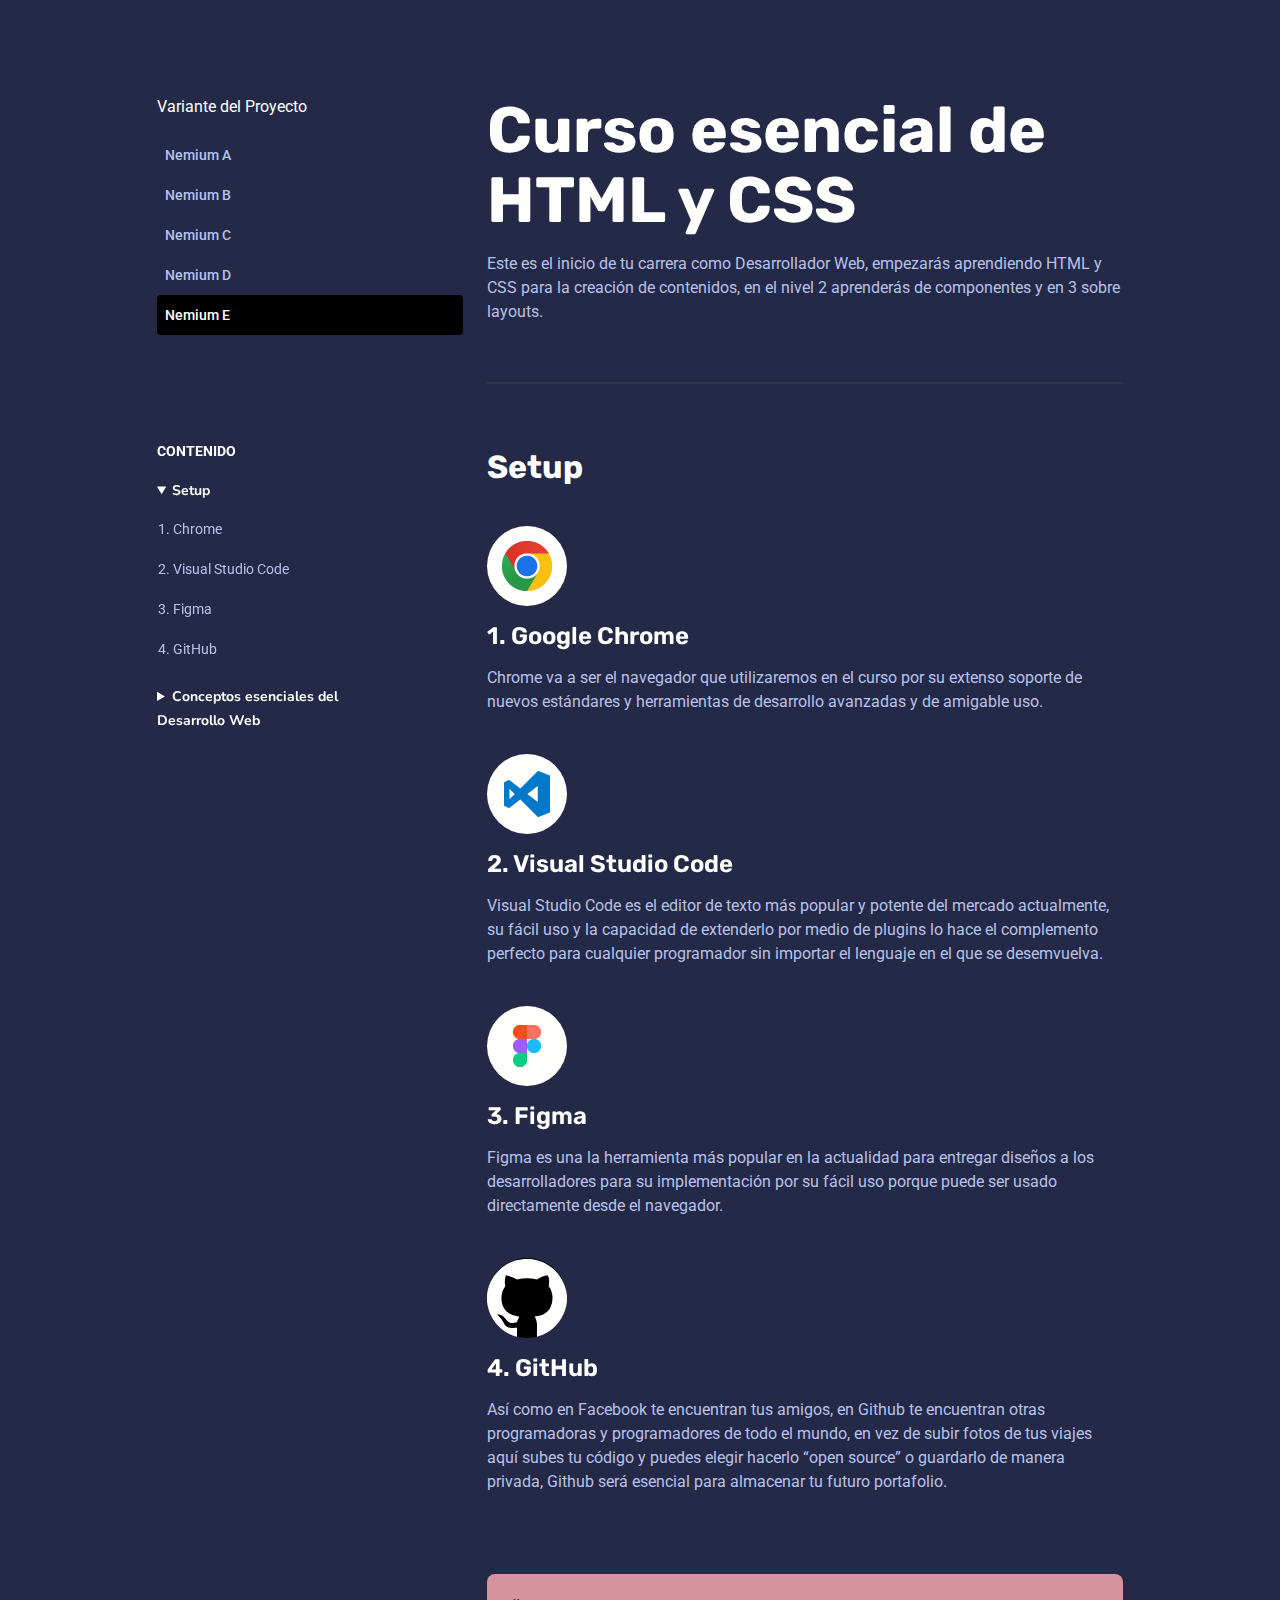
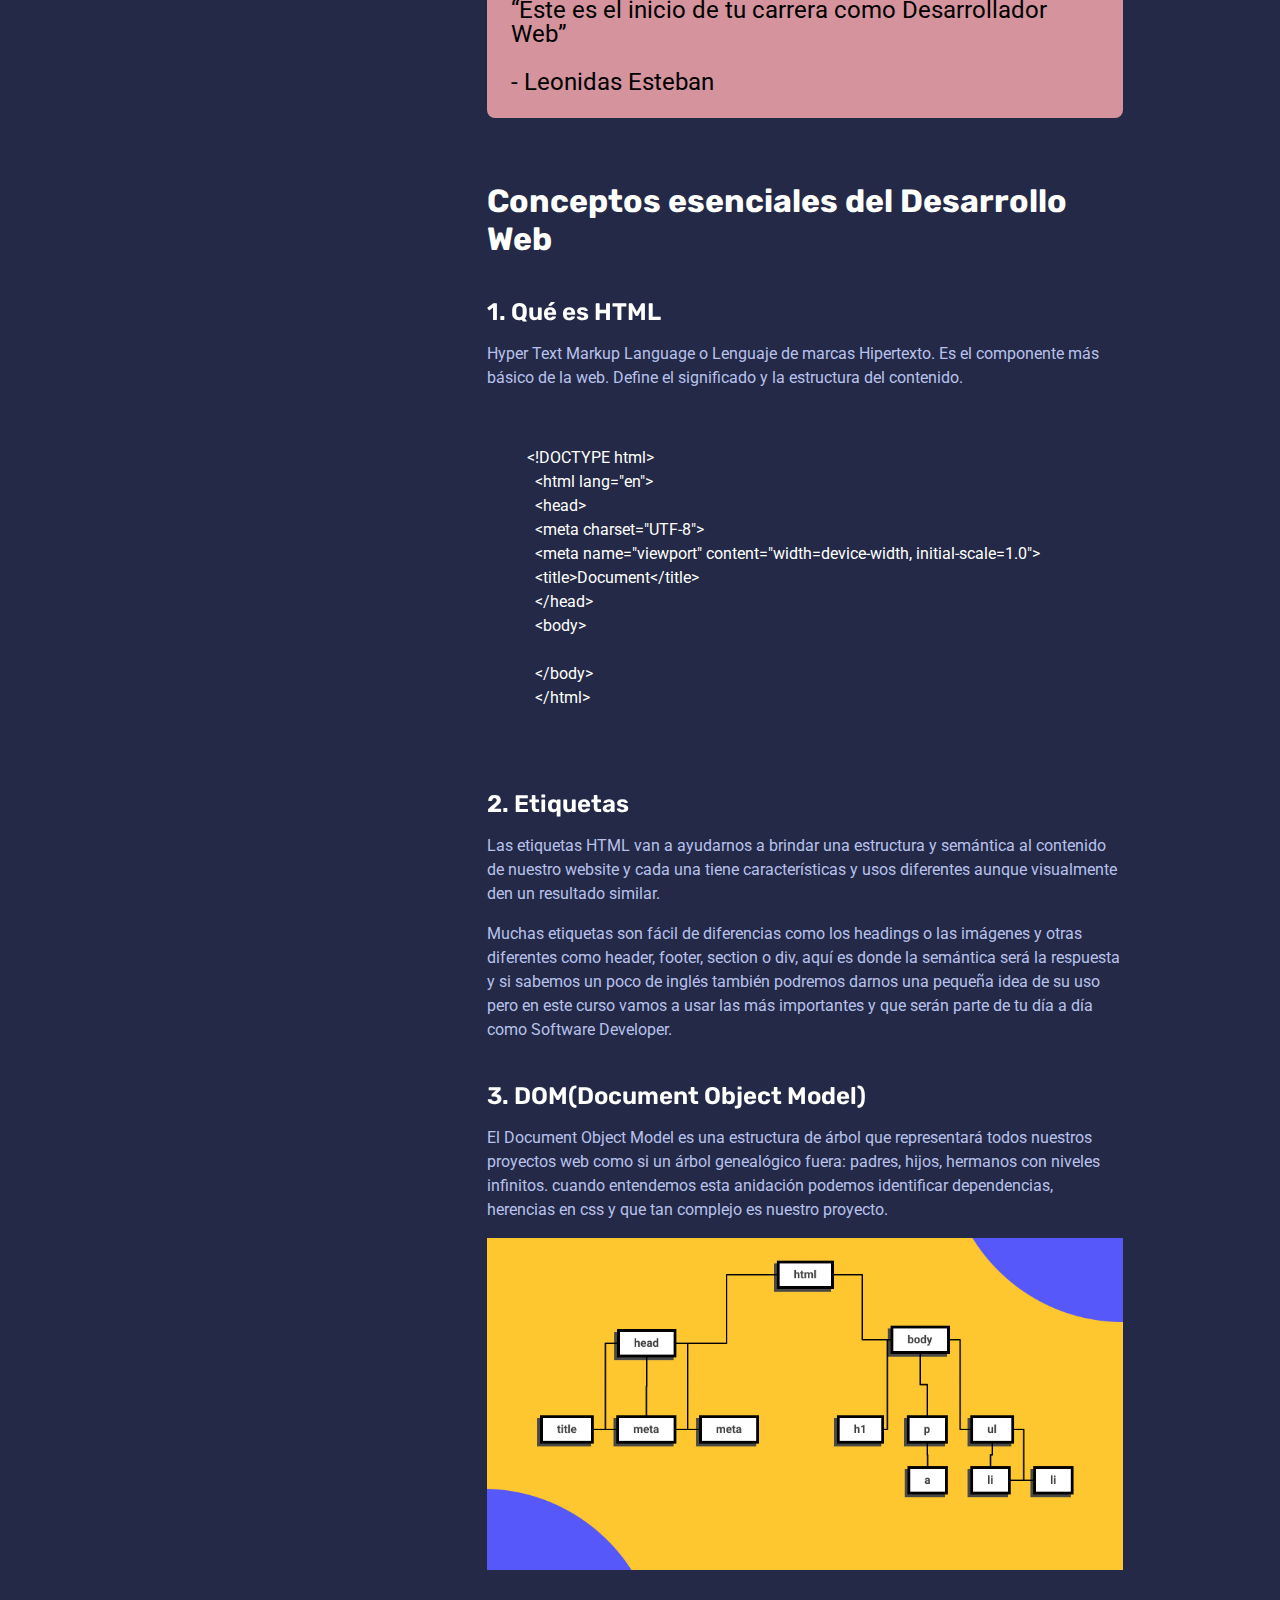
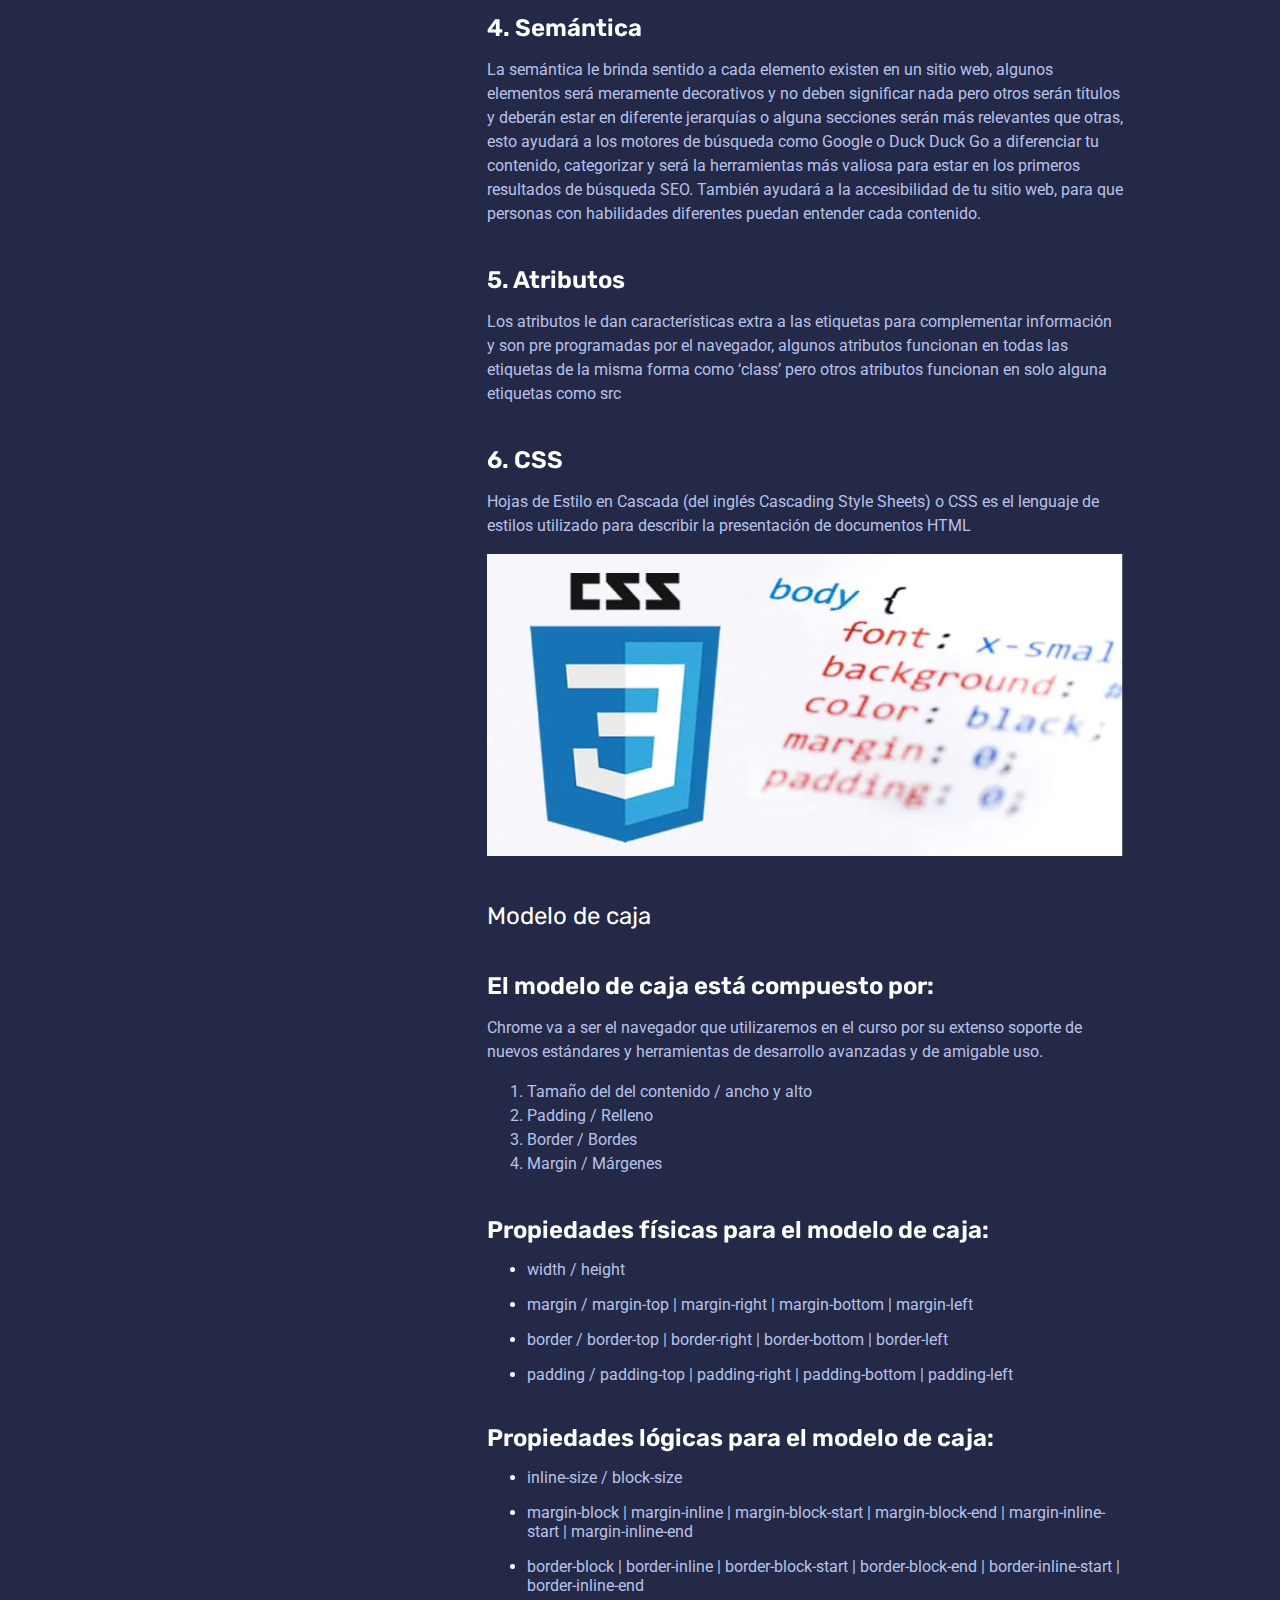
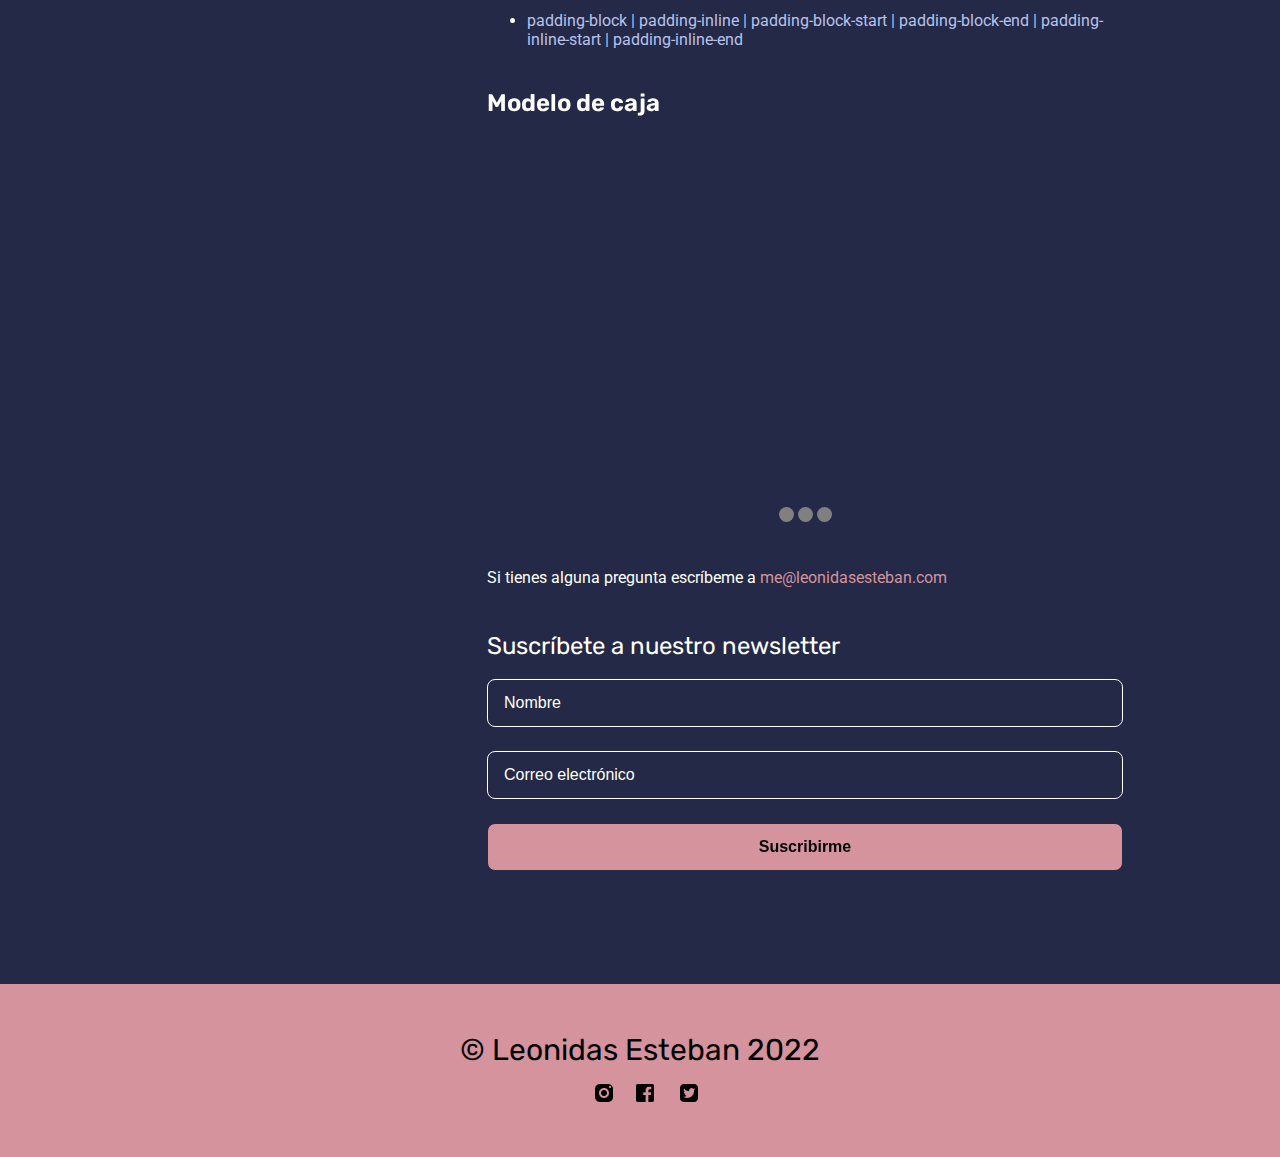
<file: index5.html>
<!DOCTYPE html>
<html lang="es">

<head>
  <meta charset="UTF-8">
  <meta http-equiv="X-UA-Compatible" content="IE=edge">
  <meta name="viewport" content="width=device-width, initial-scale=1.0">
  <link rel="preconnect" href="https://fonts.googleapis.com">
  <link rel="preconnect" href="https://fonts.gstatic.com" crossorigin>
  <link
    href="https://fonts.googleapis.com/css2?family=Montserrat:wght@400;500;700&family=Nunito:wght@400;600;700&family=Roboto:wght@400;500;700&family=Rubik:wght@400;500;700&display=swap"
    rel="stylesheet">
  <link rel="stylesheet" href="./css/styles.css">
  <link rel="stylesheet" href="./css/styles5.css">
  <!-- <link rel="stylesheet" href="./css/fonts.css"> -->
  <title>Nemium</title>
</head>

<body>
  <div class="main-wrapper">
    <div class="header">
      <div class="wrapper">
        <div class="variant-content">
          <div class="variant">
            <p>Variante del Proyecto</p>
            <nav>
              <ul>
                <li><a href="index.html">Nemium A</a></li>
                <li><a href="#">Nemium B</a></li>
                <li><a href="index3.html">Nemium C</a></li>
                <li><a href="index4.html">Nemium D</a></li>
                <li class="active"><a href="index5.html">Nemium E</a></li>
              </ul>
            </nav>
          </div>

        </div>
        <div class="header-content">
          <header>
            <p>CONTENIDO</p>
            <nav>
              <details open>
                <summary>
                  Setup
                </summary>
                <ol>
                  <li><a href="#chrome">Chrome</a></li>
                  <li><a href="#vscode">Visual Studio Code</a></li>
                  <li><a href="#figma">Figma</a></li>
                  <li><a href="#github">GitHub</a></li>
                </ol>
              </details>
              <details>
                <summary>Conceptos esenciales del Desarrollo Web</summary>
                <ol>
                  <li><a href="#html">Qué es HTML </a></li>
                  <li><a href="#etiquetas">Etiquetas</a></li>
                  <li><a href="#dom">DOM</a></li>
                  <li><a href="#semantica">Semántica</a></li>
                  <li><a href="#atributos">Atributos</a></li>
                  <li><a href="#css">Qué es CSS</a> </li>
                </ol>
              </details>
            </nav>
          </header>
        </div>
      </div>
    </div>
    <main class="main">
      <div class="wrapper">
        <div class="main-content">
          <h1>Curso esencial de HTML y CSS</h1>
          <p>Este es el inicio de tu carrera como Desarrollador Web, empezarás aprendiendo HTML y CSS para la creación
            de
            contenidos, en el nivel 2 aprenderás de componentes y en 3 sobre layouts.</p>
          <hr>
          <section class="section-content">

            <h2>Setup</h2>
            <picture>
              <img src="./images/chrome.png" alt="Logo del navegador web Google Chrome">
            </picture>
            <h3 id="chrome">Google Chrome</h3>
            <p>Chrome va a ser el navegador que utilizaremos en el curso por su extenso soporte de nuevos estándares y
              herramientas de desarrollo avanzadas y de amigable uso.</p>
            <picture>
              <img src="./images/vscode.png" alt="Logo del editor de codigo Visual Studio Code">
            </picture>
            <h3 id="vscode">Visual Studio Code</h3>
            <p>
              Visual Studio Code es el editor de texto más popular y potente del mercado actualmente, su fácil uso y la
              capacidad
              de extenderlo por medio de plugins lo hace el complemento perfecto para cualquier programador sin importar
              el
              lenguaje en el que se desemvuelva.
            </p>
            <picture>
              <img src="./images/figma.png" alt="Logo del editor Figma">
            </picture>
            <h3 id="figma">Figma</h3>
            <p>Figma es una la herramienta más popular en la actualidad para entregar diseños a los desarrolladores para
              su
              implementación por su fácil uso porque puede ser usado directamente desde el navegador.</p>
            <picture>
              <svg id="icons" viewBox="0 0 80 80" xmlns="http://www.w3.org/2000/svg">
                <path
                  d=" M 28.43 2.62 C 39.24 -0.50 51.45 0.84 61.01 6.91 C 71.75 13.42 78.78 25.20 80.00 37.64 L 80.00 42.57 C 78.98 59.34 66.50 74.76 50.08 78.69 C 49.39 72.00 51.49 64.61 47.68 58.58 C 53.37 57.87 59.63 55.88 62.72 50.67 C 66.49 43.78 66.75 34.60 61.73 28.24 C 62.01 24.65 63.03 20.25 60.41 17.27 C 56.59 17.70 53.25 19.68 49.95 21.49 C 43.37 19.92 36.53 19.99 29.94 21.48 C 26.53 19.37 22.80 17.80 18.83 17.13 C 17.81 20.72 17.48 24.47 18.23 28.15 C 11.57 36.76 13.63 52.26 24.35 56.61 C 26.86 57.70 29.58 58.12 32.25 58.67 C 31.40 60.53 30.58 62.41 29.80 64.30 C 27.41 64.66 24.82 65.57 22.49 64.49 C 19.05 62.64 17.75 58.10 13.88 56.89 C 12.93 56.82 11.03 56.69 10.08 56.62 C 12.05 58.77 14.37 60.68 15.74 63.30 C 16.99 65.31 17.85 67.91 20.22 68.88 C 23.29 70.28 26.78 69.85 30.06 69.77 C 30.06 72.74 30.06 75.70 30.02 78.67 C 13.80 74.87 1.46 59.90 0.00 43.42 L 0.00 38.29 C 0.95 22.03 12.78 7.15 28.43 2.62 Z" />
              </svg>
            </picture>
            <h3 id="github">GitHub</h3>
            <p>Así como en Facebook te encuentran tus amigos, en Github te encuentran otras programadoras y
              programadores de
              todo
              el mundo, en vez de subir fotos de tus viajes aquí subes tu código y puedes elegir hacerlo “open source” o
              guardarlo
              de manera privada, Github será esencial para almacenar tu futuro portafolio.</p>
            <blockquote>
              <p>
                “Este es el inicio de tu carrera como Desarrollador Web”
              </p>
              <p>
                <span>
                  Leonidas Esteban
                </span>
              </p>
            </blockquote>
          </section>
          <hr>
          <section class="section-content">
            <h2>Conceptos esenciales del Desarrollo Web</h2>
            <h3 id="html">Qué es HTML</h3>
            <p>Hyper Text Markup Language o Lenguaje de marcas Hipertexto. Es el componente más básico de la web. Define
              el
              significado y la estructura del contenido.</p>
            <pre>
&lt;!DOCTYPE html&gt;
  &lt;html lang=&quot;en&quot;&gt;
  &lt;head&gt;
  &lt;meta charset=&quot;UTF-8&quot;&gt;
  &lt;meta name=&quot;viewport&quot; content=&quot;width=device-width, initial-scale=1.0&quot;&gt;
  &lt;title&gt;Document&lt;/title&gt;
  &lt;/head&gt;
  &lt;body&gt;
  
  &lt;/body&gt;
  &lt;/html&gt;
</pre>
            <h3 id="etiquetas">Etiquetas</h3>
            <p>Las etiquetas HTML van a ayudarnos a brindar una estructura y semántica al contenido de nuestro website y
              cada
              una
              tiene características y usos diferentes aunque visualmente den un resultado similar.</p>
            <p>Muchas etiquetas son fácil de diferencias como los headings o las imágenes y otras diferentes como
              header,
              footer,
              section o div, aquí es donde la semántica será la respuesta y si sabemos un poco de inglés también
              podremos
              darnos
              una pequeña idea de su uso pero en este curso vamos a usar las más importantes y que serán parte de tu día
              a día
              como Software Developer.</p>
            <h3 id="dom">DOM(Document Object Model)</h3>
            <p>El Document Object Model es una estructura de árbol que representará todos nuestros proyectos web como si
              un
              árbol
              genealógico fuera: padres, hijos, hermanos con niveles infinitos. cuando entendemos esta anidación podemos
              identificar dependencias, herencias en css y que tan complejo es nuestro proyecto.</p>
            <img src="./images/dom.webp" alt="Estructura del arbol del Document object model (DOM)">
            <h3 id="semantica">Semántica</h3>
            <p>La semántica le brinda sentido a cada elemento existen en un sitio web, algunos elementos será meramente
              decorativos y no deben significar nada pero otros serán títulos y deberán estar en diferente jerarquías o
              alguna
              secciones serán más relevantes que otras, esto ayudará a los motores de búsqueda como Google o Duck Duck
              Go a
              diferenciar tu contenido, categorizar y será la herramientas más valiosa para estar en los primeros
              resultados
              de
              búsqueda SEO. También ayudará a la accesibilidad de tu sitio web, para que personas con habilidades
              diferentes
              puedan entender cada contenido.</p>
            <h3 id="atributos">Atributos</h3>
            <p>Los atributos le dan características extra a las etiquetas para complementar información y son pre
              programadas
              por
              el navegador, algunos atributos funcionan en todas las etiquetas de la misma forma como ‘class’ pero otros
              atributos
              funcionan en solo alguna etiquetas como src</p>
            <h3 id="css">CSS</h3>
            <p>Hojas de Estilo en Cascada (del inglés Cascading Style Sheets) o CSS es el lenguaje de estilos utilizado
              para
              describir la presentación de documentos HTML</p>
            <img src="./images/imagecss.webp" alt="imagen referecial a css y su estructura">
          </section>
          <hr>
          <section class="section-content model-box">


            <h2>Modelo de caja</h2>
            <h3>El modelo de caja está compuesto por:</h3>
            <p>Chrome va a ser el navegador que utilizaremos en el curso por su extenso soporte de nuevos estándares y
              herramientas de desarrollo avanzadas y de amigable uso.</p>
            <ol>
              <li>Tamaño del del contenido / ancho y alto</li>
              <li>Padding / Relleno</li>
              <li>Border / Bordes</li>
              <li>Margin / Márgenes</li>
            </ol>
            <h3>Propiedades físicas para el modelo de caja:</h3>
            <ul>
              <li>width / height</li>
              <li>margin / margin-top | margin-right | margin-bottom | margin-left</li>
              <li>border / border-top | border-right | border-bottom | border-left</li>
              <li>padding / padding-top | padding-right | padding-bottom | padding-left</li>
            </ul>
            <h3>Propiedades lógicas para el modelo de caja:</h3>
            <ul>
              <li>inline-size / block-size</li>
              <li>margin-block | margin-inline | margin-block-start | margin-block-end | margin-inline-start |
                margin-inline-end
              </li>
              <li>border-block | border-inline | border-block-start | border-block-end | border-inline-start |
                border-inline-end
              </li>
              <li>padding-block | padding-inline | padding-block-start | padding-block-end | padding-inline-start |
                padding-inline-end</li>
            </ul>

            <h3>Modelo de caja</h3>
            <div class="section-content">
              <div class="slider">
                <scroll-container class="slider-container">
                  <scroll-page class="slider-slide">
                    <iframe id="slide1" class="video" width="560" height="315"
                      src="https://www.youtube.com/embed/5f5Ig_U2Bpk" title="YouTube video player" frameborder="0"
                      allow="accelerometer; autoplay; clipboard-write; encrypted-media; gyroscope; picture-in-picture"
                      allowfullscreen></iframe>
                  </scroll-page>
                  <scroll-page class="slider-slide">
                    <iframe id="slide2" class="video" width="560" height="315"
                      src="https://www.youtube.com/embed/GGw-00NLRSg" title="YouTube video player" frameborder="0"
                      allow="accelerometer; autoplay; clipboard-write; encrypted-media; gyroscope; picture-in-picture"
                      allowfullscreen></iframe>
                  </scroll-page>
                  <scroll-page class="slider-slide">
                    <iframe id="slide3" class="video" width="560" height="315"
                      src="https://www.youtube.com/embed/129HfPylOig" title="YouTube video player" frameborder="0"
                      allow="accelerometer; autoplay; clipboard-write; encrypted-media; gyroscope; picture-in-picture"
                      allowfullscreen></iframe>
                  </scroll-page>
                </scroll-container>
                <div class="slider-bullet-list">
                  <a class="slider-bullet" href="#slide1"></a>
                  <a class="slider-bullet" href="#slide2"></a>
                  <a class="slider-bullet" href="#slide3"></a>
                </div>

              </div>
            </div>
          </section>
          <p class="link-mail">Si tienes alguna pregunta escríbeme a
            <a href="mailto:me@leonidasesteban.com">me@leonidasesteban.com</a>
          </p>
          <div class="section-content">
            <h2>Suscríbete a nuestro newsletter</h2>
            <form class="form" action="#">
              <input type="text" placeholder="Nombre">
              <div class="btn-content">
                <input type="text" placeholder="Correo electrónico">
                <input type="submit" value="Suscribirme">
              </div>
            </form>
          </div>
        </div>
      </div>

    </main>
  </div>

  <footer>
    <div class="footer-content">
      <h2>&copy; Leonidas Esteban 2022</h2>
      <div class="socials-content">
        <a href="" class="socials-link">
          <img src="icons/ig.png" alt="">
        </a>
        <a href="" class="socials-link">
          <img src="icons/fb.png" alt="">
        </a>
        <a href="" class="socials-link">
          <img src="icons/tw.png" alt="">
        </a>
      </div>
    </div>
  </footer>
</body>

</html>
</file>
<file: css/styles.css>
/* @font-face {
  font-family: charter;
  src: url(../font/charter-regular.otf);
  font-style: normal;
  font-weight: 400;
}

@font-face {
  font-family: charter;
  src: url(../font/charter-italic.otf);
  font-style: italic;
  font-weight: 400;
}

@font-face {
  font-family: charter;
  src: url(../font/charter-bold.otf);
  font-style: normal;
  font-weight: bold;
}

@font-face {
  font-family: charter;
  src: url(../font/charter-bold-italic.otf);
  font-style: italic;
  font-weight: bold;
} */

:root {
  --white: #ffffff;
  --grey30: #424242;
  --grey20: #616161;
  --grey10: #808080;
  --black30: #000000;
  --Black20: #212429;
  --black10: #212121;
  --yellow: #FEC62E;
}

* {
  -webkit-box-sizing: border-box;
  box-sizing: border-box;
}

html {
  scroll-behavior: smooth;
}

body {
  font-family: 'roboto', sans-serif;
  color: #212121;
  margin: 0;
  font-size: 100%;
  -webkit-box-sizing: border-box;
  box-sizing: border-box;
}

h1,
h2,
h3 {
  font-weight: normal;
}

h1 {
  font-size: 3.75rem;
  margin-block: 4rem 1rem;
  margin-inline: 0.625rem;
}

h2 {
  font-size: 2rem;
  margin-block: 4rem 2.5rem;
}

h3 {
  font-size: 1.5rem;
  margin-block: 1rem 1.5rem;
}

hr {
  border: 1px solid var(--grey20);
  opacity: 0.2;
}

p {
  line-height: 24px;
  color: var(--grey30);
}

details {
  cursor: pointer;
}

summary {
  color: var(--grey20);
  font-weight: 700;
}

header {
  font-size: 14px;
  width: 188px;
  color: var(--grey10);
  position: absolute;
  z-index: 1;
  top: 404px;
  left: -188px;
}

header p {
  color: var(--grey20);

}

header ol {
  -webkit-padding-start: 1rem;
  padding-inline-start: 1rem;
}

header li {
  -webkit-margin-after: 1rem;
  margin-block-end: 1rem;
}

header details:first-of-type li:last-of-type {
  -webkit-margin-after: 24px;
  margin-block-end: 24px;
}

header li,
a {
  color: var(--grey10);
  text-decoration: none;
  line-height: 24px;
}

nav details summary {
  font-weight: bold;
  line-height: 24px;
}

pre {
  background-color: var(--yellow);
  padding-inline: 2.5rem;
  padding-block: 2.5rem;
  font-family: 'Roboto';
  line-height: 1.5rem;
  -ms-flex-item-align: stretch;
  align-self: stretch;
  white-space: pre-wrap;
}

picture {
  position: relative;
  width: 80px;
  height: 80px;
  border-radius: 40px;
  background-color: #000000;
}

blockquote {
  font-size: 24px;
  margin: 32px 0;
  /* padding-left: 1rem; */
  -webkit-padding-start: 1rem;
  padding-inline-start: 1rem;
  border-left: 4px solid var(--black10);
  line-height: 24px;
}

blockquote span {
  color: var(--grey20);
}

blockquote span::before {
  content: '-';
}

.debug {
  outline: 1px solid red;
  /*primera forma con outline*/
  /*box-shadow: inset 0 0 0 1px red; /*segunda forma con sombras*/
  /*border: 1px solid red; /*tercera forma con border*/
}

.header {
  position: -webkit-sticky;
  position: sticky;
  top: -350px;
}

.header-variant {
  position: relative;
}

.wrapper {
  max-inline-size: 902px;
  /* width: 902px; */
  margin: auto;
}

.header-content {
  position: absolute;
}

/* .header-content, .variant-content{
  position: absolute;
} */
/* .variant{
  font-size: 14px;
  width: 188px;
  color: var(--grey10);
  position: absolute;
  z-index: 1;
  top: 64px;
  left: -188px;
} */

/*solo test para que no sea un componente sticky y quede fijo en un lugar dejando solo al navs*/

.active {
  background-color: var(--black30);
  border-radius: 4px;
}

.active a {
  color: var(--white);
  font-weight: 500;
}

.variant p,
header p {
  -webkit-margin-before: 0;
  margin-block-start: 0;
  -webkit-margin-after: 16px;
  margin-block-end: 16px;
}

.variant li {
  display: -webkit-box;
  display: -ms-flexbox;
  display: flex;
  padding: 8px;
  /* height: 40px; */
  block-size: 40px;
}

.variant li:hover,
.variant li:hover a {
  color: var(--black30);
}

.variant li.active:hover a {
  color: var(--white);
}

.variant ul {
  margin-block: 0;
  -webkit-padding-start: 0px;
  padding-inline-start: 0px;
  list-style: none;
}

.variant li a {
  line-height: 24px;
  font-size: 14px;
  width: 100%;
}

.main-content {
  /* padding: 20px 24px;*/
  padding-inline: 1.5rem;
  padding-block: 1.25rem;
}

hr:first-of-type {
  margin-block: 4rem;
}

.hero {
  background-image: -o-linear-gradient(bottom, rgba(255, 255, 255, .25), transparent), url(../images/patron.png);
  background-image: -webkit-gradient(linear, left bottom, left top, from(rgba(255, 255, 255, .25)), to(transparent)), url(../images/patron.png);
  background-image: linear-gradient(to top, rgba(255, 255, 255, .25), transparent), url(../images/patron.png);
  background-color: #212429;
  background-size: 7.4%;
  /* height: 21.875rem; */
  block-size: 21.875rem;
  width: 100%;
}

.section-content {
  counter-reset: titleList;
}

.section-content picture {
  display: -webkit-box;
  display: -ms-flexbox;
  display: flex;
  /*margin: 2.5rem 0 0; se reemplazo porque padding rompia el diseño del picture*/
  -webkit-margin-before: 2.5rem;
  margin-block-start: 2.5rem;
  /* width: 80px; */
  inline-size: 80px;
  /* height: 80px; */
  block-size: 80px;
  border-radius: 60px;
  background-color: var(--black30);
}

.section-content picture:last-of-type {
  background-color: var(--white);
}

.section-content img {
  /* max-width: 100%; */
  max-inline-size: 100%;
}

.section-content picture.white {
  background-color: var(--black30);
}

.section-content picture.white svg {
  fill: var(--white);
}

.section-content ol li {
  line-height: 1.5rem;
}

.section-content ul li {
  -webkit-margin-after: 1rem;
  margin-block-end: 1rem;
}

.section-content+hr {
  display: none;
}

.section-content h3::before {
  content: counter(titleList) ". ";
}

.section-content h3 {
  counter-increment: titleList;
  padding-bottom: 8px;
  -webkit-margin-before: 40px;
  margin-block-start: 40px;
  -webkit-margin-after: 16px;
  margin-block-end: 16px;
  position: relative;
}

.section-content h3::after {
  content: '';
  display: inline-block;
  width: 2rem;
  height: 0.25rem;
  background-color: var(--grey30);
  position: absolute;
  left: 0;
  bottom: 0;
}

.section-content.model-box h3 {
  counter-increment: none;
}

.section-content.model-box h3::before {
  content: '';
}

.section-content.model-box h3::after {
  display: none;
}

#chrome,
#vscode,
#figma,
#github {
  margin-block: 16px;
}

/* slider */
.slider-container {
  display: block;
  overflow: scroll;
  overflow-x: hidden;
  scroll-behavior: smooth;
  white-space: nowrap;
  font-size: 0;
  block-size: auto;
}

.video {
  border: 1px solid blue;
  /*border de 1px para debug de box model*/
  display: inline-block;
  margin: 0;
  border: none;
  width: 100%;
  /* inline-size: 100%; */
  height: auto;
  aspect-ratio: 16/9;
}

.slider-bullet-list {
  text-align: center;
  -webkit-margin-before: 16px;
  margin-block-start: 16px;
}

.slider-bullet {
  display: inline-block;
  inline-size: 15px;
  block-size: 15px;
  border-radius: 50%;
  background-color: var(--grey10);
}

.slider-bullet:active,
.slider-bullet:hover {
  background-color: var(--grey30);
}

.link-mail {
  margin-block: 40px;
}

/* formularios */
.main-content .section-content:last-of-type h2 {
  margin-block: 40px 16px;
}

.form {
  display: -webkit-box;
  display: -ms-flexbox;
  display: flex;
  -ms-flex-wrap: wrap;
  flex-wrap: wrap;
}

.form input {
  inline-size: 280px;
  block-size: 48px;
  border: 1px solid var(--grey20);
  border-radius: 90px;
  -webkit-margin-end: 16px;
  margin-inline-end: 16px;
  padding-inline: 16px;
  padding-block: 12px;
  font-size: 1rem;
}

.btn-content input[type="text"] {
  inline-size: 337px;
  -webkit-padding-end: 130px;
  padding-inline-end: 130px;
}

.form input[type="submit"] {
  position: absolute;
  inline-size: 119px;
  inset-inline-end: 16px;
  -webkit-margin-end: 0;
  margin-inline-end: 0;
  background-color: var(--black30);
  color: var(--white);
  cursor: pointer;
}

.form input[type="submit"]:hover {
  background-color: var(--Black20);
  color: var(--white);
}

.btn-content {
  display: -webkit-box;
  display: -ms-flexbox;
  display: flex;
  position: relative;
}

/* footer */
footer {
  background-color: var(--black30);
  padding-block: 48px;
  padding-inline: auto;
  color: var(--white);
  text-align: center;
}

footer h2 {
  margin: 0;
}

.socials-content {
  -webkit-margin-before: 16px;
  margin-block-start: 16px;
}

.socials-content a {
  -webkit-margin-start: 16px;
  margin-inline-start: 16px;
  padding: 3px;
}

.socials-content a:first-of-type {
  padding: 0;
}

/* responsive */
@media screen and (max-width: 767px) {
  h2 {
    font-size: 24px;
    margin-block: 40px 24px;
  }

  h3 {
    font-size: 20px;
  }

  .hero {
    height: 96px;
  }

  .header {
    position: relative;
    top: 0;
  }

  .variant-content {
    position: relative;
  }

  .header-content {
    display: none;
  }

  .variant {
    position: relative;
    width: 100%;
    padding-inline: 16px;
    margin-block: 16px;
    top: 0;
    left: 0;
  }

  .main-content {
    padding-inline: 16px;
    padding-block: 0px;
  }

  .main-content h1 {
    font-size: 24px;
    line-height: 28.13px;
    -webkit-margin-before: 40px;
    margin-block-start: 40px;
    -webkit-margin-after: 16px;
    margin-block-end: 16px;
    margin-inline: 0px;
  }

  hr:first-of-type {
    margin-block: 40px;
  }

  .section-content picture {
    -webkit-margin-before: 24px;
    margin-block-start: 24px;
  }

  blockquote {
    margin-block: 40px;
  }

  .section-content h3 {
    margin-block: 24px 16px;
  }

  .form {
    -webkit-box-pack: center;
    -ms-flex-pack: center;
    justify-content: center;
  }

  .btn-content {
    -webkit-margin-start: 0px;
    margin-inline-start: 0px;
    -webkit-margin-before: 1rem;
    margin-block-start: 1rem;
  }

  .btn-content input[type="text"],
  .form input {
    inline-size: 328px;
    -webkit-margin-end: 0px;
    margin-inline-end: 0px;
  }

  .form input[type="submit"] {
    inset-inline-end: 0;
  }

  .main-content>.section-content:last-child {
    -webkit-margin-after: 40px;
    margin-block-end: 40px;
  }
}

@media screen and (min-width: 768px) and (max-width: 1023px) {
  .header {
    position: relative;
    top: 0;
  }

  .variant-content {
    position: relative;
  }

  .header-content {
    display: none;
  }

  .variant {
    position: relative;
    width: 100%;
    padding-inline: 16px;
    margin-block: 16px;
    top: 0;
    left: 0;
  }

  .main-content {
    padding-inline: 16px;
    padding-block: 0px;
  }

  .main-content h1 {
    font-size: 24px;
    line-height: 28.13px;
    -webkit-margin-before: 40px;
    margin-block-start: 40px;
    -webkit-margin-after: 16px;
    margin-block-end: 16px;
    margin-inline: 0px;
  }

  hr:first-of-type {
    margin-block: 40px;
  }

  .section-content picture {
    -webkit-margin-before: 24px;
    margin-block-start: 24px;
  }

  blockquote {
    margin-block: 40px;
  }

  .section-content h3 {
    margin-block: 24px 16px;
  }

  .form {
    -webkit-box-pack: center;
    -ms-flex-pack: center;
    justify-content: center;
    -webkit-box-align: center;
    -ms-flex-align: center;
    align-items: center;
  }

  .btn-content {
    -webkit-margin-start: 1rem;
    margin-inline-start: 1rem;
    -webkit-margin-before: 0px;
    margin-block-start: 0px;
  }

  .btn-content input[type="text"],
  .form input {
    inline-size: 328px;
    -webkit-margin-end: 0px;
    margin-inline-end: 0px;
  }

  .form input[type="submit"] {
    inset-inline-end: 0;
  }

  .main-content>.section-content:last-child {
    -webkit-margin-after: 40px;
    margin-block-end: 40px;
  }
}

@media screen and (min-width:1024px) and (max-width: 1439px) {
  h2 {
    font-size: 2rem;
    margin-block: 4rem 2.5rem;
  }

  h3 {
    font-size: 1.5rem;
  }

  .hero {
    height: 21.875rem;
  }

  .header {
    position: -webkit-sticky;
    position: sticky;
    top: -364px;
  }

  header {
    width: 140px;
    top: 370px;
    left: -140px;
  }

  .header-content nav {
    /* overflow-x: hidden;
    overflow-y: scroll; */
    max-block-size: 200px;
    scroll-behavior: smooth;
  }

  .header-content nav::-webkit-scrollbar {
    width: 8px;
    border-radius: 4px;
    background-color: #f1f1f1;
  }

  .header-content nav::-webkit-scrollbar-thumb {
    border-radius: 4px;
    background-color: #cccccc;
  }

  .header-content {
    display: block;
  }

  .variant-content {
    position: absolute;
  }

  .variant {
    position: relative;
    inline-size: 140px;
    left: -140px;
    top: 64px;
  }

  .main-content {
    padding-inline: 1.25rem;
    padding-block: 1.5rem;
  }

  h1 {
    font-size: 3.75rem;
    margin-block: 4rem 1rem;
    margin-inline: 0.625rem;
  }

  hr:first-of-type {
    margin-block: 4rem;
  }

  .section-content picture {
    -webkit-margin-before: 2.5rem;
    margin-block-start: 2.5rem
  }

  blockquote {
    margin: 32px 0;
  }

  .section-content h3 {
    -webkit-margin-before: 40px;
    margin-block-start: 40px;
    -webkit-margin-after: 16px;
    margin-block-end: 16px;
  }

  .main-content>.section-content:last-child {
    -webkit-margin-after: 89px;
    margin-block-end: 89px;
  }

  .form {
    -webkit-box-pack: left;
    -ms-flex-pack: left;
    justify-content: left;
  }

  .btn-content {
    -webkit-margin-start: 1rem;
    margin-inline-start: 1rem;
    -webkit-margin-before: 0px;
    margin-block-start: 0px;
  }

  .main-content h1 {
    font-size: 60px;
    line-height: 70.31px;
  }

}

@media screen and (min-width:1440px) {
  .header-content nav {
    max-block-size: 400px;
  }

  header {
    width: 188px;
    top: 404px;
    left: -188px;
  }

  .header {
    position: -webkit-sticky;
    position: sticky;
    top: -364px;
  }

  .variant-content {
    position: absolute;
  }

  .variant {
    position: relative;
    inline-size: 140px;
    left: -140px;
    top: 64px;
  }

  .header-content nav {
    /* overflow-x: hidden;
    overflow-y: scroll; */
    max-block-size: 200px;
    scroll-behavior: smooth;
  }

  .variant-content {
    position: absolute;
  }

  .header-content {
    display: block;
  }

  .variant {
    width: 188px;
    top: 64px;
    left: -188px;
  }

  summary {
    cursor: pointer;
  }

  details ol a {
    display: -webkit-box;
    display: -ms-flexbox;
    display: flex;
    inline-size: 100%;
  }

  details ol li:hover,
  details ol a:hover {
    color: var(--Black20);
    font-weight: 500;
  }

  .main-content>.section-content:last-child {
    -webkit-margin-after: 89px;
    margin-block-end: 89px;
  }
}
</file>
<file: css/styles2.css>
:root {
  --gris10: #A5A3A5;
  --gris20: #3A3539;
  --black20-2: #251F24;
  --blue: #157EFB;
}

h1,
h2,
h3 {
  color: var(--white);
  font-family: 'Nunito', sans-serif;
}

h1,
h2 {
  font-weight: 700;
}

h3 {
  font-weight: 600;
}

p,
a,
span {
  color: var(--gris10);
  font-family: 'Nunito', sans-serif;
}

blockquote {
  background-color: var(--gris20);
  padding-block: 24px;
  padding-inline: 24px;
  border-radius: 8px;
  border: none;
  margin-block: 80px 63px;
}

blockquote p,
blockquote span {
  color: var(--white);
}

pre {
  background-color: var(--gris20);
  color: var(--white);
  border-radius: 8px;
}

.variant li:hover,
.variant li:hover a {
  color: var(--white);
}

header>p {
  font-weight: 700;
}

header {
  width: 100%;
}

nav details summary {
  font-size: 14px;
  font-family: 'Nunito';
  inline-size: 80%;
}

.variant p,
header p {
  color: var(--white);
}

.wrapper {
  inline-size: 966px;
}

.main .wrapper {
  inline-size: 636px;
}

.main-wrapper {
  display: -webkit-box;
  display: -ms-flexbox;
  display: flex;
  inline-size: 100%;
  -webkit-box-pack: center;
  -ms-flex-pack: center;
  justify-content: center;
  background: #251F24;
  /* align-items: center; */
}

.main-content h1 {
  margin-block: 4rem 1rem;
  margin-inline: 0em;
}

.header {
  position: relative;
  width: 306px;
  top: 0px;
}

.header-content ol a {
  display: block;
  block-size: 100%;
  inline-size: 100%;
}

.hero {
  background: -o-linear-gradient(353.93deg, #314755 30.63%, #26A0DA 102.18%);
  background: linear-gradient(96.07deg, #314755 30.63%, #26A0DA 102.18%);
}

.section-content h3 {
  padding-bottom: 0px;
}

.section-content h3::after {
  display: none;
}

.section-content picture {
  background-color: var(--white);
}

.section-content picture:last-of-type {
  background-color: var(--black30);
}

.section-content picture:last-of-type svg {
  fill: var(--white);
}

summary {
  color: var(--white);
  font-weight: 700;
}

details ol li:hover,
details ol a:hover {
  color: var(--white);
  font-weight: normal;
}

.section-content.model-box li {
  color: var(--gris10)
}

.section-content.model-box ul li::marker {
  color: var(--white);
}

.main-content .section-content:last-of-type h2 {
  font-weight: 400;
  font-size: 24px;
  line-height: 32.74px;
}

.section-content ul li,
.section-content ol li {
  color: var(--gris10);
}

.section-content ul li::marker,
.section-content ol li::marker {
  color: var(--white);
}

.slider-bullet:hover {
  background-color: var(--white);
}

.link-mail {
  color: var(--white);
}

.link-mail a {
  color: var(--blue);
}

.form {
  display: -webkit-box;
  display: -ms-flexbox;
  display: flex;
  -ms-flex-wrap: wrap;
  flex-wrap: wrap;
}

.form input {
  inline-size: 100%;
  block-size: 48px;
  border: none;
  border-radius: 8px;
  -webkit-margin-after: 24px;
  margin-block-end: 24px;
  -webkit-margin-end: 0px;
  margin-inline-end: 0px;
  padding-inline: 16px;
  padding-block: 12px;
  font-size: 1rem;
  background-color: var(--black20-2);
  border: 1px solid var(--white);
  color: var(--white);
}

.form input::-webkit-input-placeholder {
  color: var(--white);
}

.form input::-moz-placeholder {
  color: var(--white);
}

.form input:-ms-input-placeholder {
  color: var(--white);
}

.form input::-ms-input-placeholder {
  color: var(--white);
}

.form input::placeholder {
  color: var(--white);
}

.btn-content {
  display: -webkit-box;
  display: -ms-flexbox;
  display: flex;
  position: relative;
  -ms-flex-wrap: wrap;
  flex-wrap: wrap;
  width: 100%;
  -webkit-margin-before: 0px;
  margin-block-start: 0px;
}

.btn-content input[type="text"] {
  inline-size: 100%;
  -webkit-padding-end: 0px;
  padding-inline-end: 0px;
}

.form input[type="submit"] {
  position: relative;
  inline-size: 100%;
  background-color: var(--blue);
  color: var(--white);
  cursor: pointer;
  border: 1px solid var(--blue);
  inset-inline-end: 0px;
  -webkit-margin-end: 0px;
  margin-inline-end: 0px;
}

.form input[type="submit"]:hover {
  background-color: var(--blue);
  color: var(--white);
  border: 1px solid var(--white);
}

footer {
  background-color: var(--white);
}

footer h2 {
  color: var(--black20-2);
}

.socials-content a {
  -webkit-filter: grayscale(100%) invert(100%);
  filter: grayscale(100%) invert(100%);

}

/* responsive */
@media screen and (max-width: 767px) {
  .header {
    width: 100%;
  }

  .main-content h1 {
    margin-block: 2.5rem 1rem;
  }

  blockquote {
    margin-block: 40px;
  }

  .main-wrapper {
    -webkit-box-orient: vertical;
    -webkit-box-direction: normal;
    -ms-flex-direction: column;
    flex-direction: column;
  }

  .header .wrapper {
    inline-size: 100%;
  }

  .main .wrapper {
    inline-size: 100%;
  }
}

@media screen and (min-width: 768px) and (max-width: 1023px) {
  .main-wrapper {
    -webkit-box-orient: vertical;
    -webkit-box-direction: normal;
    -ms-flex-direction: column;
    flex-direction: column;
  }

  .header .wrapper {
    inline-size: 100%;
  }

  .main .wrapper {
    inline-size: 100%;
  }

  .header {
    inline-size: 636px;
    margin: 0 auto;
  }

  .header>.wrapper {
    inline-size: 636px;
    margin: 0 auto;
  }

  header {
    width: 306px;
    top: 404px;
    left: 0px;
    margin: 0 auto;
  }

  .header-content {
    display: none;
  }

  .variant {
    width: 100%;
    top: 16px;
    left: 0px;
    margin-inline: 0px;
  }

  .btn-content {
    -webkit-margin-start: 0rem;
    margin-inline-start: 0rem;
    -webkit-margin-before: 1px;
    margin-block-start: 1px;
  }
}

@media screen and (min-width:1024px) and (max-width: 1439px) {
  .header {
    position: relative;
    width: 306px;
    top: 0px;
    margin: 0;
    -webkit-margin-end: 1.5rem;
    margin-inline-end: 1.5rem;
  }

  header {
    width: 306px;
    top: 404px;
    left: 0px;
  }

  .header-content nav {
    /* overflow-x: hidden;
    overflow-y: scroll; */
    max-block-size: 200px;
    scroll-behavior: smooth;
  }

  .wrapper {
    height: 100%;
  }

  .variant-content {
    position: absolute;
  }

  .header-content {
    display: block;
    position: -webkit-sticky;
    position: sticky;
    top: -360px;
    bottom: 200px;
  }

  .variant {
    width: 306px;
    top: 64px;
    left: 0px;
  }

  .main-content {
    padding: 0;
  }

  .main-content h1 {
    font-size: 64px;
  }

  blockquote {
    display: -webkit-box;
    display: -ms-flexbox;
    display: flex;
    -webkit-box-orient: vertical;
    -webkit-box-direction: normal;
    -ms-flex-direction: column;
    flex-direction: column;
    gap: 24px;
  }

  blockquote p {
    margin: 0;
    width: 100%;
    font-size: 100%;
  }

  .btn-content {
    -webkit-margin-start: 0rem;
    margin-inline-start: 0rem;
  }
}

@media screen and (min-width:1440px) {
  header {
    width: 306px;
    top: 408px;
    left: 0px;
  }

  .header-content nav {
    /* overflow-x: hidden;
    overflow-y: scroll; */
    max-block-size: 200px;
    scroll-behavior: smooth;
  }

  .wrapper {
    height: 100%;
  }

  .variant-content {
    position: absolute;
  }

  .header-content {
    display: block;
    position: -webkit-sticky;
    position: sticky;
    top: -360px;
    bottom: 200px;
  }

  .variant {
    width: 306px;
    top: 64px;
    left: 0px;
  }

  .main-content h1 {
    font-size: 64px;
  }

  .btn-content {
    -webkit-margin-start: 0rem;
    margin-inline-start: 0rem;
  }
}
</file>
<file: css/styles3.css>
h1 {
    margin-inline: 0px;
    margin-block: 5rem 1rem;
}

pre {
    background-color: #E5E5E5;
    border-radius: 8px;
}

header {
    position: relative;
    z-index: unset;
    top: 0px;
    left: 0px;
}

.wrapper {
    max-inline-size: 966px;
}

.main-content {
    padding: 0;
}

.header {
    display: block;
    position: relative;
    top: 0;
}

.variant-content {
    position: relative;
    -webkit-margin-before: 64px;
    margin-block-start: 64px;
    -webkit-margin-after: 104px;
    margin-block-end: 104px;
}

.variant {
    padding-inline: 0;
}

.header-content {
    position: relative;
}

.header-content nav {
    max-block-size: 100%;
    border-left: 4px solid #C4C4C4;
    padding-left: 1rem;
}

/* responsive */
@media screen and (max-width: 767px) {
    .main-content {
        padding: 0 1rem;
    }

    .main-content h1 {
        font-size: 32px;
        line-height: 37.5px;
    }

    .variant-content {
        margin-block: 2.5rem;
    }

    .header-content {
        display: block;
    }

}

@media screen and (min-width: 768px) and (max-width: 1023px) {
    .header-content {
        display: block;
    }
}

@media screen and (min-width: 1024px) and (max-width: 1439px) {
    .variant {
        left: 0;
        top: 0;
        inline-size: 280px;
    }

    header {
        left: 0;
        top: 0;
        position: relative;
        width: auto;
    }

}

@media screen and (min-width:1440px) {}
</file>
<file: css/styles4.css>
:root {
  --accent: #5551FF;
  --accent2: #8E2DE2;
  --shadow: #ABAAF6;
}

.hero {
  background: -webkit-gradient(linear, left top, right top, from(rgba(142, 45, 226, 0.5)), to(rgba(74, 0, 224, 0.6))), url(../images/patron-2.png);
  background: linear-gradient(90deg, rgba(142, 45, 226, 0.5) 0%, rgba(74, 0, 224, 0.6) 100%), url(../images/patron-2.png);
  /* background-size: 3.7%; */
  block-size: 21.875rem;
  width: 100%;
}

.wrapper {
  margin-inline: 115px;
}

.variant {
  left: 902px;
  inline-size: 208px;
}

h1 {
  text-align: center;
  margin-inline: 0;
  font-weight: 700;
  font-size: 60px;
  line-height: 71px;
}

header {
  left: 902px;
  inline-size: 208px;
}

blockquote {
  inline-size: 633px;
  margin: auto;
  margin-block: 64px;
  text-align: left;
  border-left: 4px solid var(--accent2);
}

pre {
  text-align: left;
  background-color: var(--white);
  border: 8px solid var(--accent);
  -webkit-box-shadow: -10px 10px 0px var(--shadow);
  box-shadow: -10px 10px 0px var(--shadow);
  border-radius: 8px;
}

.section-content {
  text-align: center;
  border-left: 4px solid var();
}

.section-content picture {
  margin: auto;
  -webkit-margin-before: 40px;
  margin-block-start: 40px;
}

.section-content h3::after {
  display: none;
}

.modelBox {
  text-align: left;
}

.form input[type="submit"] {
  background-color: var(--accent);
}

.form input[type="submit"]:hover {
  background-color: var(--accent2);
}

.slider-bullet {
  background-color: var(--accent2);
  opacity: 0.5;
}

.slider-bullet:active,
.slider-bullet:hover {
  background-color: var(--accent);
  opacity: 1;
}

/* responsive */
@media screen and (max-width: 767px) {
  .main-content h1 {
    font-size: 28px;
    line-height: 33.18px;
  }

  .wrapper {
    margin-inline: 16px;
  }

  blockquote {
    inline-size: 100%;
  }

  blockquote p {
    line-height: 32px;
  }

  .hero {
    block-size: 92px;
  }

  .variant {
    display: block;
    left: 0;
    width: 100%;
    padding-inline: 0;
  }

  .header-content {
    display: block;
    position: relative;
  }

  header {
    inline-size: 100%;
    height: 100%;
    top: 0;
    left: 0;
    position: relative;
  }
}

@media screen and (min-width: 768px) and (max-width: 1023px) {}

@media screen and (min-width: 1024px) and (max-width: 1439px) {}

@media screen and (min-width:1440px) {}
</file>
<file: css/styles5.css>
:root {
    /* --bg: #87A6E3; */
    --bg: #232946;
    --nightLight: #B8C1EC;
    --redLight: #D4939D;
    --black: #000000;
    --white: #FFFFFE;
}

h1,
h2,
h3 {
    color: var(--white);
    font-family: 'Rubik', sans-serif;
}

h1,
h2 {
    font-weight: 700;
}

h3 {
    font-weight: 600;
}

p,
a,
span {
    color: var(--nightLight);
    font-family: 'Roboto', sans-serif;
}

blockquote {
    background-color: var(--redLight);
    padding-block: 24px;
    padding-inline: 24px;
    border-radius: 8px;
    border: none;
    margin-block: 80px 63px;
}

blockquote p,
blockquote span {
    color: var(--black);
}

pre {
    background-color: var(--bg);
    color: var(--white);
    border-radius: 8px;
}

.variant li a {
    font-weight: 500;
}

.variant li:hover,
.variant li:hover a {
    color: var(--white);
}

.variant li.active:hover a {
    color: var(--white);
}

header {
    width: 100%;
}

header>p {
    font-weight: 700;
}

header li {
    color: var(--nightLight);
}

nav details summary {
    font-size: 14px;
    font-family: 'Nunito';
    inline-size: 80%;
}

.variant p,
header p {
    color: var(--white);
}

.wrapper {
    inline-size: 966px;
}

.main .wrapper {
    inline-size: 636px;
}

.main-wrapper {
    display: -webkit-box;
    display: -ms-flexbox;
    display: flex;
    inline-size: 100%;
    -webkit-box-pack: center;
    -ms-flex-pack: center;
    justify-content: center;
    background: var(--bg);
    /* align-items: center; */
}

.main-content h1 {
    margin-block: 5.9375rem 1rem;
    margin-inline: 0em;
}

.header {
    position: relative;
    width: 306px;
    top: 0px;
}

.header .wrapper {
    inline-size: 306px;
}

.header-content ol a {
    display: block;
    block-size: 100%;
    inline-size: 100%;
}

.hero {
    background: linear-gradient(96.07deg, #314755 30.63%, #26A0DA 102.18%);
}

.section-content h3 {
    padding-bottom: 0px;
}

.section-content h3::after {
    display: none;
}

.section-content picture {
    background-color: var(--white);
}

.section-content picture:last-of-type {
    background-color: var(--black30);
}

.section-content picture:last-of-type svg {
    fill: var(--white);
}

summary {
    color: var(--white);
    font-weight: 700;
}

details ol li:hover,
details ol a:hover {
    color: var(--white);
    font-weight: normal;
}

.section-content.model-box li {
    color: var(--nightLight)
}

.section-content.model-box ul li::marker {
    color: var(--white);
}

.main-content .section-content:last-of-type h2 {
    font-weight: 400;
    font-size: 24px;
    line-height: 32.74px;
}

.section-content ul li,
.section-content ol li {
    color: var(--gris10);
}

.section-content ul li::marker,
.section-content ol li::marker {
    color: var(--nightLight);
}

.slider-bullet:hover {
    background-color: var(--white);
}

.link-mail {
    color: var(--white);
}

.link-mail a {
    color: var(--redLight);
}

.form {
    display: -webkit-box;
    display: -ms-flexbox;
    display: flex;
    -ms-flex-wrap: wrap;
    flex-wrap: wrap;
}

.form input {
    inline-size: 100%;
    block-size: 48px;
    border: none;
    border-radius: 8px;
    -webkit-margin-after: 24px;
    margin-block-end: 24px;
    -webkit-margin-end: 0px;
    margin-inline-end: 0px;
    padding-inline: 16px;
    padding-block: 12px;
    font-size: 1rem;
    background-color: var(--bg);
    border: 1px solid var(--white);
    color: var(--white);
}

.form input::-webkit-input-placeholder {
    color: var(--white);
}

.form input::-moz-placeholder {
    color: var(--white);
}

.form input:-ms-input-placeholder {
    color: var(--white);
}

.form input::-ms-input-placeholder {
    color: var(--white);
}

.form input::placeholder {
    color: var(--white);
}

.btn-content {
    display: -webkit-box;
    display: -ms-flexbox;
    display: flex;
    position: relative;
    -ms-flex-wrap: wrap;
    flex-wrap: wrap;
    width: 100%;
    -webkit-margin-before: 0px;
    margin-block-start: 0px;
}

.btn-content input[type="text"] {
    inline-size: 100%;
    -webkit-padding-end: 0px;
    padding-inline-end: 0px;
}

.form input[type="submit"] {
    position: relative;
    inline-size: 100%;
    background-color: var(--redLight);
    color: var(--black);
    cursor: pointer;
    border: 1px solid var(--bg);
    inset-inline-end: 0px;
    -webkit-margin-end: 0px;
    margin-inline-end: 0px;
    font-weight: 700;
}

.form input[type="submit"]:hover {
    background-color: var(--redLight);
    color: var(--white);
    border: 1px solid var(--white);
}

footer {
    background-color: var(--redLight);
}

footer h2 {
    color: var(--black);
    font-weight: 400;
    font-size: 30px;
    line-height: 36.57px;
}

.socials-content a {
    -webkit-filter: grayscale(100%) invert(100%);
    filter: grayscale(100%) invert(100%);

}

/* responsive */
@media screen and (max-width: 767px) {
    .header {
        width: 100%;
    }

    .main-content h1 {
        margin-block: 2.5rem 1rem;
    }

    blockquote {
        margin-block: 40px;
    }

    .main-wrapper {
        -webkit-box-orient: vertical;
        -webkit-box-direction: normal;
        -ms-flex-direction: column;
        flex-direction: column;
    }

    .header .wrapper {
        inline-size: 100%;
    }

    .main .wrapper {
        inline-size: 100%;
    }

    .variant-content {
        -webkit-margin-after: 40px;
        margin-block-end: 40px;
    }

    .header-content {
        position: relative;
        display: block;
        padding-inline: 1rem;
    }

    header {
        position: relative;
        z-index: 0;
        top: 0;
        left: 0;
    }
}

@media screen and (min-width: 768px) and (max-width: 1023px) {
    .main-wrapper {
        -webkit-box-orient: vertical;
        -webkit-box-direction: normal;
        -ms-flex-direction: column;
        flex-direction: column;
    }

    .header .wrapper {
        inline-size: 100%;
    }

    .main .wrapper {
        inline-size: 100%;
    }

    .header {
        inline-size: 636px;
        margin: 0 auto;
    }

    .header>.wrapper {
        inline-size: 636px;
        margin: 0 auto;
    }

    header {
        width: 306px;
        top: 404px;
        left: 0px;
        margin: 0 auto;
    }

    .header-content {
        display: none;
    }

    .variant {
        width: 100%;
        top: 16px;
        left: 0px;
        margin-inline: 0px;
    }

    .btn-content {
        -webkit-margin-start: 0rem;
        margin-inline-start: 0rem;
        -webkit-margin-before: 1px;
        margin-block-start: 1px;
    }
}

@media screen and (min-width:1024px) and (max-width: 1439px) {
    .header {
        position: relative;
        width: 306px;
        top: 0px;
        margin: 0;
        -webkit-margin-end: 1.5rem;
        margin-inline-end: 1.5rem;
    }

    header {
        width: 306px;
        top: 439px;
        left: 0px;
    }

    hr:first-of-type {
        margin-block: 3.625rem 2.5rem;
    }

    .header-content nav {
        /* overflow-x: hidden;
      overflow-y: scroll; */
        max-block-size: 200px;
        scroll-behavior: smooth;
    }

    .wrapper {
        height: 100%;
    }

    .variant-content {
        position: absolute;
    }

    .header-content {
        display: block;
        position: -webkit-sticky;
        position: sticky;
        top: -390px;
        bottom: 200px;
    }

    .variant {
        width: 306px;
        top: 95px;
        left: 0px;
    }

    .main-content {
        padding: 0;
    }

    .main-content h1 {
        font-size: 64px;
    }

    blockquote {
        display: -webkit-box;
        display: -ms-flexbox;
        display: flex;
        -webkit-box-orient: vertical;
        -webkit-box-direction: normal;
        -ms-flex-direction: column;
        flex-direction: column;
        gap: 24px;
    }

    blockquote p {
        margin: 0;
        width: 100%;
        font-size: 100%;
    }

    .btn-content {
        -webkit-margin-start: 0rem;
        margin-inline-start: 0rem;
    }
}

@media screen and (min-width:1440px) {
    header {
        width: 306px;
        top: 439px;
        left: 0px;
    }

    hr:first-of-type {
        margin-block: 3.625rem 2.5rem;
    }

    .header-content nav {
        /* overflow-x: hidden;
      overflow-y: scroll; */
        max-block-size: 200px;
        scroll-behavior: smooth;
    }

    .wrapper {
        height: 100%;
    }

    .variant-content {
        position: absolute;
    }

    .header-content {
        display: block;
        position: -webkit-sticky;
        position: sticky;
        top: -390px;
        bottom: 200px;
    }

    .variant {
        width: 306px;
        top: 95px;
        left: 0px;
    }

    .main-content h1 {
        font-size: 64px;
    }

    .btn-content {
        -webkit-margin-start: 0rem;
        margin-inline-start: 0rem;
    }
}
</file>
